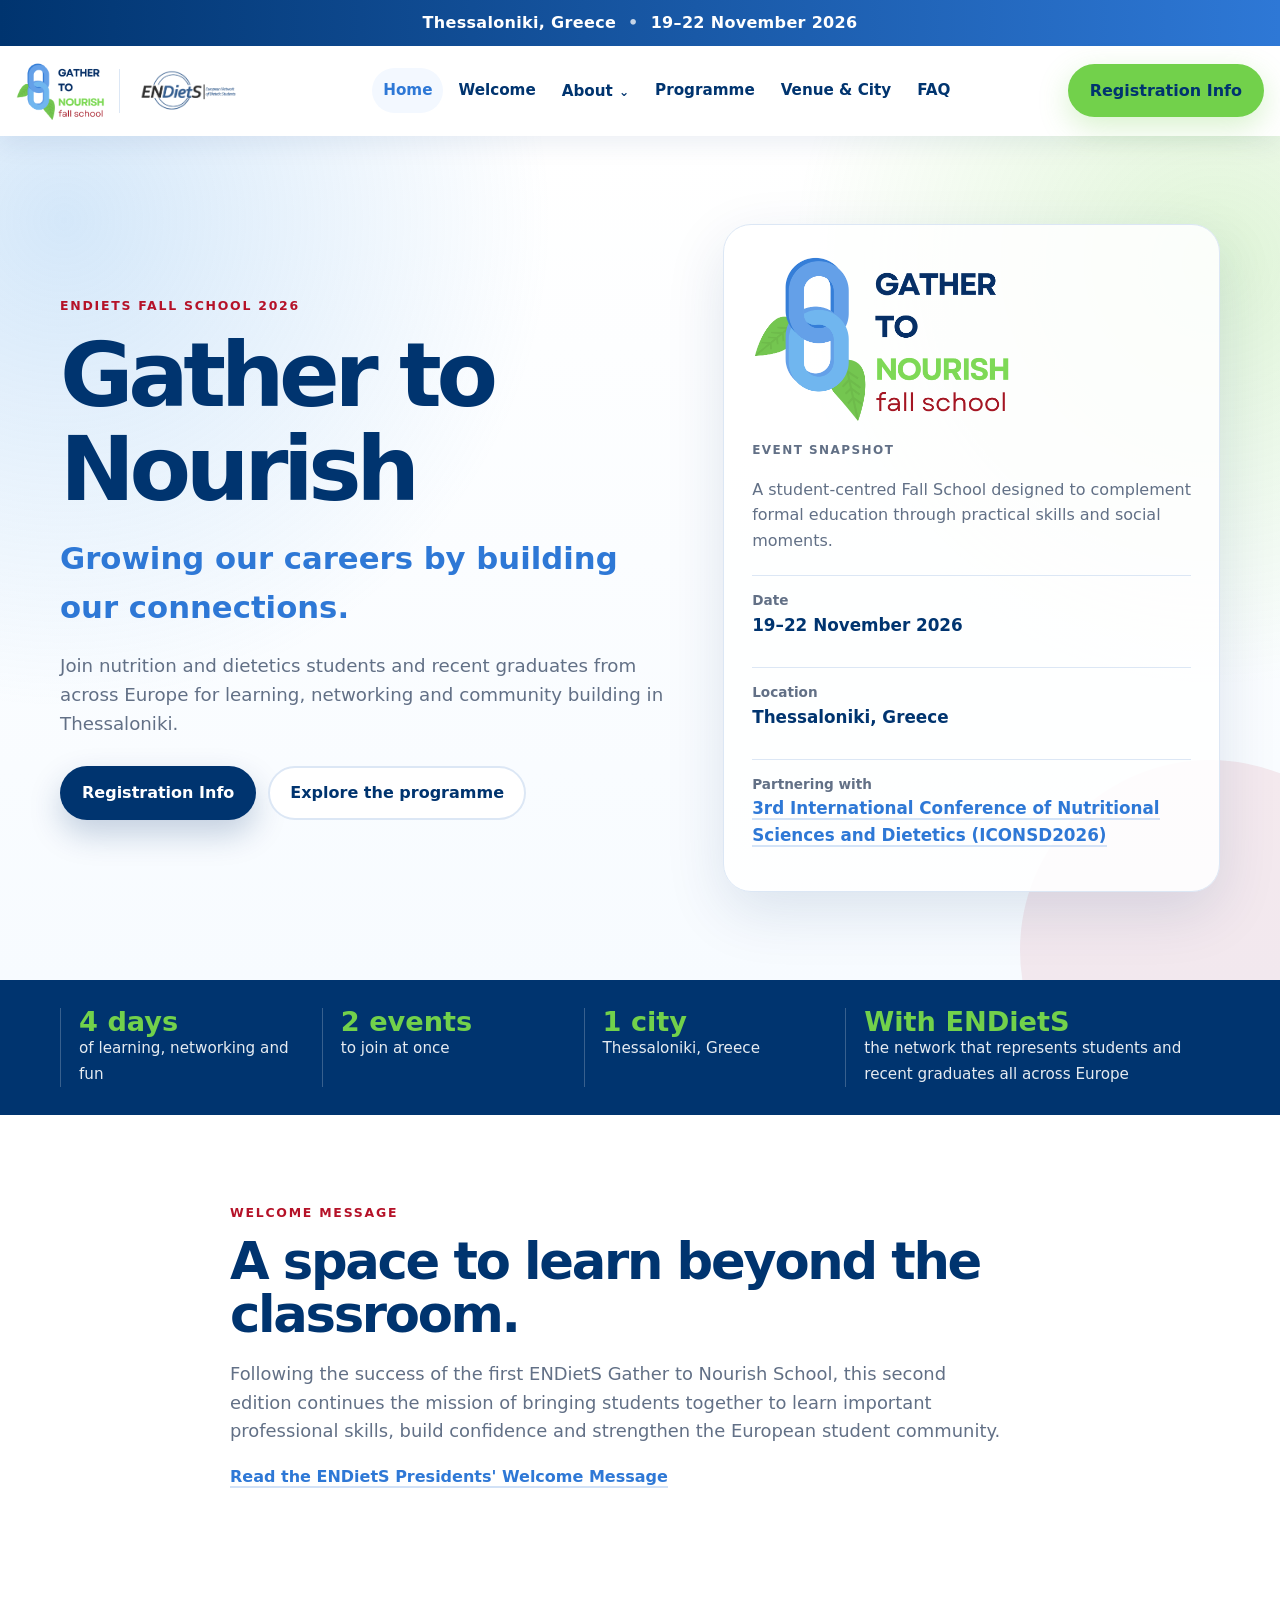
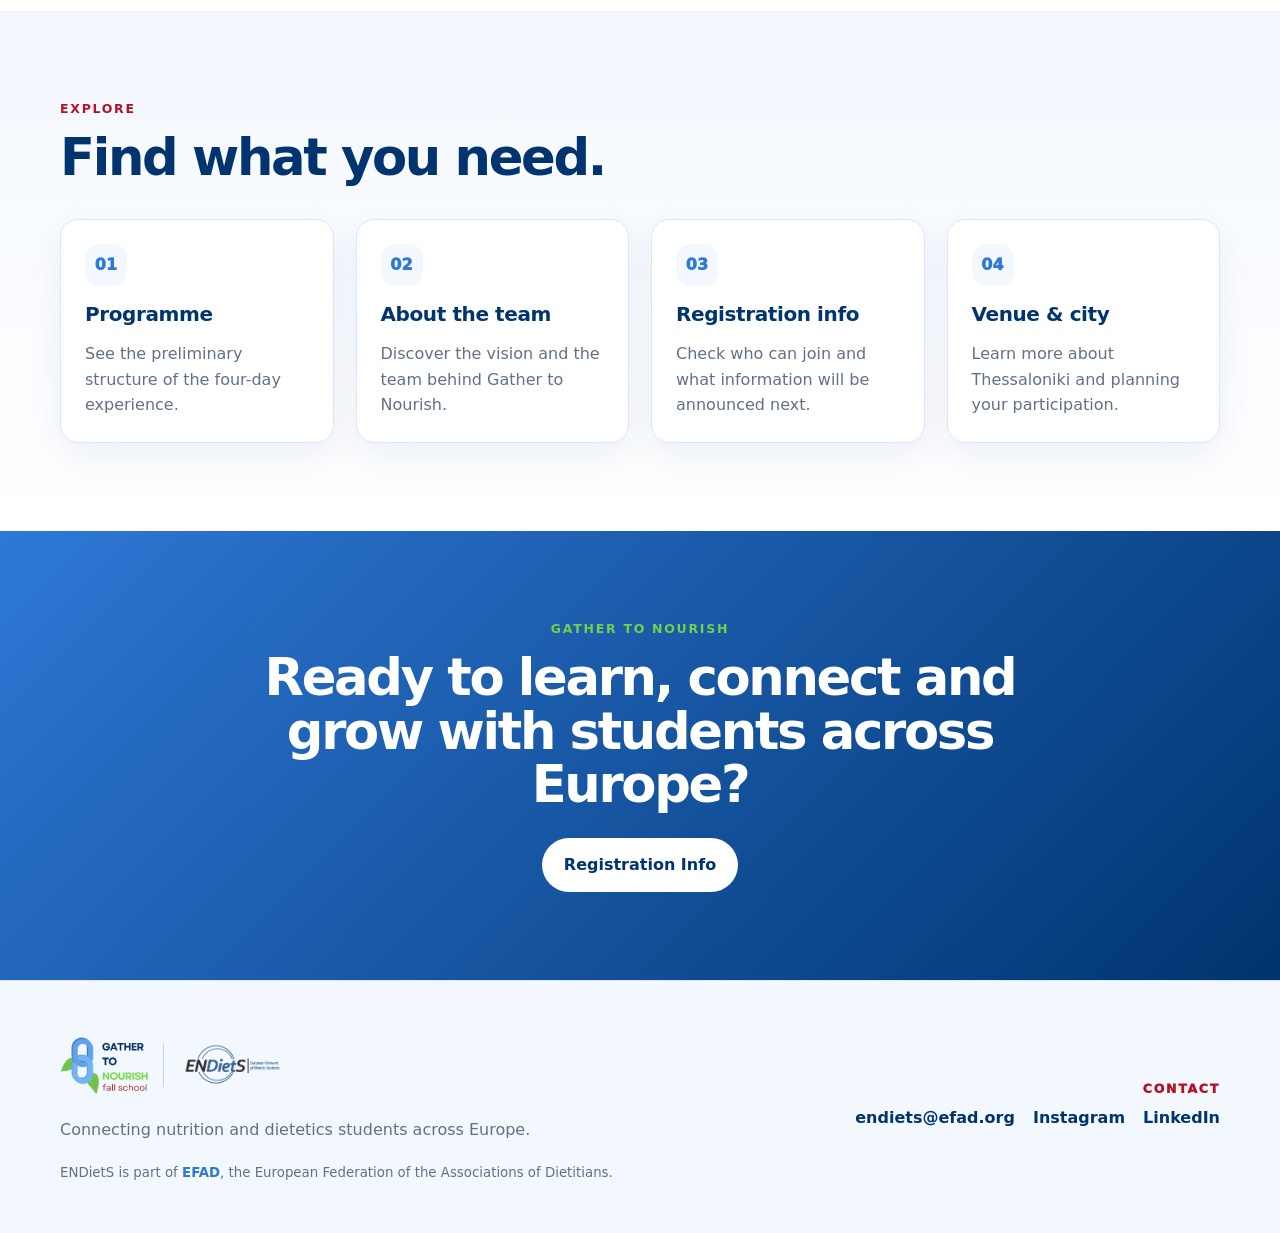
<file: index.html>
<!DOCTYPE html>
<html lang="en">
<head>
  <meta charset="UTF-8" />
  <meta name="viewport" content="width=device-width, initial-scale=1.0" />
  <title>Gather to Nourish - ENDietS Fall School 2026</title>
  <meta name="description" content="Join the ENDietS Gather to Nourish Fall School 2026 in Thessaloniki, Greece (19–22 November). Explore the programme, registration, venue and practical information." />
  <meta property="og:title" content="ENDietS Gather to Nourish School" />
  <meta property="og:description" content="Four days of learning, connection and professional growth for nutrition and dietetics students and recent graduates across Europe." />
  <meta property="og:type" content="website" />
  <link rel="canonical" href="https://endietsfallschool.com/" />
  <link rel="icon" href="assets/favicon.png" type="image/png" />
  <link rel="stylesheet" href="styles.css" />
</head>
<body>
  <a class="skip-link" href="#main">Skip to main content</a>

  <header class="site-header" id="top">
    <div class="announcement">
      <span>Thessaloniki, Greece</span>
      <span>19–22 November 2026</span>
    </div>

    <nav class="navbar" aria-label="Main navigation">
      <a class="brand-stack" href="index.html" aria-label="ENDietS Gather to Nourish home">
        <img class="fall-logo" src="assets/fall-school-logo.png" alt="Gather to Nourish Fall School" />
        <span class="logo-divider" aria-hidden="true"></span>
        <img class="endiets-logo" src="assets/endiets-logo.png" alt="ENDietS - European Network of Dietetic Students" />
      </a>

      <button class="menu-toggle" aria-expanded="false" aria-controls="nav-menu">
        <span class="sr-only">Open menu</span>
        <span></span><span></span><span></span>
      </button>

      <ul class="nav-menu" id="nav-menu">
        <li><a href="index.html" class="is-active">Home</a></li>
        <li><a href="welcome.html">Welcome</a></li>
        <li class="has-submenu">
          <button class="submenu-trigger" type="button" aria-expanded="false">About</button>
          <ul class="submenu" aria-label="About submenu">
            <li><a href="about.html">Gather to Nourish Schools</a></li>
            <li><a href="team.html">ENDietS Team</a></li>
          </ul>
        </li>
        <li><a href="programme.html">Programme</a></li>
        <li><a href="venue.html">Venue &amp; City</a></li>
        <li><a href="faq.html">FAQ</a></li>
      </ul>

      <a class="nav-cta" href="registration.html">Registration Info</a>
    </nav>
  </header>

  <main id="main">
    <section class="hero section-pad">
      <div class="container hero-grid">
        <div class="hero-content">
          <p class="eyebrow">ENDietS Fall School 2026</p>
          <h1>Gather to Nourish</h1>
          <p class="hero-subtitle">Growing our careers by building our connections.</p>
          <p class="hero-text">
            Join nutrition and dietetics students and recent graduates from across Europe for learning, networking and community building in Thessaloniki.
          </p>
          <div class="hero-actions">
            <a class="button button-primary" href="registration.html">Registration Info</a>
            <a class="button button-secondary" href="programme.html">Explore the programme</a>
          </div>
        </div>

        <aside class="hero-card" aria-label="Event snapshot">
          <img class="hero-logo" src="assets/fall-school-logo.png" alt="Gather to Nourish Fall School" />
          <p class="card-label">Event snapshot</p>
          <p>
            A student-centred Fall School designed to complement formal education through practical skills and social moments.
          </p>
          <div class="meta-list">
            <div>
              <span>Date</span>
              <strong>19–22 November 2026</strong>
            </div>
            <div>
              <span>Location</span>
              <strong>Thessaloniki, Greece</strong>
            </div>
            <div>
              <span>Partnering with</span>
              <strong><a class="inline-card-link" href="https://iconsd.eu/" target="_blank" rel="noopener">3rd International Conference of Nutritional Sciences and Dietetics (ICONSD2026)</a></strong>
            </div>
          </div>
        </aside>
      </div>
    </section>

    <section class="stats-strip" aria-label="Event at a glance">
      <div class="container stats-grid">
        <div>
          <strong>4 days</strong>
          <span>of learning, networking and fun</span>
        </div>
        <div>
          <strong>2 events</strong>
          <span>to join at once</span>
        </div>
        <div>
          <strong>1 city</strong>
          <span>Thessaloniki, Greece</span>
        </div>
        <div>
          <strong>With ENDietS</strong>
          <span>the network that represents students and recent graduates all across Europe</span>
        </div>
      </div>
    </section>

    <section class="section-pad">
      <div class="container section-heading narrow">
        <p class="eyebrow">Welcome message</p>
        <h2>A space to learn beyond the classroom.</h2>
        <p>
          Following the success of the first ENDietS Gather to Nourish School, this second edition continues the mission of bringing students together to learn important professional skills, build confidence and strengthen the European student community.
        </p>
        <a class="text-link" href="welcome.html">Read the ENDietS Presidents' Welcome Message</a>
      </div>
    </section>

    <section class="section-pad soft-bg">
      <div class="container">
        <div class="section-heading">
          <p class="eyebrow">Explore</p>
          <h2>Find what you need.</h2>
        </div>
        <div class="cards-grid four">
          <a class="feature-card link-card" href="programme.html">
            <span class="icon">01</span>
            <h3>Programme</h3>
            <p>See the preliminary structure of the four-day experience.</p>
          </a>
          <a class="feature-card link-card" href="team.html">
            <span class="icon">02</span>
            <h3>About the team</h3>
            <p>Discover the vision and the team behind Gather to Nourish.</p>
          </a>
          <a class="feature-card link-card" href="registration.html">
            <span class="icon">03</span>
            <h3>Registration info</h3>
            <p>Check who can join and what information will be announced next.</p>
          </a>
          <a class="feature-card link-card" href="venue.html">
            <span class="icon">04</span>
            <h3>Venue & city</h3>
            <p>Learn more about Thessaloniki and planning your participation.</p>
          </a>
        </div>
      </div>
    </section>

    <section class="final-cta section-pad">
      <div class="container">
        <p class="eyebrow">Gather to Nourish</p>
        <h2>Ready to learn, connect and grow with students across Europe?</h2>
        <a class="button button-light" href="registration.html">Registration Info</a>
      </div>
    </section>

  </main>

  <footer class="site-footer compact-footer">
    <div class="container footer-compact-grid">
      <div>
        <a class="footer-brand" href="index.html" aria-label="ENDietS Gather to Nourish home">
          <img src="assets/fall-school-logo.png" alt="Gather to Nourish Fall School" />
          <span class="logo-divider footer-logo-divider" aria-hidden="true"></span>
          <img src="assets/endiets-logo.png" alt="ENDietS" />
        </a>
        <p>Connecting nutrition and dietetics students across Europe.</p>
        <small>ENDietS is part of <a class="inline-footer-link" href="https://www.efad.org/" target="_blank" rel="noopener">EFAD</a>, the European Federation of the Associations of Dietitians.</small>
      </div>
      <div class="footer-contact-block" aria-label="ENDietS contact links">
        <h3>Contact</h3>
        <div class="footer-contact-inline">
          <a href="mailto:endiets@efad.org?subject=ENDietS%20Gather%20to%20Nourish%20School%20question">endiets@efad.org</a>
          <a href="https://www.instagram.com/_endiets/" target="_blank" rel="noopener">Instagram</a>
          <a href="https://www.linkedin.com/company/endiets/" target="_blank" rel="noopener">LinkedIn</a>
        </div>
      </div>
    </div>
  </footer>

  <script src="script.js"></script>
</body>
</html>
</file>
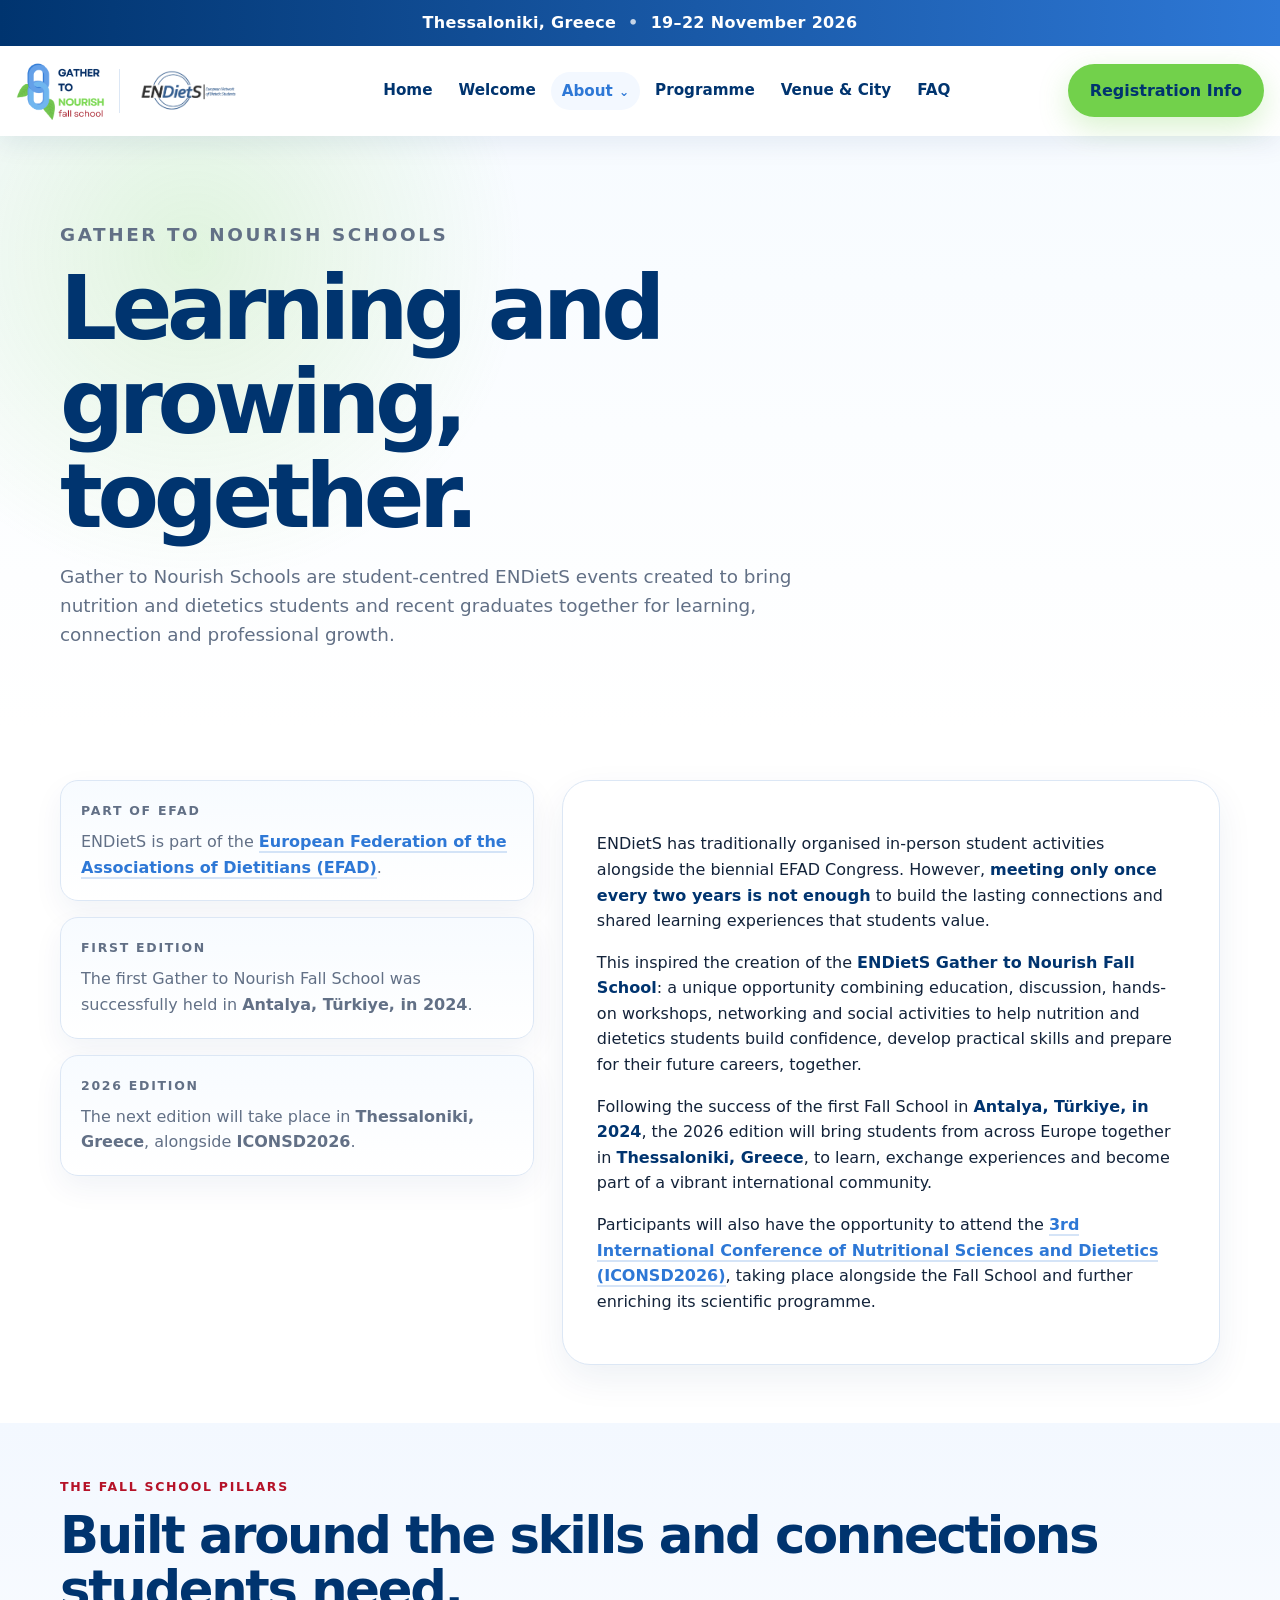
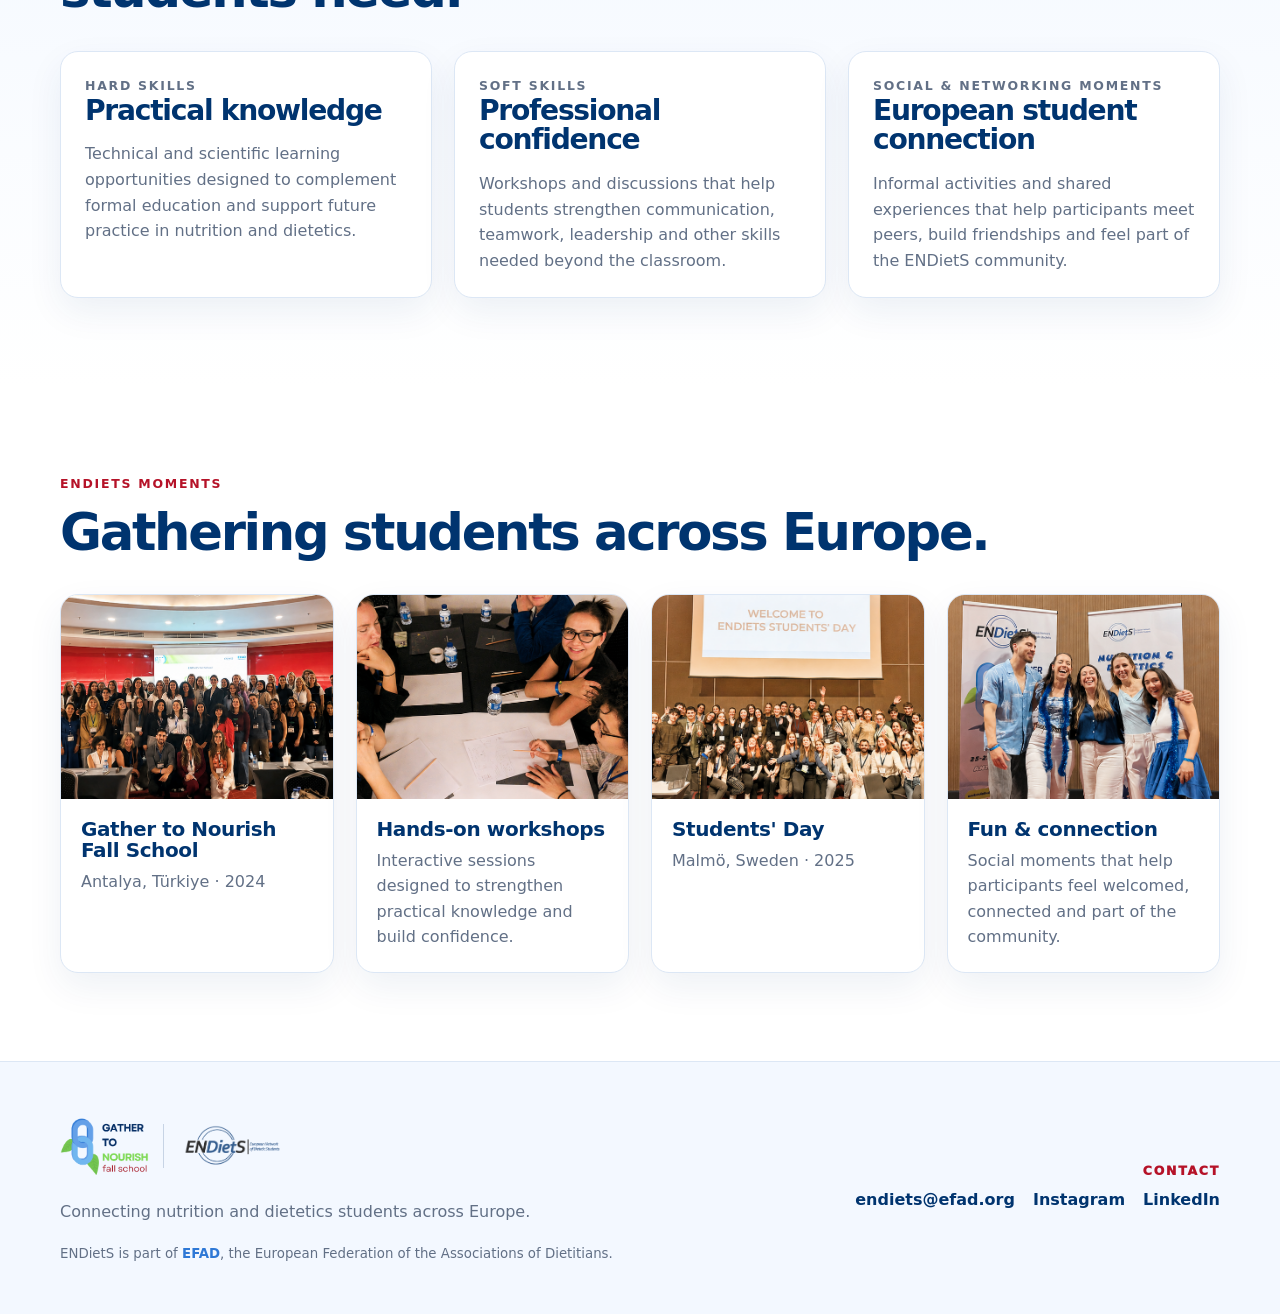
<file: about.html>
<!DOCTYPE html>
<html lang="en">
<head>
  <meta charset="UTF-8" />
  <meta name="viewport" content="width=device-width, initial-scale=1.0" />
  <title>Gather to Nourish Schools | ENDietS</title>
  <meta name="description" content="About the ENDietS Gather to Nourish Schools and the 2026 edition in Thessaloniki." />
  <meta property="og:title" content="ENDietS Gather to Nourish" />
  <meta property="og:description" content="The ENDietS Gather to Nourish Fall School brings nutrition and dietetics students and recent graduates together in Thessaloniki, Greece." />
  <meta property="og:type" content="website" />
  <link rel="icon" href="assets/favicon.png" type="image/png" />
  <link rel="stylesheet" href="styles.css" />
</head>
<body>
  <a class="skip-link" href="#main">Skip to main content</a>

  <header class="site-header" id="top">
    <div class="announcement">
      <span>Thessaloniki, Greece</span>
      <span>19–22 November 2026</span>
    </div>

    <nav class="navbar" aria-label="Main navigation">
      <a class="brand-stack" href="index.html" aria-label="ENDietS Gather to Nourish home">
        <img class="fall-logo" src="assets/fall-school-logo.png" alt="Gather to Nourish Fall School" />
        <span class="logo-divider" aria-hidden="true"></span>
        <img class="endiets-logo" src="assets/endiets-logo.png" alt="ENDietS - European Network of Dietetic Students" />
      </a>

      <button class="menu-toggle" aria-expanded="false" aria-controls="nav-menu">
        <span class="sr-only">Open menu</span>
        <span></span><span></span><span></span>
      </button>

      <ul class="nav-menu" id="nav-menu">
        <li><a href="index.html">Home</a></li>
        <li><a href="welcome.html">Welcome</a></li>
        <li class="has-submenu">
          <button class="submenu-trigger is-active" type="button" aria-expanded="false">About</button>
          <ul class="submenu" aria-label="About submenu">
            <li><a href="about.html" class="is-active">Gather to Nourish Schools</a></li>
            <li><a href="team.html">ENDietS Team</a></li>
          </ul>
        </li>
        <li><a href="programme.html">Programme</a></li>
        <li><a href="venue.html">Venue &amp; City</a></li>
        <li><a href="faq.html">FAQ</a></li>
      </ul>

      <a class="nav-cta" href="registration.html">Registration Info</a>
    </nav>
  </header>

  <main id="main">
    <section class="page-hero">
      <div class="container">
        <p class="eyebrow">Gather to Nourish Schools</p>
        <h1>Learning and growing, together.</h1>
        <p>
          Gather to Nourish Schools are student-centred ENDietS events created to bring nutrition and dietetics students and recent graduates together for learning, connection and professional growth.
        </p>
      </div>
    </section>

    <section class="section-pad story-section">
      <div class="container story-layout">
        <aside class="story-side-note">
          <div class="story-fact">
            <p class="eyebrow">Part of EFAD</p>
            <p>ENDietS is part of the <a class="inline-card-link" href="https://www.efad.org/" target="_blank" rel="noopener">European Federation of the Associations of Dietitians (EFAD)</a>.</p>
          </div>
          <div class="story-fact">
            <p class="eyebrow">First edition</p>
            <p>The first Gather to Nourish Fall School was successfully held in <strong>Antalya, Türkiye, in 2024</strong>.</p>
          </div>
          <div class="story-fact">
            <p class="eyebrow">2026 edition</p>
            <p>The next edition will take place in <strong>Thessaloniki, Greece</strong>, alongside <strong>ICONSD2026</strong>.</p>
          </div>
        </aside>
        <div class="rich-text story-text">
          <p>
            ENDietS has traditionally organised in-person student activities alongside the biennial EFAD Congress. However, <strong>meeting only once every two years is not enough</strong> to build the lasting connections and shared learning experiences that students value.
          </p>
          <p>
            This inspired the creation of the <strong>ENDietS Gather to Nourish Fall School</strong>: a unique opportunity combining education, discussion, hands-on workshops, networking and social activities to help nutrition and dietetics students build confidence, develop practical skills and prepare for their future careers, together.
          </p>
          <p>
            Following the success of the first Fall School in <strong>Antalya, Türkiye, in 2024</strong>, the 2026 edition will bring students from across Europe together in <strong>Thessaloniki, Greece</strong>, to learn, exchange experiences and become part of a vibrant international community.
          </p>
          <p>
            Participants will also have the opportunity to attend the <a class="inline-card-link" href="https://iconsd.eu/" target="_blank" rel="noopener">3rd International Conference of Nutritional Sciences and Dietetics (ICONSD2026)</a>, taking place alongside the Fall School and further enriching its scientific programme.
          </p>
        </div>
      </div>
    </section>

    <section class="section-pad soft-bg">
      <div class="container section-heading">
        <p class="eyebrow">The Fall School pillars</p>
        <h2>Built around the skills and connections students need.</h2>
      </div>
      <div class="container cards-grid three">
        <article class="content-card pillar-card">
          <p class="eyebrow">Hard Skills</p>
          <h2>Practical knowledge</h2>
          <p>Technical and scientific learning opportunities designed to complement formal education and support future practice in nutrition and dietetics.</p>
        </article>
        <article class="content-card pillar-card">
          <p class="eyebrow">Soft Skills</p>
          <h2>Professional confidence</h2>
          <p>Workshops and discussions that help students strengthen communication, teamwork, leadership and other skills needed beyond the classroom.</p>
        </article>
        <article class="content-card pillar-card">
          <p class="eyebrow">Social & Networking Moments</p>
          <h2>European student connection</h2>
          <p>Informal activities and shared experiences that help participants meet peers, build friendships and feel part of the ENDietS community.</p>
        </article>
      </div>
    </section>

    <section class="section-pad">
      <div class="container section-heading">
        <p class="eyebrow">ENDietS moments</p>
        <h2>Gathering students across Europe.</h2>
      </div>
      <div class="container photo-grid">
        <article class="photo-card">
          <img src="assets/about-fall-school.png" alt="Group photo from the ENDietS Gather to Nourish Fall School" />
          <h3>Gather to Nourish Fall School</h3>
          <p>Antalya, Türkiye · 2024</p>
        </article>
        <article class="photo-card">
          <img src="assets/about-workshop.png" alt="Students taking part in a workshop session" />
          <h3>Hands-on workshops</h3>
          <p>Interactive sessions designed to strengthen practical knowledge and build confidence.</p>
        </article>
        <article class="photo-card">
          <img src="assets/about-students-day.png" alt="ENDietS Students' Day group photo" />
          <h3>Students' Day</h3>
          <p>Malmö, Sweden · 2025</p>
        </article>
        <article class="photo-card">
          <img src="assets/about-fun.png" alt="ENDietS participants enjoying a fun social moment" />
          <h3>Fun & connection</h3>
          <p>Social moments that help participants feel welcomed, connected and part of the community.</p>
        </article>
      </div>
    </section>

  </main>

  <footer class="site-footer compact-footer">
    <div class="container footer-compact-grid">
      <div>
        <a class="footer-brand" href="index.html" aria-label="ENDietS Gather to Nourish home">
          <img src="assets/fall-school-logo.png" alt="Gather to Nourish Fall School" />
          <span class="logo-divider footer-logo-divider" aria-hidden="true"></span>
          <img src="assets/endiets-logo.png" alt="ENDietS" />
        </a>
        <p>Connecting nutrition and dietetics students across Europe.</p>
        <small>ENDietS is part of <a class="inline-footer-link" href="https://www.efad.org/" target="_blank" rel="noopener">EFAD</a>, the European Federation of the Associations of Dietitians.</small>
      </div>
      <div class="footer-contact-block" aria-label="ENDietS contact links">
        <h3>Contact</h3>
        <div class="footer-contact-inline">
          <a href="mailto:endiets@efad.org?subject=ENDietS%20Gather%20to%20Nourish%20School%20question">endiets@efad.org</a>
          <a href="https://www.instagram.com/_endiets/" target="_blank" rel="noopener">Instagram</a>
          <a href="https://www.linkedin.com/company/endiets/" target="_blank" rel="noopener">LinkedIn</a>
        </div>
      </div>
    </div>
  </footer>

  <script src="script.js"></script>
</body>
</html>
</file>
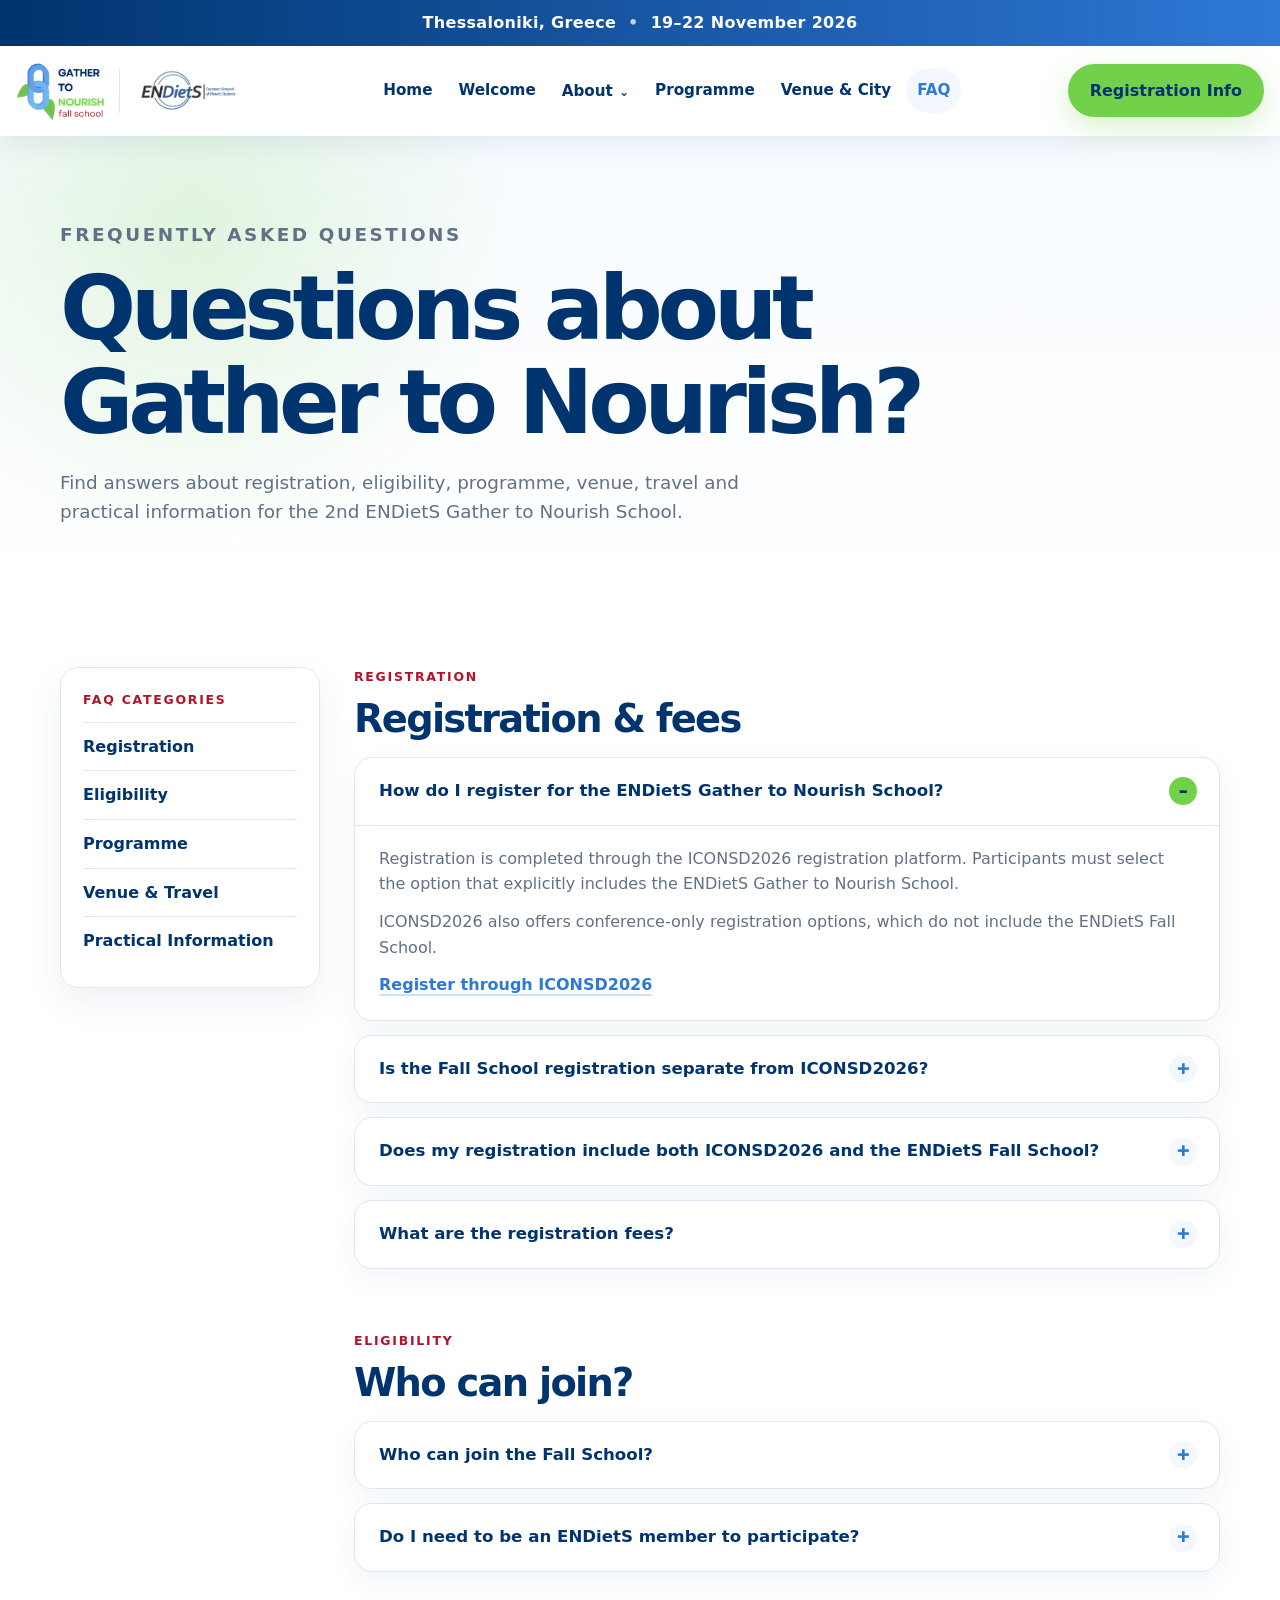
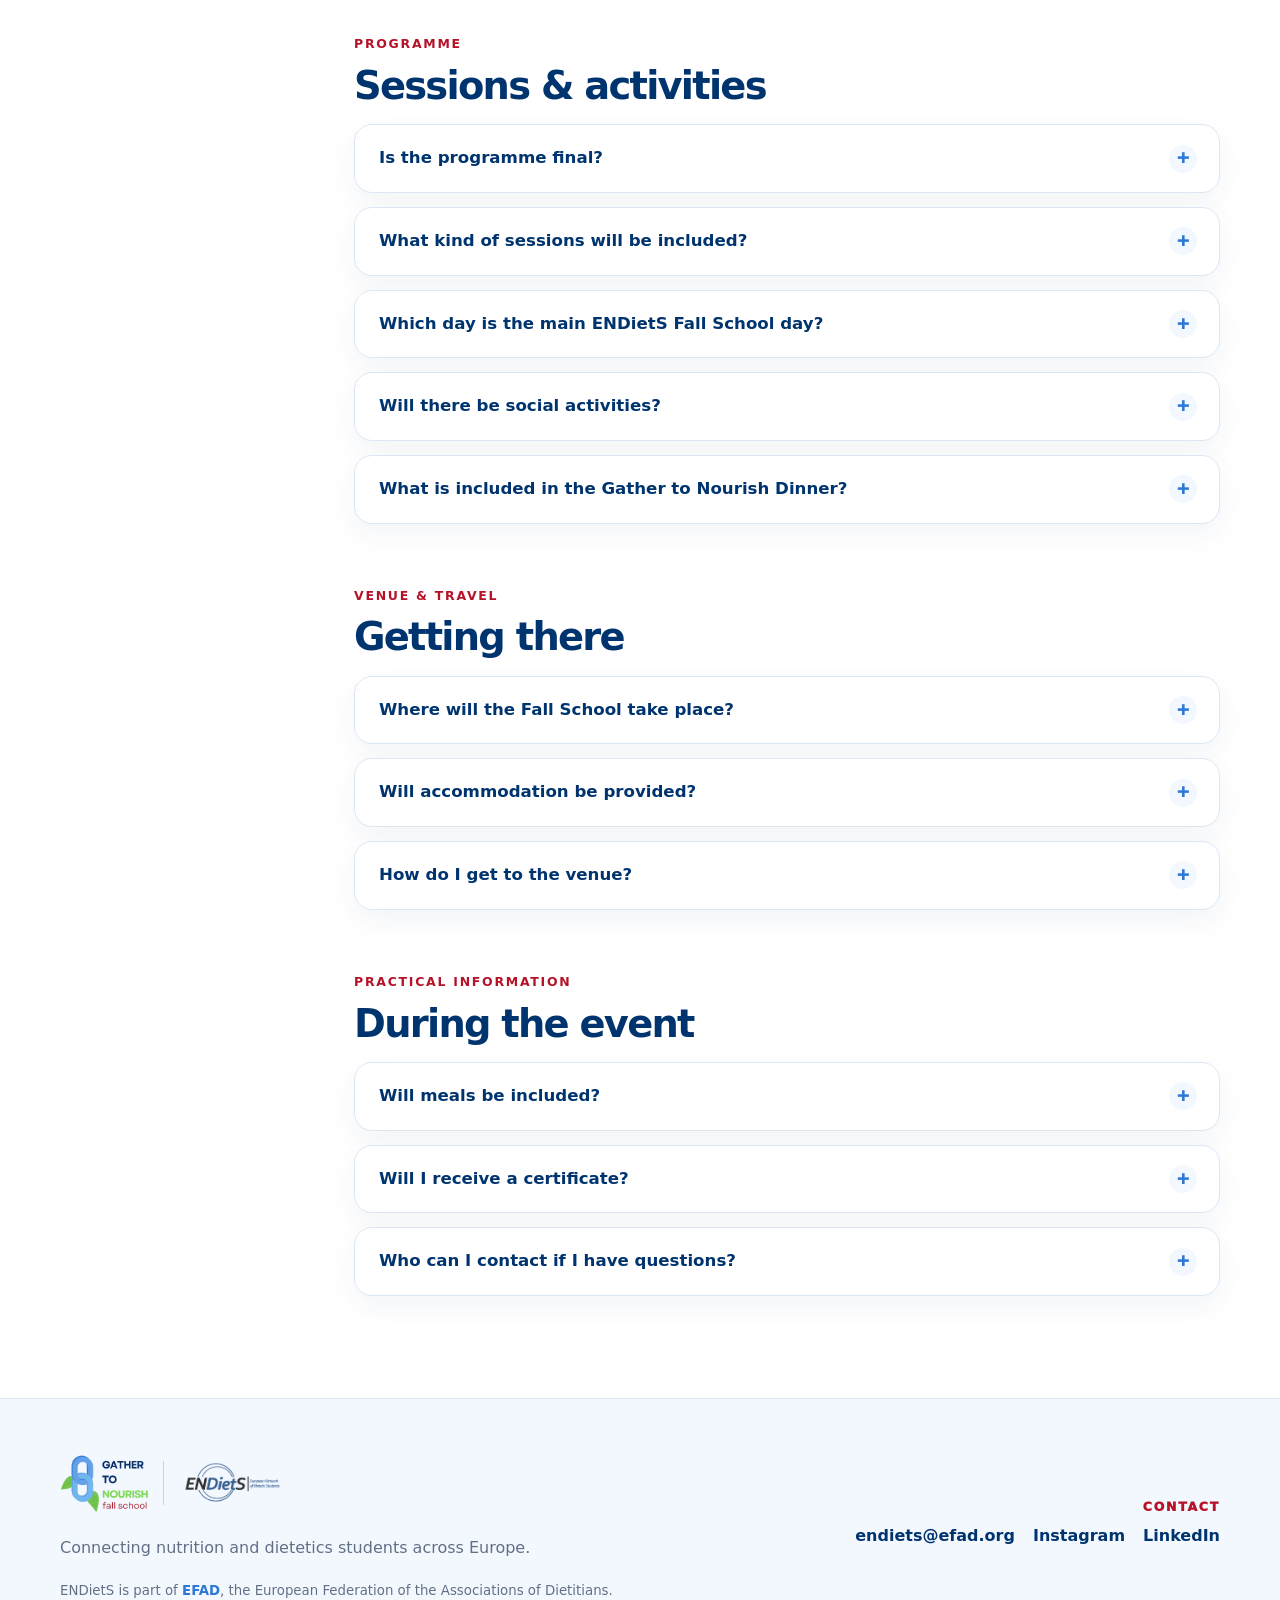
<file: faq.html>
<!DOCTYPE html>
<html lang="en">
<head>
  <meta charset="UTF-8" />
  <meta name="viewport" content="width=device-width, initial-scale=1.0" />
  <title>FAQ | ENDietS Gather to Nourish</title>
  <meta name="description" content="Frequently asked questions about the ENDietS Gather to Nourish Fall School in Thessaloniki, Greece." />
  <meta property="og:title" content="FAQ | ENDietS Gather to Nourish" />
  <meta property="og:description" content="Frequently asked questions about the ENDietS Gather to Nourish Fall School in Thessaloniki, Greece." />
  <meta property="og:type" content="website" />
  <link rel="icon" href="assets/favicon.png" type="image/png" />
  <link rel="stylesheet" href="styles.css" />
</head>
<body>
<a class="skip-link" href="#main">Skip to main content</a>
<header class="site-header" id="top"><div class="announcement"><span>Thessaloniki, Greece</span><span>19–22 November 2026</span></div>
<nav class="navbar" aria-label="Main navigation"><a class="brand-stack" href="index.html" aria-label="ENDietS Gather to Nourish home"><img class="fall-logo" src="assets/fall-school-logo.png" alt="Gather to Nourish Fall School" /><span class="logo-divider" aria-hidden="true"></span><img class="endiets-logo" src="assets/endiets-logo.png" alt="ENDietS - European Network of Dietetic Students" /></a>
<button class="menu-toggle" aria-expanded="false" aria-controls="nav-menu"><span class="sr-only">Open menu</span><span></span><span></span><span></span></button>
<ul class="nav-menu" id="nav-menu"><li><a href="index.html">Home</a></li><li><a href="welcome.html">Welcome</a></li><li class="has-submenu"><button class="submenu-trigger" type="button" aria-expanded="false">About</button><ul class="submenu" aria-label="About submenu"><li><a href="about.html">Gather to Nourish Schools</a></li><li><a href="team.html">ENDietS Team</a></li></ul></li><li><a href="programme.html">Programme</a></li><li><a href="venue.html">Venue &amp; City</a></li><li><a href="faq.html" class="is-active">FAQ</a></li></ul><a class="nav-cta" href="registration.html">Registration Info</a></nav></header>

<main id="main">
  <section class="page-hero faq-hero">
    <div class="container">
      <p class="eyebrow">Frequently Asked Questions</p>
      <h1>Questions about Gather to Nourish?</h1>
      <p>Find answers about registration, eligibility, programme, venue, travel and practical information for the 2nd ENDietS Gather to Nourish School.</p>
    </div>
  </section>

  <section class="section-pad faq-section">
    <div class="container faq-layout">
      <aside class="faq-sidebar" aria-label="FAQ categories">
        <p class="eyebrow">FAQ categories</p>
        <a href="#registration">Registration</a>
        <a href="#eligibility">Eligibility</a>
        <a href="#programme">Programme</a>
        <a href="#venue-travel">Venue &amp; Travel</a>
        <a href="#practical">Practical Information</a>
      </aside>

      <div class="faq-content">
        <section class="faq-category" id="registration">
          <div class="faq-category-heading">
            <p class="eyebrow">Registration</p>
            <h2>Registration &amp; fees</h2>
          </div>

          <details class="faq-accordion" open>
            <summary>How do I register for the ENDietS Gather to Nourish School?</summary>
            <div>
              <p>Registration is completed through the ICONSD2026 registration platform. Participants must select the option that explicitly includes the ENDietS Gather to Nourish School.</p>
              <p>ICONSD2026 also offers conference-only registration options, which do not include the ENDietS Fall School.</p>
              <p><a class="text-link" href="https://iconsd.eu/endiets" target="_blank" rel="noopener">Register through ICONSD2026</a></p>
            </div>
          </details>

          <details class="faq-accordion">
            <summary>Is the Fall School registration separate from ICONSD2026?</summary>
            <div>
              <p>No. The Fall School takes place alongside ICONSD2026, and participants register through the ICONSD2026 platform. Please select the combined registration option that includes the ENDietS Fall School.</p>
            </div>
          </details>

          <details class="faq-accordion">
            <summary>Does my registration include both ICONSD2026 and the ENDietS Fall School?</summary>
            <div>
              <p>Yes, if you choose the ICONSD2026 + ENDietS Fall School registration option. Conference-only registration does not include access to the ENDietS Fall School programme.</p>
            </div>
          </details>

          <details class="faq-accordion">
            <summary>What are the registration fees?</summary>
            <div>
              <p><strong>Undergraduate students:</strong><br>Early Bird: <strong>€100</strong><br>Regular: <strong>€130</strong></p>
              <p><strong>Regular participants (non-undergraduate):</strong><br>Early Bird: <strong>€150</strong><br>Regular: <strong>€190</strong></p>
              <p><strong>HDNA members:</strong><br>Early Bird: <strong>€130</strong><br>Regular: <strong>€160</strong></p>
              <p>Early Bird registration was extended until <strong>31 October 2026</strong>. Regular registration applies from <strong>1 November 2026</strong>.</p>
              <p>Conference-only registration is also available. To attend the Fall School, select the option explicitly including ENDietS Fall School.</p>
              <p><a class="text-link" href="https://iconsd.eu/endiets" target="_blank" rel="noopener">View registration options</a></p>
            </div>
          </details>
        </section>

        <section class="faq-category" id="eligibility">
          <div class="faq-category-heading">
            <p class="eyebrow">Eligibility</p>
            <h2>Who can join?</h2>
          </div>

          <details class="faq-accordion">
            <summary>Who can join the Fall School?</summary>
            <div>
              <p>The Fall School is open to nutrition and dietetics students at all levels, from Bachelor’s to PhD, as well as recent graduates.</p>
            </div>
          </details>

          <details class="faq-accordion">
            <summary>Do I need to be an ENDietS member to participate?</summary>
            <div>
              <p>You do not need to be a registered ENDietS member to attend the Fall School. However, to receive updates about the Fall School and other ENDietS activities directly in your inbox, we recommend registering as a member for free.</p>
              <p><a class="text-link" href="https://efad.us11.list-manage.com/subscribe?u=9a0dbd5516b888b8af404926f&amp;id=feedf20dc1" target="_blank" rel="noopener">Become an ENDietS member</a></p>
            </div>
          </details>
        </section>

        <section class="faq-category" id="programme">
          <div class="faq-category-heading">
            <p class="eyebrow">Programme</p>
            <h2>Sessions &amp; activities</h2>
          </div>

          <details class="faq-accordion">
            <summary>Is the programme final?</summary>
            <div>
              <p>No. The programme is preliminary and may be subject to changes. Some session titles and speakers have now been confirmed, while others will be announced later.</p>
              <p>Explore the <a class="text-link" href="programme.html">preliminary programme and schedule</a>.</p>
            </div>
          </details>

          <details class="faq-accordion">
            <summary>What kind of sessions will be included?</summary>
            <div>
              <p>The programme includes ENDietS-led sessions, practical workshops, career-focused discussions, networking moments and opportunities to attend ICONSD2026.</p>
            </div>
          </details>

          <details class="faq-accordion">
            <summary>Which day is the main ENDietS Fall School day?</summary>
            <div>
              <p>Thursday, 19 November, is the main ENDietS Fall School day, with a full student-centred programme.</p>
            </div>
          </details>

          <details class="faq-accordion">
            <summary>Will there be social activities?</summary>
            <div>
              <p>Yes. The only organised social activity is the optional <strong>Gather to Nourish Dinner</strong> on Thursday, 19 November, at <strong>19:30</strong> at Kivotos ton Gefseon, Patriarchou Ioakim 26, Thessaloniki.</p>
              <p>The dinner costs <strong>€25 per person</strong>, is not included in the Fall School registration, and requires a separate RSVP by <strong>18 November 2026</strong>. Payment is accepted in advance via Revolut or in cash (euros only) on the day.</p>
              <p><a class="text-link" href="https://forms.gle/qeAt8tgJfsnvQiZa9" target="_blank" rel="noopener">RSVP for the Dinner</a></p>
            </div>
          </details>

          <details class="faq-accordion">
            <summary>What is included in the Gather to Nourish Dinner?</summary>
            <div>
              <p>A single fixed shared menu, served per four people, includes bread, salad, three appetizers, a mixed meat platter, one soft drink and dessert. Please indicate food allergies or intolerances in the RSVP form. Dietary accommodations are subject to confirmation by the restaurant.</p>
              <p>The dinner is organised by ENDietS, independently of the congress organisation agency. Questions: <a class="text-link" href="mailto:endiets@efad.org">endiets@efad.org</a>.</p>
            </div>
          </details>
        </section>

        <section class="faq-category" id="venue-travel">
          <div class="faq-category-heading">
            <p class="eyebrow">Venue &amp; Travel</p>
            <h2>Getting there</h2>
          </div>

          <details class="faq-accordion">
            <summary>Where will the Fall School take place?</summary>
            <div>
              <p>The Fall School will take place at the A.U.Th. Research Dissemination Center, KEDEA, in Thessaloniki, Greece, alongside ICONSD2026.</p>
            </div>
          </details>

          <details class="faq-accordion">
            <summary>Will accommodation be provided?</summary>
            <div>
              <p>Accommodation is not included in the registration fee, and participants are responsible for arranging their own stay. Accommodation recommendations may be shared closer to the event.</p>
            </div>
          </details>

          <details class="faq-accordion">
            <summary>How do I get to the venue?</summary>
            <div>
              <p>The venue is located on the Aristotle University campus and is accessible by public transport. A detailed travel guide will be shared closer to the event.</p>
            </div>
          </details>
        </section>

        <section class="faq-category" id="practical">
          <div class="faq-category-heading">
            <p class="eyebrow">Practical Information</p>
            <h2>During the event</h2>
          </div>

          <details class="faq-accordion">
            <summary>Will meals be included?</summary>
            <div>
              <p>Full meals are not included. Coffee breaks will be provided during the programme. The optional Thursday dinner requires a separate RSVP and costs €25 per person.</p>
            </div>
          </details>

          <details class="faq-accordion">
            <summary>Will I receive a certificate?</summary>
            <div>
              <p>Participants of the ENDietS Gather to Nourish School will receive a certificate of participation for the Fall School and its activities.</p>
            </div>
          </details>

          <details class="faq-accordion">
            <summary>Who can I contact if I have questions?</summary>
            <div>
              <p>For questions about the ENDietS Gather to Nourish School, please contact <a class="text-link" href="mailto:endiets@efad.org?subject=ENDietS%20Gather%20to%20Nourish%20School%20question">endiets@efad.org</a>.</p>
            </div>
          </details>
        </section>
      </div>
    </div>
  </section>
</main>

<footer class="site-footer compact-footer">
  <div class="container footer-compact-grid">
    <div>
      <a class="footer-brand" href="index.html" aria-label="ENDietS Gather to Nourish home">
        <img src="assets/fall-school-logo.png" alt="Gather to Nourish Fall School" />
        <span class="logo-divider footer-logo-divider" aria-hidden="true"></span>
        <img src="assets/endiets-logo.png" alt="ENDietS" />
      </a>
      <p>Connecting nutrition and dietetics students across Europe.</p>
      <small>ENDietS is part of <a class="inline-footer-link" href="https://www.efad.org/" target="_blank" rel="noopener">EFAD</a>, the European Federation of the Associations of Dietitians.</small>
    </div>
    <div class="footer-contact-block" aria-label="ENDietS contact links">
      <h3>Contact</h3>
      <div class="footer-contact-inline">
        <a href="mailto:endiets@efad.org?subject=ENDietS%20Gather%20to%20Nourish%20School%20question">endiets@efad.org</a>
        <a href="https://www.instagram.com/_endiets/" target="_blank" rel="noopener">Instagram</a>
        <a href="https://www.linkedin.com/company/endiets/" target="_blank" rel="noopener">LinkedIn</a>
      </div>
    </div>
  </div>
</footer>
<script src="script.js"></script>
</body>
</html>
</file>
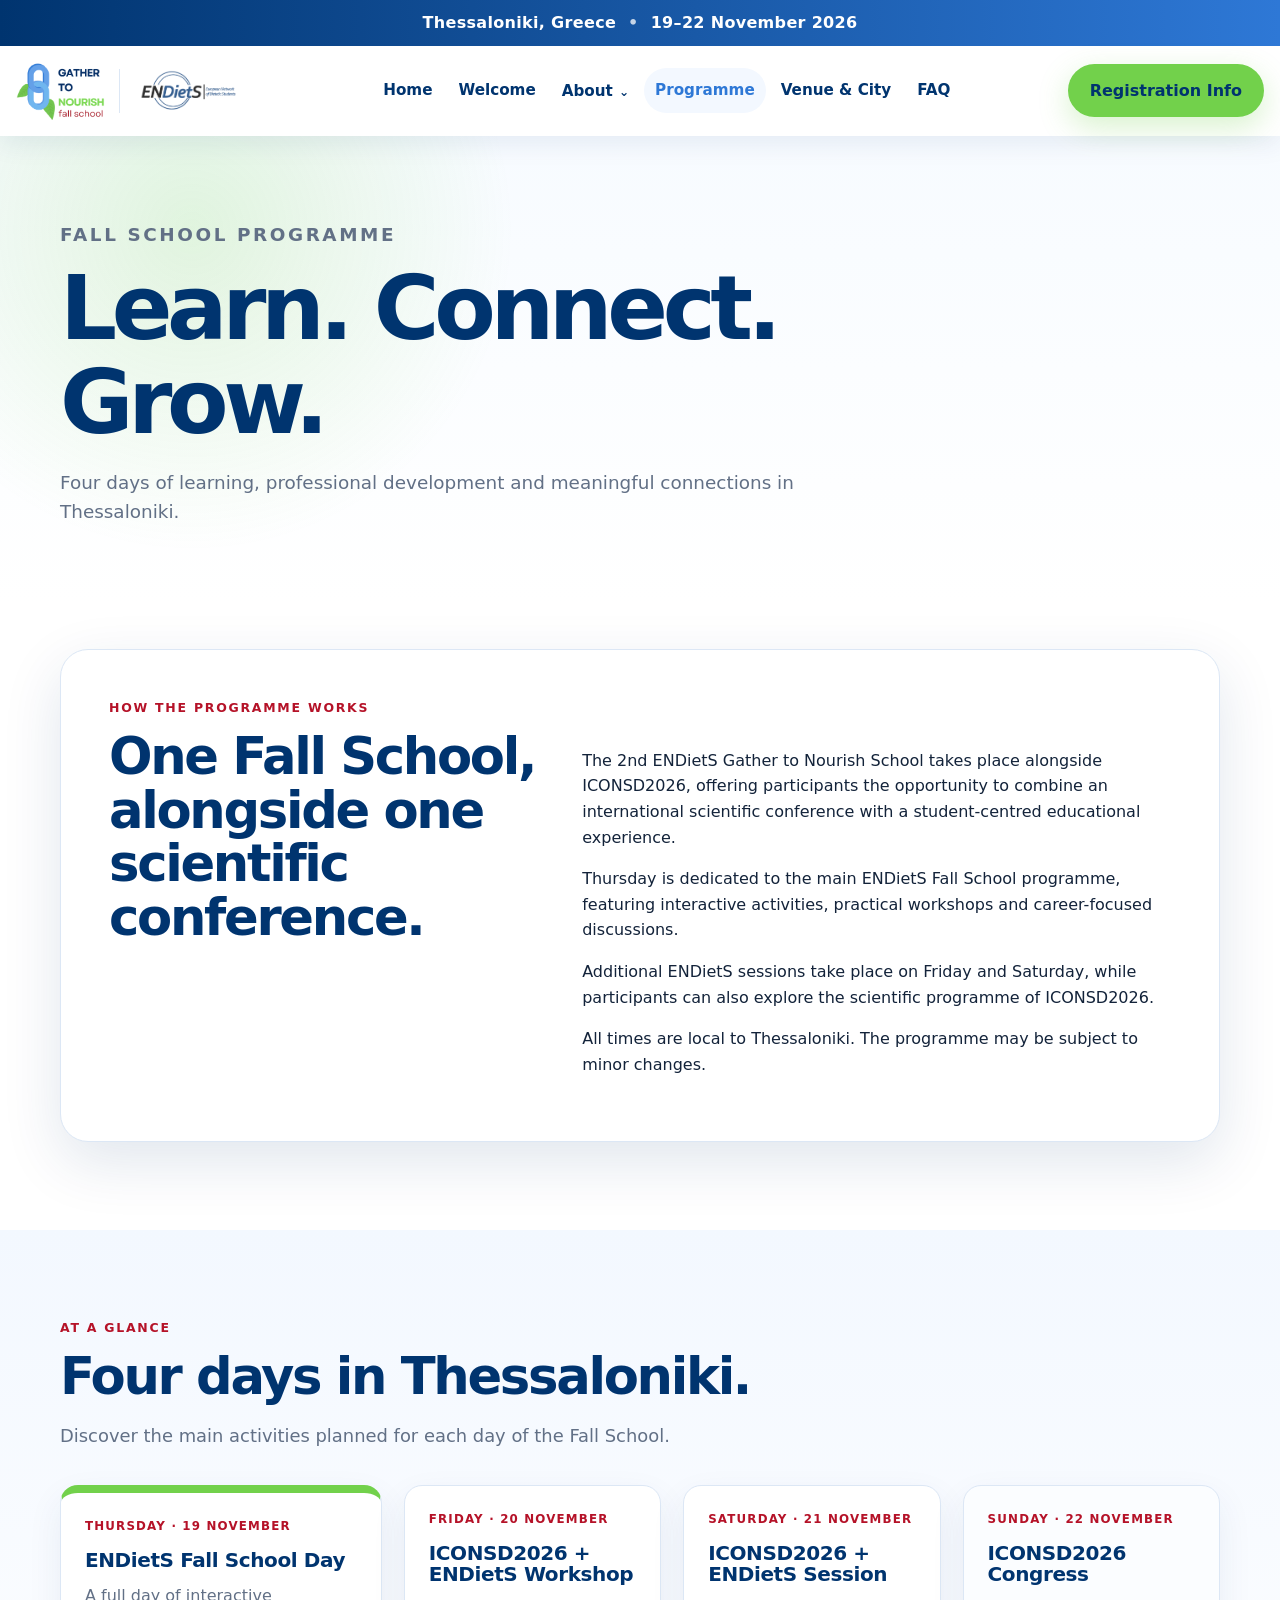
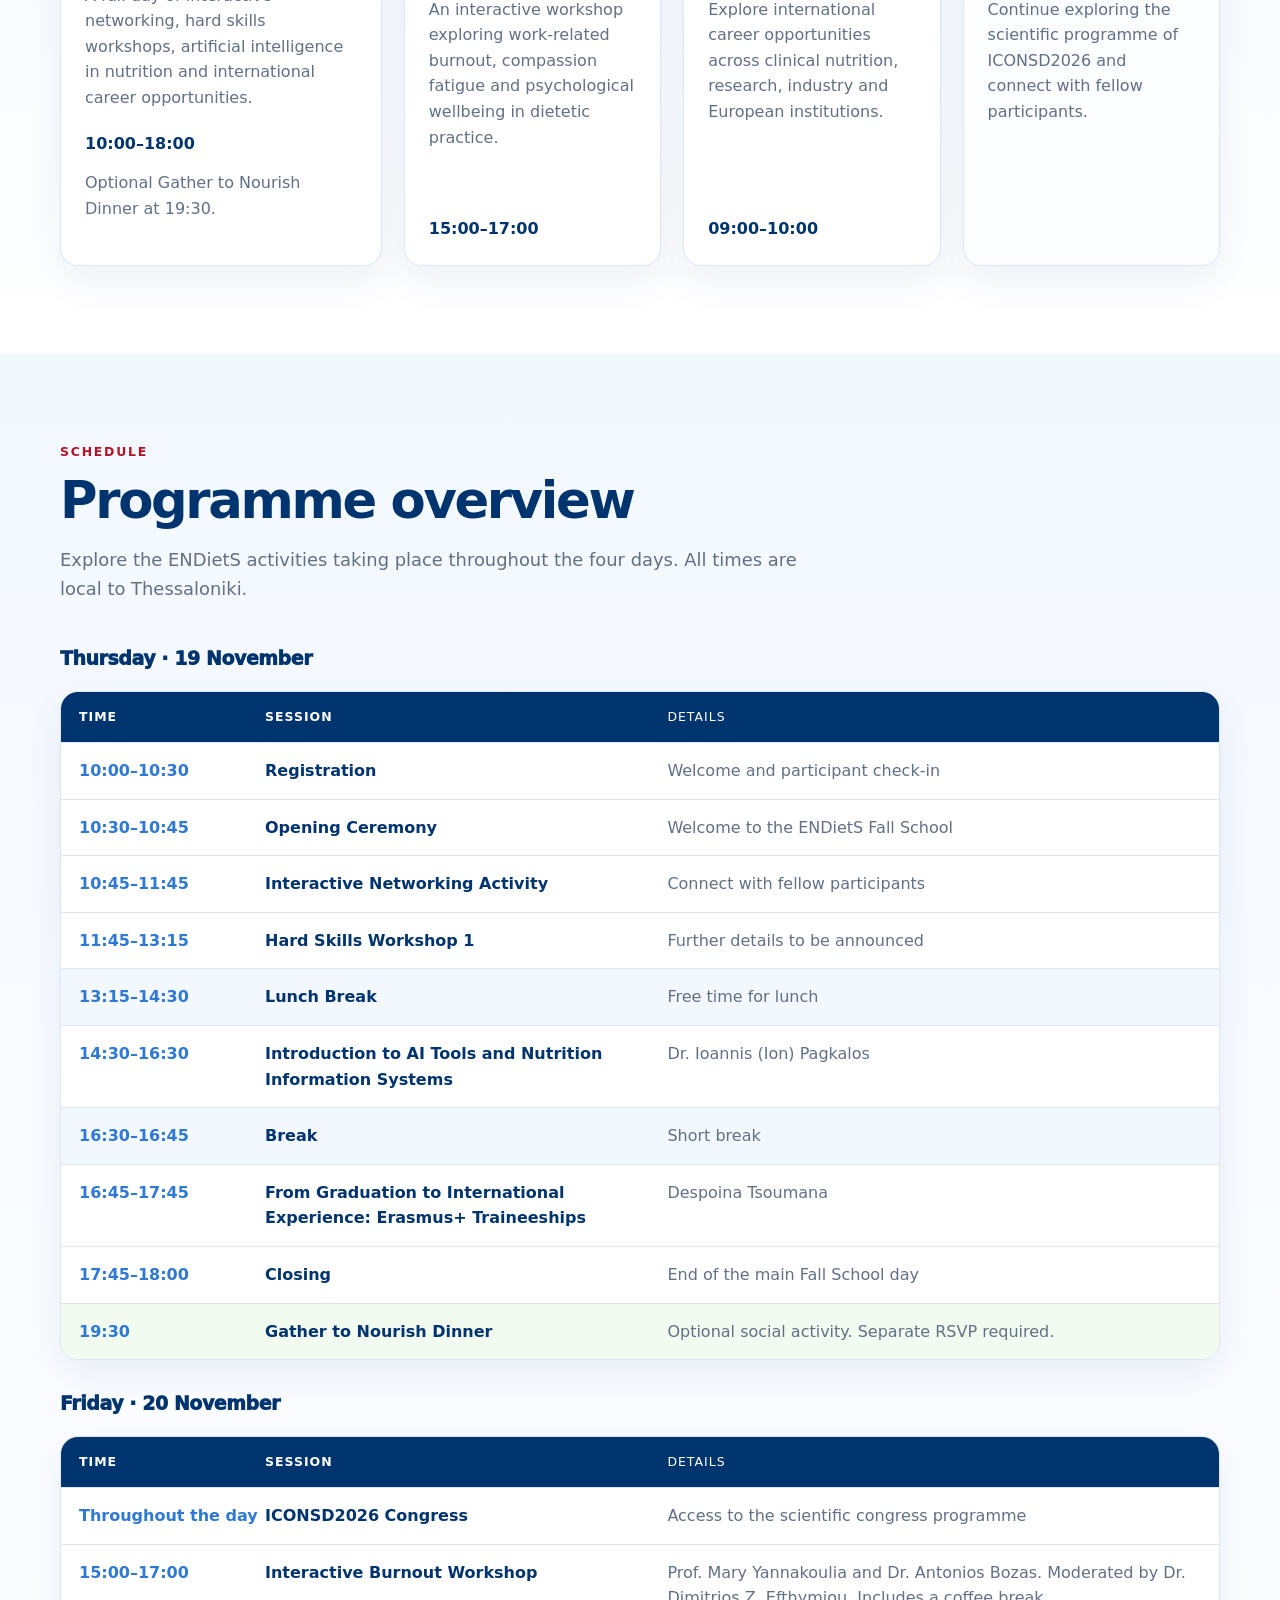
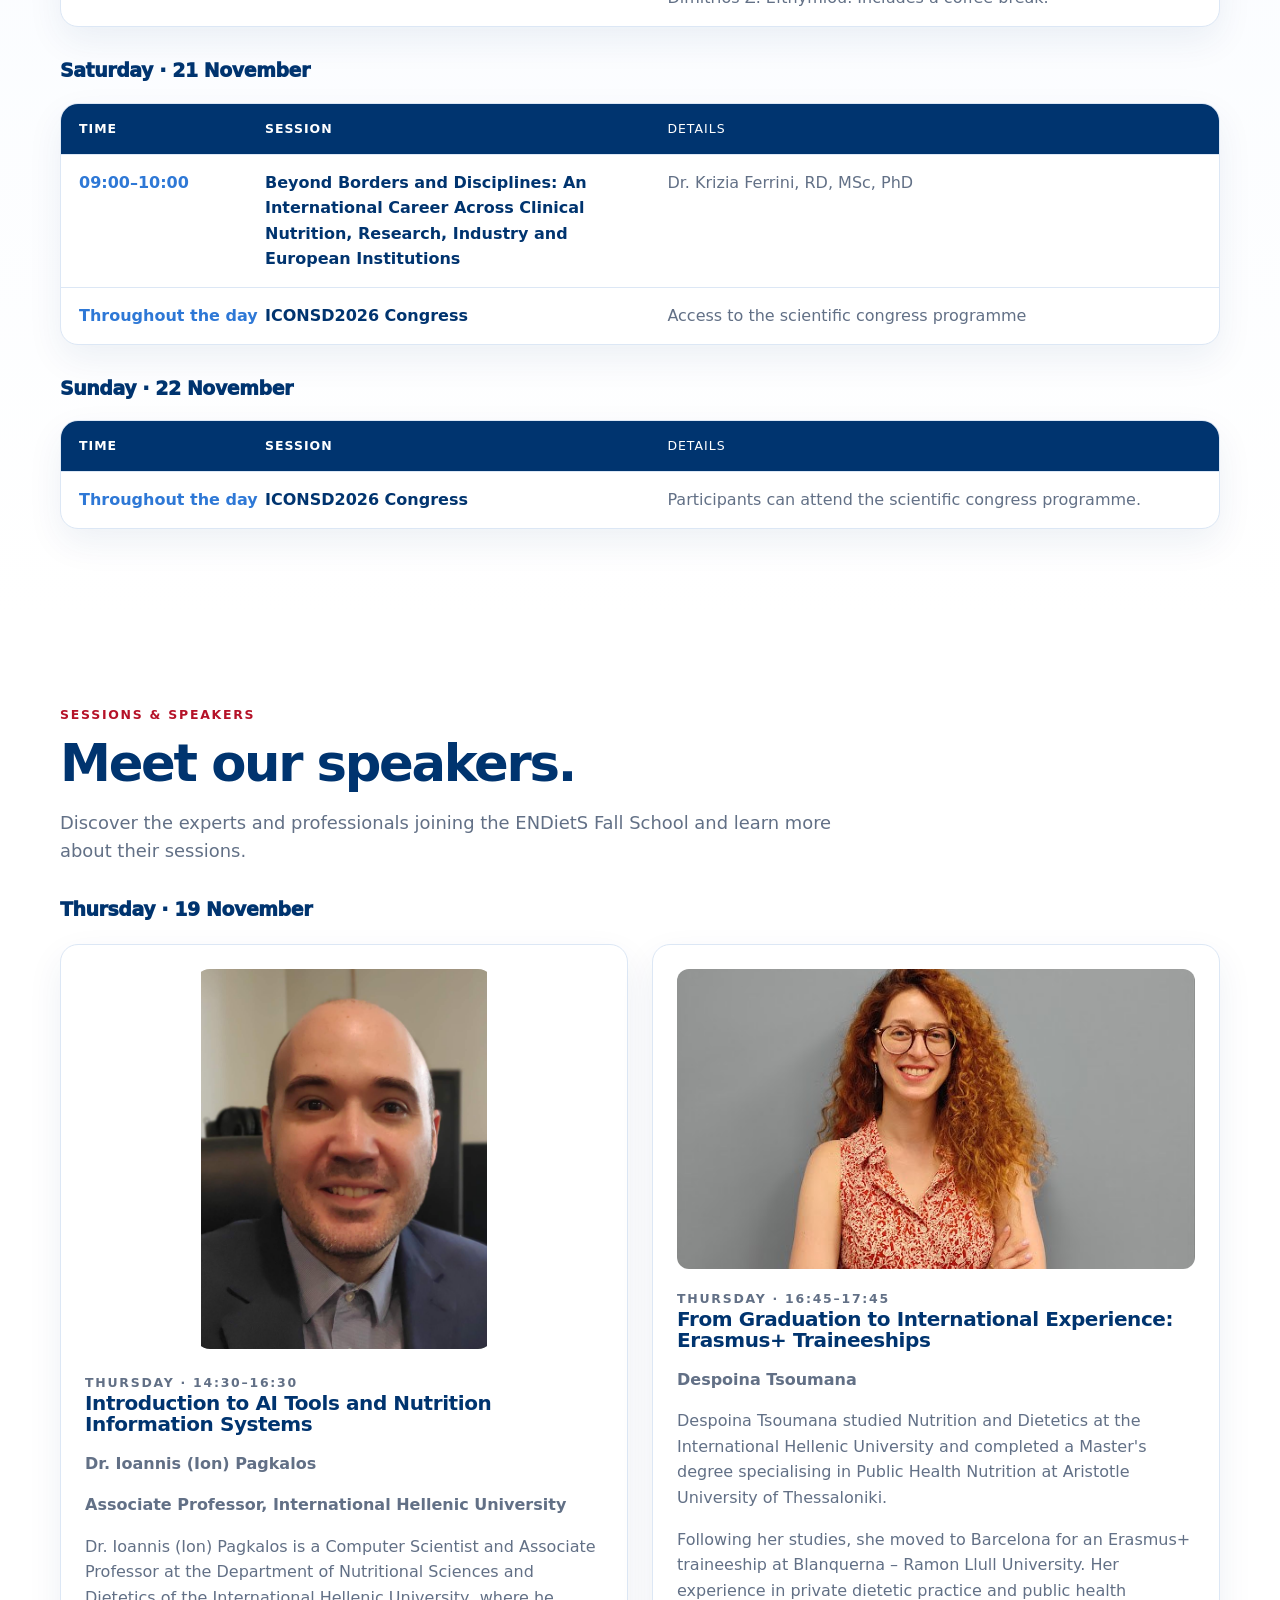
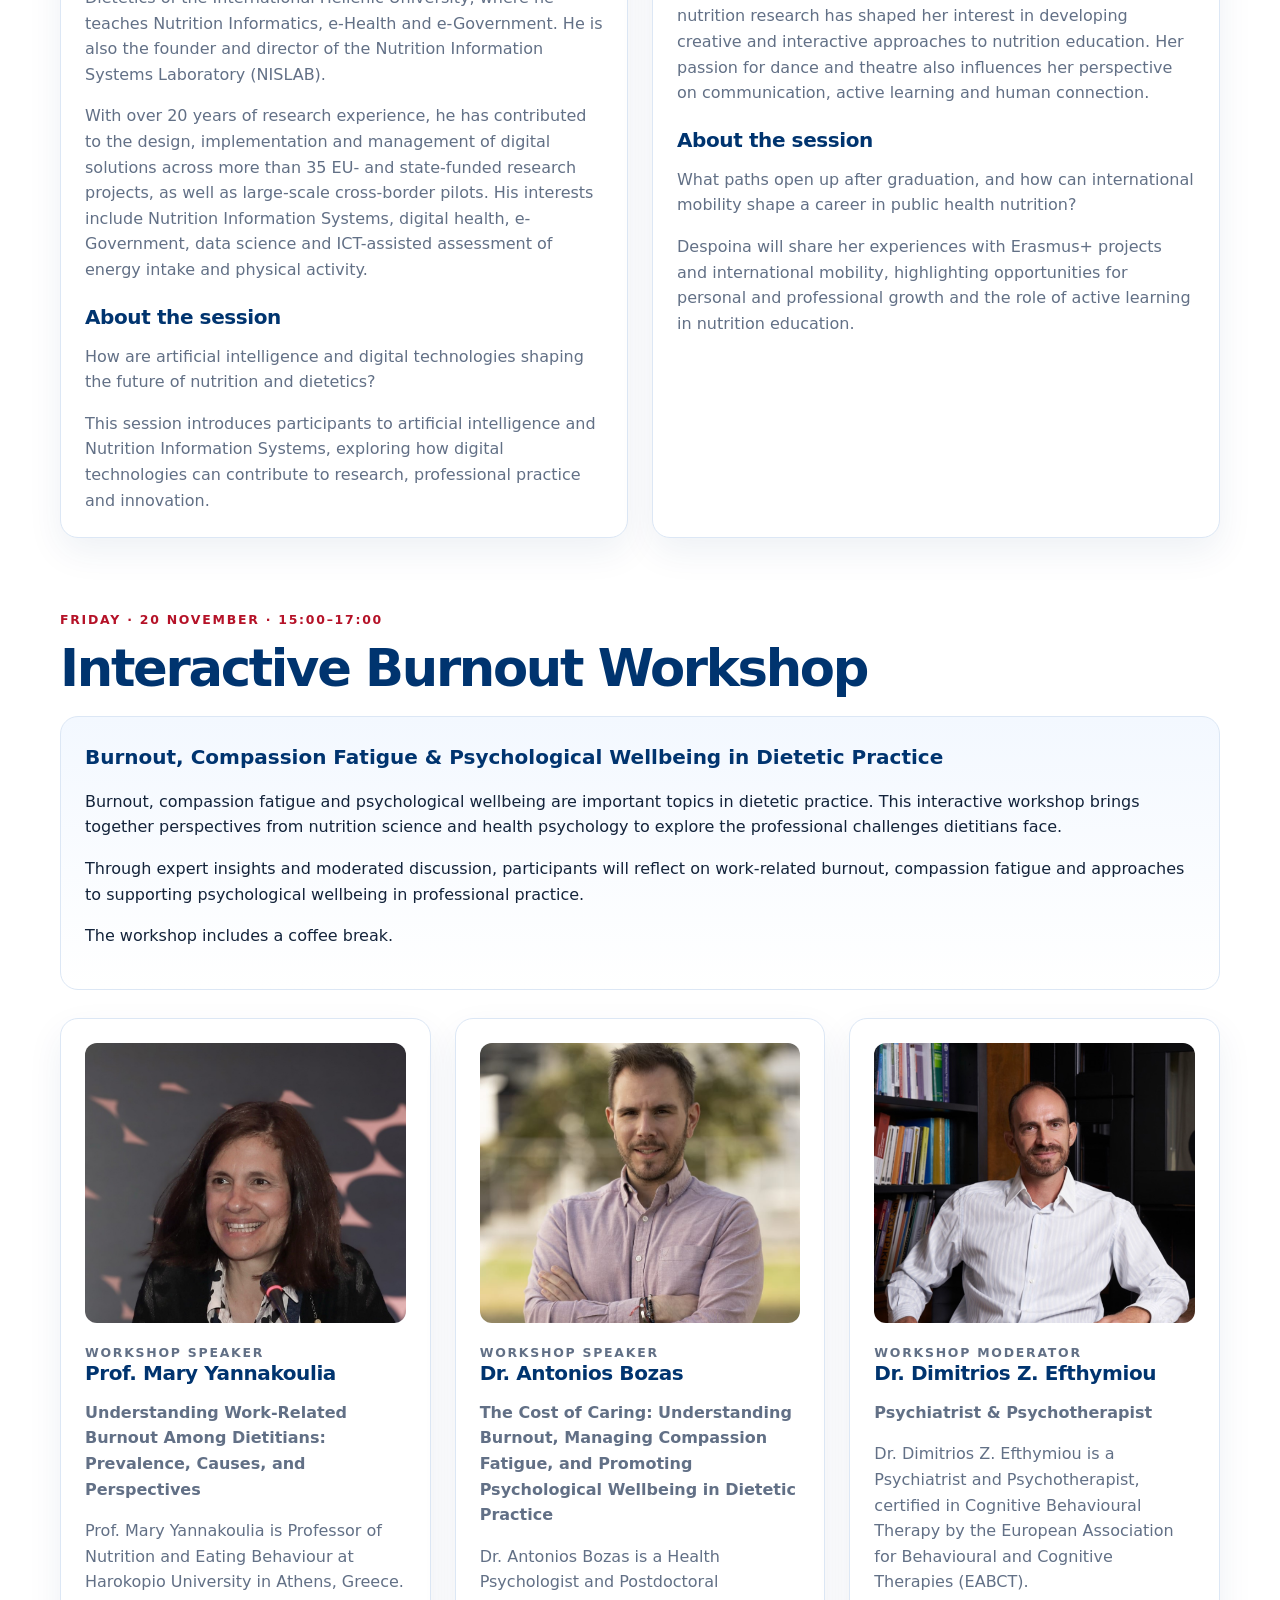
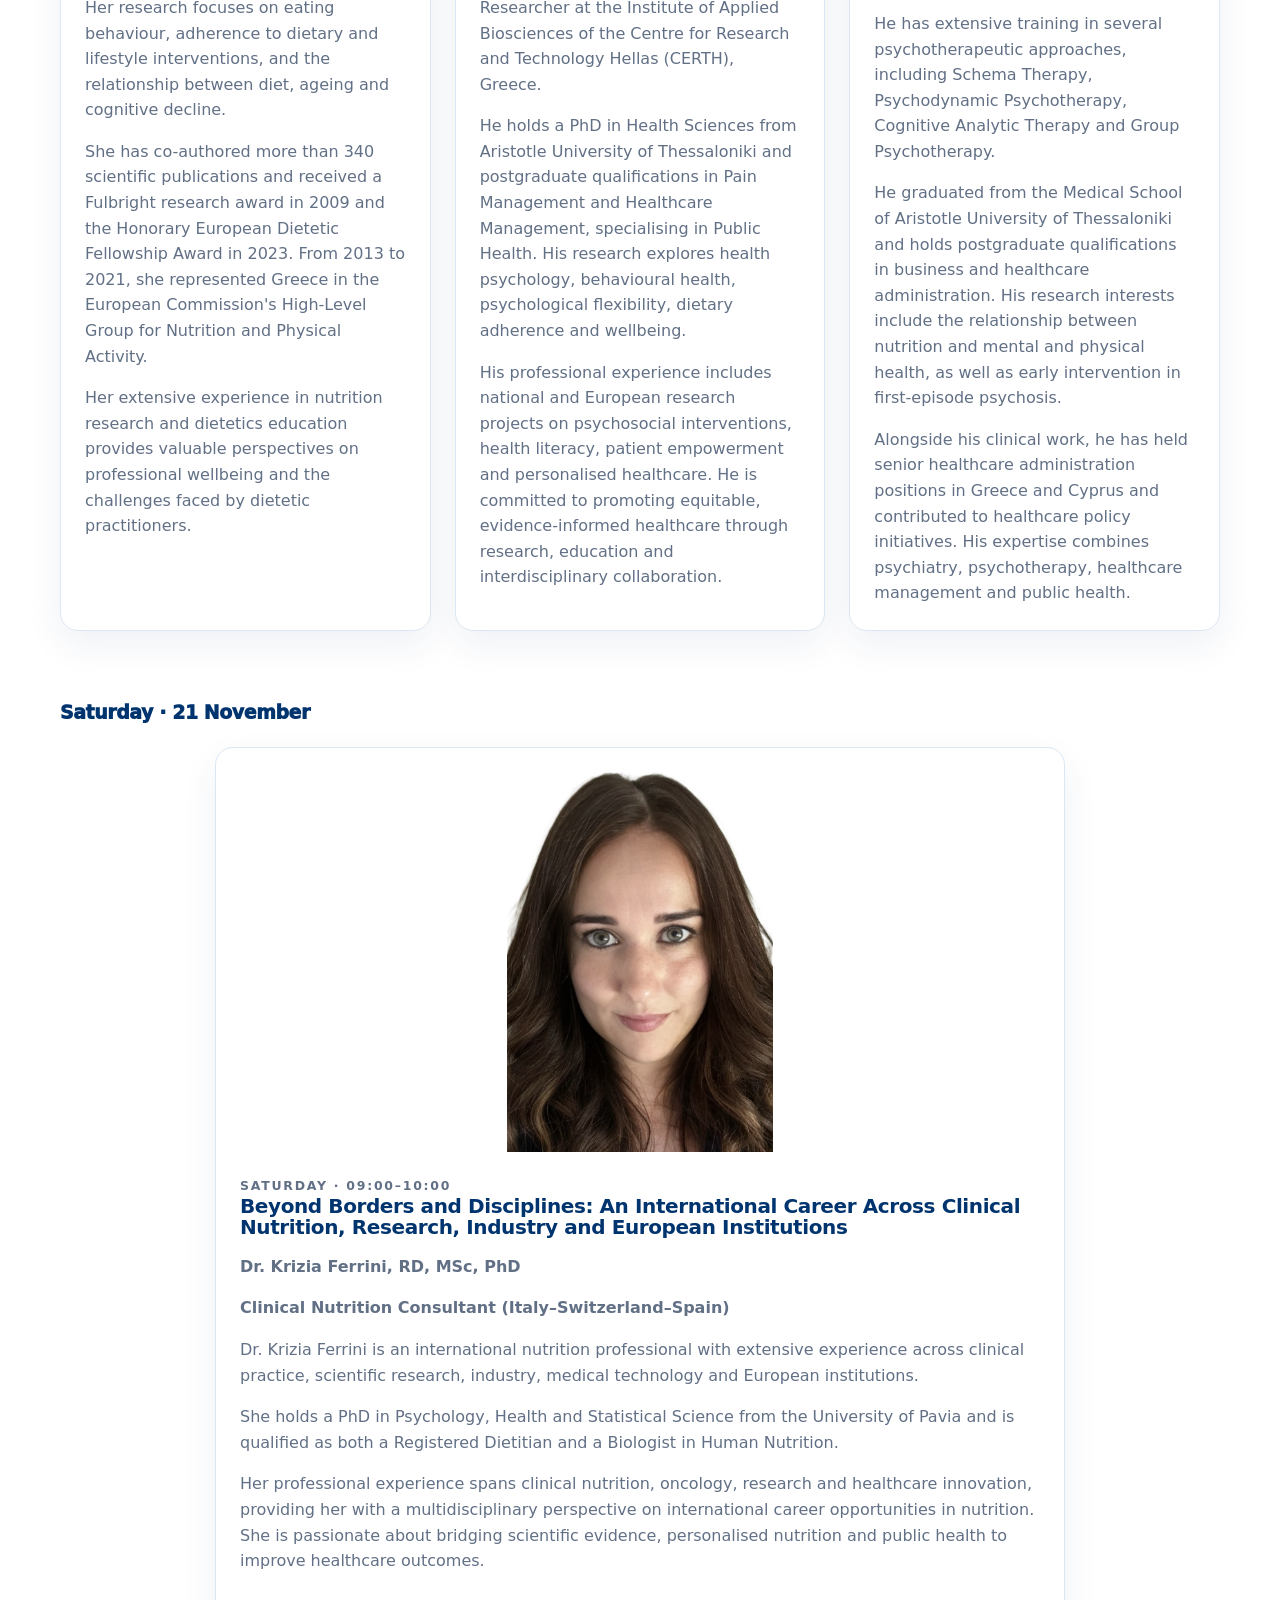
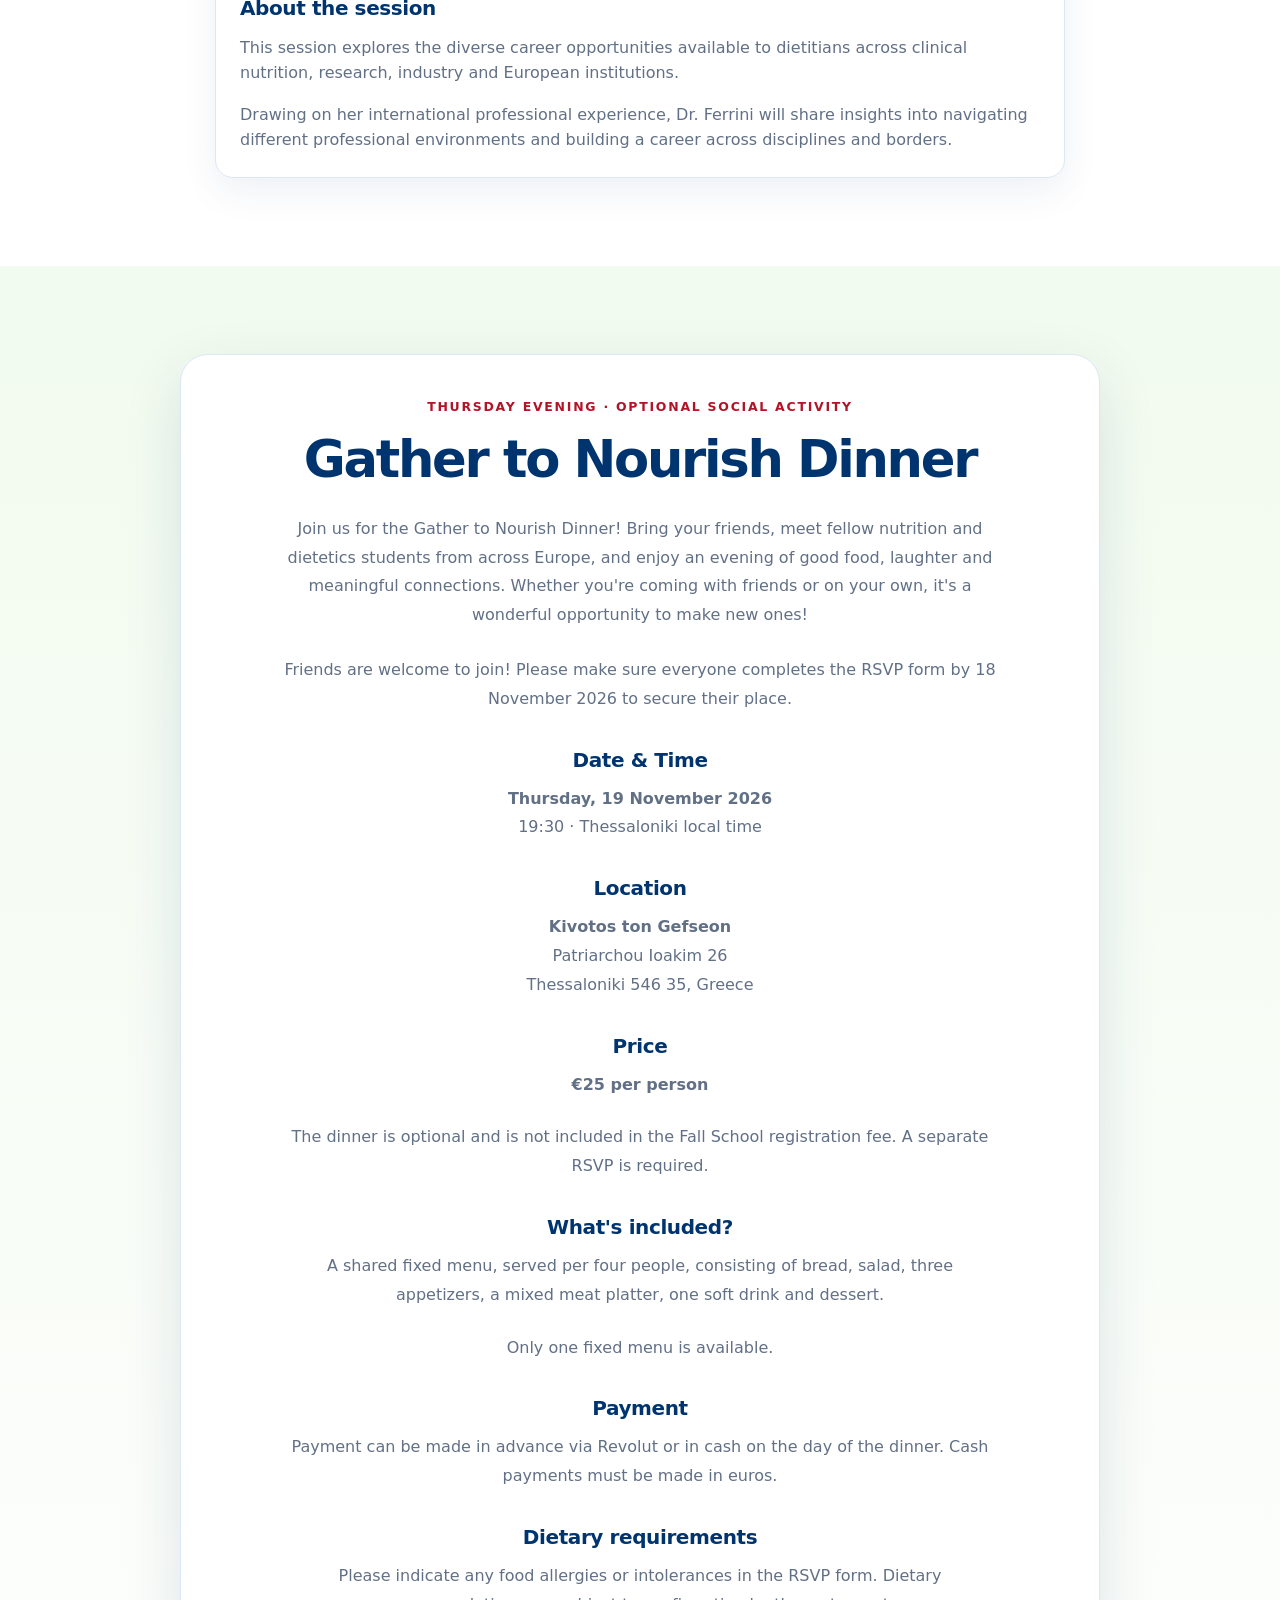
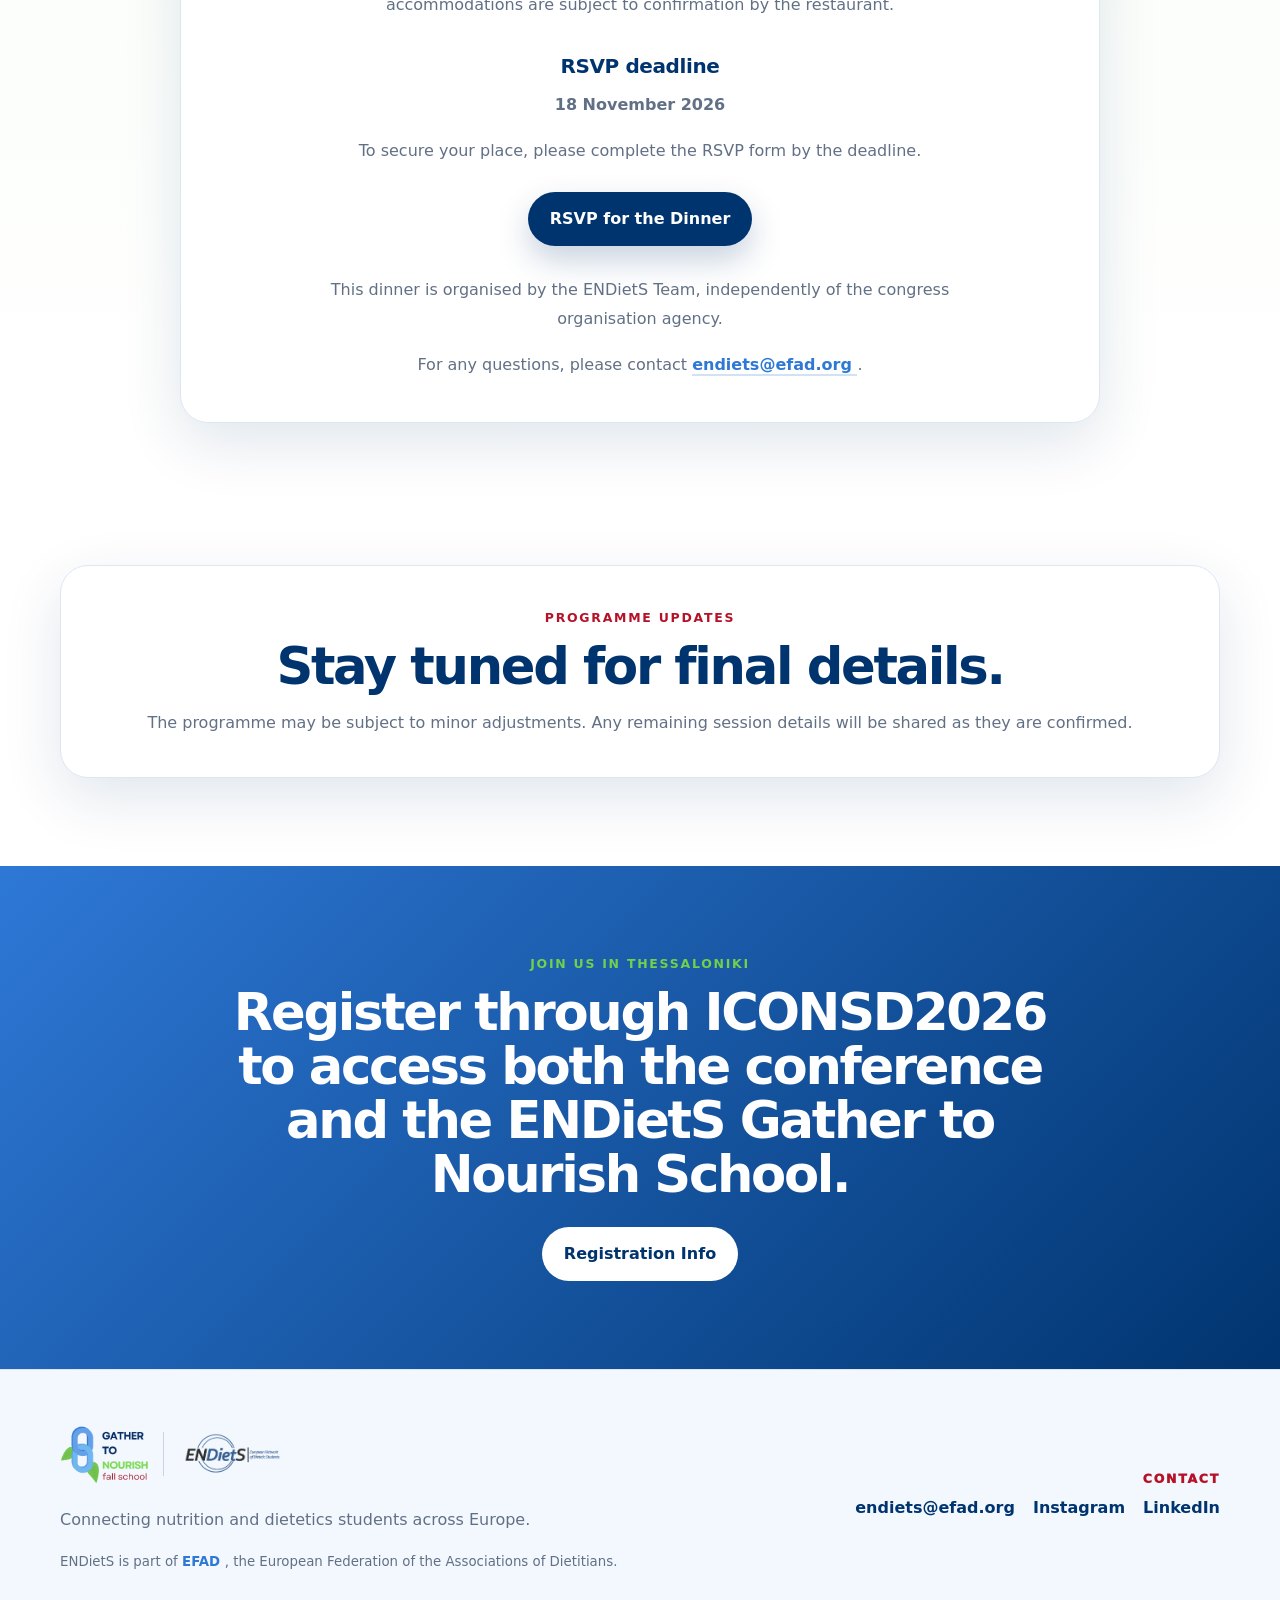
<file: programme.html>
<!DOCTYPE html>
<html lang="en">
<head>
  <meta charset="UTF-8">
  <meta name="viewport" content="width=device-width, initial-scale=1.0">
  <title>Programme | ENDietS Gather to Nourish</title>
  <meta name="description" content="Explore the programme, workshops and speakers of the 2nd ENDietS Gather to Nourish Fall School in Thessaloniki.">
  <meta property="og:title" content="Programme | ENDietS Gather to Nourish">
  <meta property="og:description" content="Discover the ENDietS Fall School programme alongside ICONSD2026.">
  <meta property="og:type" content="website">
  <link rel="icon" href="assets/favicon.png" type="image/png">
  <link rel="stylesheet" href="styles.css">
</head>

<body>
  <a class="skip-link" href="#main">Skip to main content</a>

  <!-- HEADER -->

  <header class="site-header" id="top">
    <div class="announcement">
      <span>Thessaloniki, Greece</span>
      <span>19–22 November 2026</span>
    </div>

    <nav class="navbar" aria-label="Main navigation">
      <a class="brand-stack" href="index.html" aria-label="ENDietS Gather to Nourish home">
        <img class="fall-logo" src="assets/fall-school-logo.png" alt="Gather to Nourish Fall School">
        <span class="logo-divider" aria-hidden="true"></span>
        <img class="endiets-logo" src="assets/endiets-logo.png" alt="ENDietS - European Network of Dietetic Students">
      </a>

      <button class="menu-toggle" aria-expanded="false" aria-controls="nav-menu">
        <span class="sr-only">Open menu</span>
        <span></span><span></span><span></span>
      </button>

      <ul class="nav-menu" id="nav-menu">
        <li><a href="index.html">Home</a></li>
        <li><a href="welcome.html">Welcome</a></li>
        <li class="has-submenu">
          <button class="submenu-trigger" type="button" aria-expanded="false">About</button>
          <ul class="submenu" aria-label="About submenu">
            <li><a href="about.html">Gather to Nourish Schools</a></li>
            <li><a href="team.html">ENDietS Team</a></li>
          </ul>
        </li>
        <li><a href="programme.html" class="is-active">Programme</a></li>
        <li><a href="venue.html">Venue &amp; City</a></li>
        <li><a href="faq.html">FAQ</a></li>
      </ul>

      <a class="nav-cta" href="registration.html">Registration Info</a>
    </nav>
  </header>

  <main id="main">

    <!-- HERO -->

    <section class="page-hero programme-hero">
      <div class="container">
        <p class="eyebrow">Fall School Programme</p>
        <h1>Learn. Connect. Grow.</h1>
        <p>
          Four days of learning, professional development
          and meaningful connections in Thessaloniki.
        </p>
      </div>
    </section>

    <!-- INTRODUCTION -->

    <section class="section-pad programme-intro-section">
      <div class="container programme-intro-card">
        <div>
          <p class="eyebrow">How the programme works</p>
          <h2>One Fall School, alongside one scientific conference.</h2>
        </div>

        <div class="rich-text">
          <p>
            The 2nd ENDietS Gather to Nourish School
            takes place alongside ICONSD2026,
            offering participants the opportunity
            to combine an international scientific
            conference with a student-centred
            educational experience.
          </p>

          <p>
            Thursday is dedicated to the main ENDietS
            Fall School programme, featuring interactive
            activities, practical workshops and
            career-focused discussions.
          </p>

          <p>
            Additional ENDietS sessions take place
            on Friday and Saturday, while participants
            can also explore the scientific programme
            of ICONSD2026.
          </p>

          <p>
            All times are local to Thessaloniki.
            The programme may be subject to minor changes.
          </p>
        </div>
      </div>
    </section>

    <!-- FOUR DAYS AT A GLANCE -->

    <section class="section-pad soft-bg">
      <div class="container section-heading">
        <p class="eyebrow">At a glance</p>
        <h2>Four days in Thessaloniki.</h2>
        <p>
          Discover the main activities planned
          for each day of the Fall School.
        </p>
      </div>

      <div class="container programme-days-grid">

        <article class="programme-day-card primary-day">
          <span class="programme-day-label">Thursday · 19 November</span>
          <h3>ENDietS Fall School Day</h3>
          <p>
            A full day of interactive networking,
            hard skills workshops, artificial intelligence
            in nutrition and international career opportunities.
          </p>
          <strong>10:00–18:00</strong>
          <p style="margin-top:14px;">
            Optional Gather to Nourish Dinner at 19:30.
          </p>
        </article>

        <article class="programme-day-card">
          <span class="programme-day-label">Friday · 20 November</span>
          <h3>ICONSD2026 + ENDietS Workshop</h3>
          <p>
            An interactive workshop exploring
            work-related burnout, compassion fatigue
            and psychological wellbeing in dietetic practice.
          </p>
          <strong>15:00–17:00</strong>
        </article>

        <article class="programme-day-card">
          <span class="programme-day-label">Saturday · 21 November</span>
          <h3>ICONSD2026 + ENDietS Session</h3>
          <p>
            Explore international career opportunities
            across clinical nutrition, research,
            industry and European institutions.
          </p>
          <strong>09:00–10:00</strong>
        </article>

        <article class="programme-day-card muted-day">
          <span class="programme-day-label">Sunday · 22 November</span>
          <h3>ICONSD2026 Congress</h3>
          <p>
            Continue exploring the scientific programme
            of ICONSD2026 and connect with fellow participants.
          </p>
        </article>

      </div>
    </section>

    <!-- DETAILED PROGRAMME -->

    <section class="section-pad soft-bg" aria-labelledby="detailed-programme-title">
      <div class="container section-heading">
        <p class="eyebrow">Schedule</p>
        <h2 id="detailed-programme-title">Programme overview</h2>
        <p>
          Explore the ENDietS activities taking place
          throughout the four days.
          All times are local to Thessaloniki.
        </p>
      </div>

      <div class="container schedule-wrap">

        <!-- THURSDAY -->

        <h3 class="schedule-day-title">Thursday · 19 November</h3>

        <div class="schedule-table">
          <div class="schedule-row schedule-head">
            <span>Time</span>
            <span>Session</span>
            <span>Details</span>
          </div>

          <div class="schedule-row">
            <span>10:00–10:30</span>
            <span>Registration</span>
            <span>Welcome and participant check-in</span>
          </div>

          <div class="schedule-row">
            <span>10:30–10:45</span>
            <span>Opening Ceremony</span>
            <span>Welcome to the ENDietS Fall School</span>
          </div>

          <div class="schedule-row">
            <span>10:45–11:45</span>
            <span>Interactive Networking Activity</span>
            <span>Connect with fellow participants</span>
          </div>

          <div class="schedule-row">
            <span>11:45–13:15</span>
            <span>Hard Skills Workshop 1</span>
            <span>Further details to be announced</span>
          </div>

          <div class="schedule-row break-row">
            <span>13:15–14:30</span>
            <span>Lunch Break</span>
            <span>Free time for lunch</span>
          </div>

          <div class="schedule-row">
            <span>14:30–16:30</span>
            <span>Introduction to AI Tools and Nutrition Information Systems</span>
            <span>Dr. Ioannis (Ion) Pagkalos</span>
          </div>

          <div class="schedule-row break-row">
            <span>16:30–16:45</span>
            <span>Break</span>
            <span>Short break</span>
          </div>

          <div class="schedule-row">
            <span>16:45–17:45</span>
            <span>From Graduation to International Experience: Erasmus+ Traineeships</span>
            <span>Despoina Tsoumana</span>
          </div>

          <div class="schedule-row">
            <span>17:45–18:00</span>
            <span>Closing</span>
            <span>End of the main Fall School day</span>
          </div>

          <div class="schedule-row social-row">
            <span>19:30</span>
            <span>Gather to Nourish Dinner</span>
            <span>Optional social activity. Separate RSVP required.</span>
          </div>
        </div>

        <!-- FRIDAY -->

        <h3 class="schedule-day-title">Friday · 20 November</h3>

        <div class="schedule-table">
          <div class="schedule-row schedule-head">
            <span>Time</span>
            <span>Session</span>
            <span>Details</span>
          </div>

          <div class="schedule-row">
            <span>Throughout the day</span>
            <span>ICONSD2026 Congress</span>
            <span>Access to the scientific congress programme</span>
          </div>

          <div class="schedule-row">
            <span>15:00–17:00</span>
            <span>Interactive Burnout Workshop</span>
            <span>
              Prof. Mary Yannakoulia and Dr. Antonios Bozas.
              Moderated by Dr. Dimitrios Z. Efthymiou.
              Includes a coffee break.
            </span>
          </div>
        </div>

        <!-- SATURDAY -->

        <h3 class="schedule-day-title">Saturday · 21 November</h3>

        <div class="schedule-table">
          <div class="schedule-row schedule-head">
            <span>Time</span>
            <span>Session</span>
            <span>Details</span>
          </div>

          <div class="schedule-row">
            <span>09:00–10:00</span>
            <span>
              Beyond Borders and Disciplines:
              An International Career Across Clinical Nutrition,
              Research, Industry and European Institutions
            </span>
            <span>Dr. Krizia Ferrini, RD, MSc, PhD</span>
          </div>

          <div class="schedule-row">
            <span>Throughout the day</span>
            <span>ICONSD2026 Congress</span>
            <span>Access to the scientific congress programme</span>
          </div>
        </div>

        <!-- SUNDAY -->

        <h3 class="schedule-day-title">Sunday · 22 November</h3>

        <div class="schedule-table">
          <div class="schedule-row schedule-head">
            <span>Time</span>
            <span>Session</span>
            <span>Details</span>
          </div>

          <div class="schedule-row">
            <span>Throughout the day</span>
            <span>ICONSD2026 Congress</span>
            <span>
              Participants can attend the scientific
              congress programme.
            </span>
          </div>
        </div>

      </div>
    </section>

    <!-- END OF BLOCK 1 -->
    
    <!-- FEATURED SESSIONS -->

    <section
      class="section-pad"
      aria-labelledby="featured-sessions-title"
    >

      <div class="container section-heading">
        <p class="eyebrow">Sessions &amp; speakers</p>
        <h2 id="featured-sessions-title">Meet our speakers.</h2>
        <p>
          Discover the experts and professionals joining
          the ENDietS Fall School and learn more about
          their sessions.
        </p>
      </div>

      <!-- THURSDAY SESSIONS -->

      <div class="container">
        <h3
          class="schedule-day-title"
          style="margin-bottom:24px;"
        >
          Thursday · 19 November
        </h3>
      </div>

      <div
        class="container cards-grid"
        style="grid-template-columns:repeat(auto-fit,minmax(min(100%,320px),1fr));gap:24px;"
      >

        <!-- IOANNIS PAGKALOS -->

        <article class="content-card">
<img
  src="assets/speaker-ioannis-pagkalos.png"
  alt="Dr. Ioannis (Ion) Pagkalos"
  loading="lazy"
  style="
    display:block;
    width:100%;
    max-width:300px;
    height:auto;
    max-height:380px;
    object-fit:contain;
    border-radius:16px;
    margin:0 auto 24px;
  "
/>

          <p class="eyebrow">
            Thursday · 14:30–16:30
          </p>

          <h3>
            Introduction to AI Tools and
            Nutrition Information Systems
          </h3>

          <p>
            <strong>Dr. Ioannis (Ion) Pagkalos</strong>
          </p>

          <p>
            <strong>
              Associate Professor,
              International Hellenic University
            </strong>
          </p>

          <p>
            Dr. Ioannis (Ion) Pagkalos is a Computer
            Scientist and Associate Professor at the
            Department of Nutritional Sciences and
            Dietetics of the International Hellenic
            University, where he teaches Nutrition
            Informatics, e-Health and e-Government.
            He is also the founder and director of
            the Nutrition Information Systems
            Laboratory (NISLAB).
          </p>

          <p>
            With over 20 years of research experience,
            he has contributed to the design,
            implementation and management of digital
            solutions across more than 35 EU- and
            state-funded research projects, as well
            as large-scale cross-border pilots.
            His interests include Nutrition Information
            Systems, digital health, e-Government,
            data science and ICT-assisted assessment
            of energy intake and physical activity.
          </p>

          <h3 style="margin-top:24px;">
            About the session
          </h3>

          <p>
            How are artificial intelligence and digital
            technologies shaping the future of nutrition
            and dietetics?
          </p>

          <p>
            This session introduces participants to
            artificial intelligence and Nutrition
            Information Systems, exploring how digital
            technologies can contribute to research,
            professional practice and innovation.
          </p>

        </article>

        <!-- DESPOINA TSOUMANA -->

        <article class="content-card">

          <img
            src="assets/speaker-despoina-tsoumana.jpg"
            alt="Despoina Tsoumana"
            loading="lazy"
            style="width:100%;height:300px;object-fit:cover;object-position:center 25%;border-radius:12px;margin-bottom:20px;"
          />

          <p class="eyebrow">
            Thursday · 16:45–17:45
          </p>

          <h3>
            From Graduation to International Experience:
            Erasmus+ Traineeships
          </h3>

          <p>
            <strong>Despoina Tsoumana</strong>
          </p>

          <p>
            Despoina Tsoumana studied Nutrition and
            Dietetics at the International Hellenic
            University and completed a Master's
            degree specialising in Public Health
            Nutrition at Aristotle University
            of Thessaloniki.
          </p>

          <p>
            Following her studies, she moved to
            Barcelona for an Erasmus+ traineeship
            at Blanquerna – Ramon Llull University.
            Her experience in private dietetic
            practice and public health nutrition
            research has shaped her interest in
            developing creative and interactive
            approaches to nutrition education.
            Her passion for dance and theatre
            also influences her perspective on
            communication, active learning
            and human connection.
          </p>

          <h3 style="margin-top:24px;">
            About the session
          </h3>

          <p>
            What paths open up after graduation,
            and how can international mobility
            shape a career in public health nutrition?
          </p>

          <p>
            Despoina will share her experiences
            with Erasmus+ projects and international
            mobility, highlighting opportunities
            for personal and professional growth
            and the role of active learning
            in nutrition education.
          </p>

        </article>

      </div>

      <!-- FRIDAY WORKSHOP -->

      <div
        class="container"
        style="margin-top:72px;"
      >

        <p class="eyebrow">
          Friday · 20 November · 15:00–17:00
        </p>

        <h2 style="margin-bottom:20px;">
          Interactive Burnout Workshop
        </h2>

        <div class="programme-note">

          <strong>
            Burnout, Compassion Fatigue &amp;
            Psychological Wellbeing in Dietetic Practice
          </strong>

          <p>
            Burnout, compassion fatigue and psychological
            wellbeing are important topics in dietetic
            practice. This interactive workshop brings
            together perspectives from nutrition science
            and health psychology to explore the
            professional challenges dietitians face.
          </p>

          <p>
            Through expert insights and moderated
            discussion, participants will reflect
            on work-related burnout, compassion
            fatigue and approaches to supporting
            psychological wellbeing in professional
            practice.
          </p>

          <p>
            The workshop includes a coffee break.
          </p>

        </div>

      </div>

      <div
        class="container cards-grid"
        style="grid-template-columns:repeat(auto-fit,minmax(min(100%,280px),1fr));gap:24px;margin-top:28px;"
      >

        <!-- MARY YANNAKOULIA -->

        <article class="content-card">

          <img
            src="assets/speaker-mary-yannakoulia.png"
            alt="Prof. Mary Yannakoulia"
            loading="lazy"
            style="width:100%;height:280px;object-fit:cover;object-position:center 25%;border-radius:12px;margin-bottom:20px;"
          />

          <p class="eyebrow">
            Workshop Speaker
          </p>

          <h3>
            Prof. Mary Yannakoulia
          </h3>

          <p>
            <strong>
              Understanding Work-Related Burnout
              Among Dietitians: Prevalence,
              Causes, and Perspectives
            </strong>
          </p>

          <p>
            Prof. Mary Yannakoulia is Professor
            of Nutrition and Eating Behaviour
            at Harokopio University in Athens,
            Greece. Her research focuses on
            eating behaviour, adherence to
            dietary and lifestyle interventions,
            and the relationship between diet,
            ageing and cognitive decline.
          </p>

          <p>
            She has co-authored more than 340
            scientific publications and received
            a Fulbright research award in 2009
            and the Honorary European Dietetic
            Fellowship Award in 2023.
            From 2013 to 2021, she represented
            Greece in the European Commission's
            High-Level Group for Nutrition
            and Physical Activity.
          </p>

          <p>
            Her extensive experience in nutrition
            research and dietetics education
            provides valuable perspectives on
            professional wellbeing and the
            challenges faced by dietetic practitioners.
          </p>

        </article>

        <!-- ANTONIOS BOZAS -->

        <article class="content-card">

<img
  src="assets/speaker-antonios-bozas.jpeg"
  alt="Dr. Antonios Bozas"
  loading="lazy"
  style="
    display:block;
    width:100%;
    height:280px;
    object-fit:cover;
    object-position:center 15%;
    border-radius:12px;
    margin-bottom:20px;
  "
/>

          <p class="eyebrow">
            Workshop Speaker
          </p>

          <h3>
            Dr. Antonios Bozas
          </h3>

          <p>
            <strong>
              The Cost of Caring: Understanding Burnout,
              Managing Compassion Fatigue, and Promoting
              Psychological Wellbeing in Dietetic Practice
            </strong>
          </p>

          <p>
            Dr. Antonios Bozas is a Health
            Psychologist and Postdoctoral
            Researcher at the Institute of
            Applied Biosciences of the Centre
            for Research and Technology Hellas
            (CERTH), Greece.
          </p>

          <p>
            He holds a PhD in Health Sciences
            from Aristotle University of
            Thessaloniki and postgraduate
            qualifications in Pain Management
            and Healthcare Management,
            specialising in Public Health.
            His research explores health
            psychology, behavioural health,
            psychological flexibility,
            dietary adherence and wellbeing.
          </p>

          <p>
            His professional experience includes
            national and European research
            projects on psychosocial interventions,
            health literacy, patient empowerment
            and personalised healthcare.
            He is committed to promoting
            equitable, evidence-informed
            healthcare through research,
            education and interdisciplinary
            collaboration.
          </p>

        </article>

        <!-- DIMITRIOS EFTHYMIOU -->

        <article class="content-card">

          <img
            src="assets/moderator-dimitrios-efthymiou.jpg"
            alt="Dr. Dimitrios Z. Efthymiou"
            loading="lazy"
            style="width:100%;height:280px;object-fit:cover;object-position:center 25%;border-radius:12px;margin-bottom:20px;"
          />

          <p class="eyebrow">
            Workshop Moderator
          </p>

          <h3>
            Dr. Dimitrios Z. Efthymiou
          </h3>

          <p>
            <strong>
              Psychiatrist &amp; Psychotherapist
            </strong>
          </p>

          <p>
            Dr. Dimitrios Z. Efthymiou is a
            Psychiatrist and Psychotherapist,
            certified in Cognitive Behavioural
            Therapy by the European Association
            for Behavioural and Cognitive
            Therapies (EABCT).
          </p>

          <p>
            He has extensive training in
            several psychotherapeutic approaches,
            including Schema Therapy,
            Psychodynamic Psychotherapy,
            Cognitive Analytic Therapy
            and Group Psychotherapy.
          </p>

          <p>
            He graduated from the Medical School
            of Aristotle University of Thessaloniki
            and holds postgraduate qualifications
            in business and healthcare administration.
            His research interests include
            the relationship between nutrition
            and mental and physical health,
            as well as early intervention
            in first-episode psychosis.
          </p>

          <p>
            Alongside his clinical work,
            he has held senior healthcare
            administration positions in Greece
            and Cyprus and contributed to
            healthcare policy initiatives.
            His expertise combines psychiatry,
            psychotherapy, healthcare management
            and public health.
          </p>

        </article>

      </div>

      <!-- SATURDAY SESSION -->

      <div
        class="container"
        style="margin-top:72px;"
      >

        <h3
          class="schedule-day-title"
          style="margin-bottom:24px;"
        >
          Saturday · 21 November
        </h3>

      </div>

      <div
        class="container cards-grid"
        style="grid-template-columns:minmax(0,1fr);max-width:850px;"
      >

        <!-- KRIZIA FERRINI -->

        <article class="content-card">

        
<img
  src="assets/speaker-krizia-ferrini.jpg"
  alt="Dr. Krizia Ferrini"
  loading="lazy"
  style="
    display:block;
    width:100%;
    max-width:300px;
    height:auto;
    max-height:380px;
    object-fit:contain;
    border-radius:16px;
    margin:0 auto 24px;
  "
/>

          <p class="eyebrow">
            Saturday · 09:00–10:00
          </p>

          <h3>
            Beyond Borders and Disciplines:
            An International Career Across
            Clinical Nutrition, Research,
            Industry and European Institutions
          </h3>

          <p>
            <strong>
              Dr. Krizia Ferrini, RD, MSc, PhD
            </strong>
          </p>

          <p>
            <strong>
              Clinical Nutrition Consultant
              (Italy–Switzerland–Spain)
            </strong>
          </p>

          <p>
            Dr. Krizia Ferrini is an international
            nutrition professional with extensive
            experience across clinical practice,
            scientific research, industry,
            medical technology and European
            institutions.
          </p>

          <p>
            She holds a PhD in Psychology,
            Health and Statistical Science
            from the University of Pavia
            and is qualified as both a
            Registered Dietitian and a
            Biologist in Human Nutrition.
          </p>

          <p>
            Her professional experience spans
            clinical nutrition, oncology,
            research and healthcare innovation,
            providing her with a multidisciplinary
            perspective on international
            career opportunities in nutrition.
            She is passionate about bridging
            scientific evidence, personalised
            nutrition and public health
            to improve healthcare outcomes.
          </p>

          <h3 style="margin-top:24px;">
            About the session
          </h3>

          <p>
            This session explores the diverse
            career opportunities available
            to dietitians across clinical
            nutrition, research, industry
            and European institutions.
          </p>

          <p>
            Drawing on her international
            professional experience,
            Dr. Ferrini will share insights
            into navigating different
            professional environments
            and building a career across
            disciplines and borders.
          </p>

        </article>

      </div>

    </section>

    <!-- END OF BLOCK 2 -->

    <!-- GATHER TO NOURISH DINNER -->

    <section
      class="section-pad green-bg"
      id="dinner"
      aria-labelledby="dinner-title"
    >

      <div
        class="container programme-note-wide"
        style="max-width:920px;margin:0 auto;text-align:center;"
      >

        <p
          class="eyebrow"
          style="text-align:center;margin-bottom:16px;"
        >
          Thursday evening · Optional social activity
        </p>

        <h2
          id="dinner-title"
          style="text-align:center;margin-bottom:28px;"
        >
          Gather to Nourish Dinner
        </h2>

        <p
          style="text-align:center;max-width:720px;margin:0 auto 26px;line-height:1.8;"
        >
          Join us for the Gather to Nourish Dinner!
          Bring your friends, meet fellow nutrition
          and dietetics students from across Europe,
          and enjoy an evening of good food,
          laughter and meaningful connections.
          Whether you're coming with friends or
          on your own, it's a wonderful opportunity
          to make new ones!
        </p>

        <p
          style="text-align:center;max-width:720px;margin:0 auto 30px;line-height:1.8;"
        >
          Friends are welcome to join!
          Please make sure everyone completes
          the RSVP form by 18 November 2026
          to secure their place.
        </p>

        <!-- DATE AND TIME -->

        <h3
          style="text-align:center;margin:36px 0 14px;"
        >
          Date &amp; Time
        </h3>

        <p
          style="text-align:center;margin:0 auto 24px;line-height:1.8;"
        >
          <strong>Thursday, 19 November 2026</strong>
          <br>
          19:30 · Thessaloniki local time
        </p>

        <!-- LOCATION -->

        <h3
          style="text-align:center;margin:36px 0 14px;"
        >
          Location
        </h3>

        <p
          style="text-align:center;margin:0 auto 24px;line-height:1.8;"
        >
          <strong>Kivotos ton Gefseon</strong>
          <br>
          Patriarchou Ioakim 26
          <br>
          Thessaloniki 546 35, Greece
        </p>

        <!-- PRICE -->

        <h3
          style="text-align:center;margin:36px 0 14px;"
        >
          Price
        </h3>

        <p
          style="text-align:center;margin:0 auto 24px;line-height:1.8;"
        >
          <strong>€25 per person</strong>
        </p>

        <p
          style="text-align:center;max-width:720px;margin:0 auto 28px;line-height:1.8;"
        >
          The dinner is optional and is not
          included in the Fall School registration fee.
          A separate RSVP is required.
        </p>

        <!-- MENU -->

        <h3
          style="text-align:center;margin:36px 0 14px;"
        >
          What's included?
        </h3>

        <p
          style="text-align:center;max-width:720px;margin:0 auto 24px;line-height:1.8;"
        >
          A shared fixed menu, served per four people,
          consisting of bread, salad, three appetizers,
          a mixed meat platter, one soft drink
          and dessert.
        </p>

        <p
          style="text-align:center;margin:0 auto 28px;line-height:1.8;"
        >
          Only one fixed menu is available.
        </p>

        <!-- PAYMENT -->

        <h3
          style="text-align:center;margin:36px 0 14px;"
        >
          Payment
        </h3>

        <p
          style="text-align:center;max-width:720px;margin:0 auto 28px;line-height:1.8;"
        >
          Payment can be made in advance via Revolut
          or in cash on the day of the dinner.
          Cash payments must be made in euros.
        </p>

        <!-- DIETARY REQUIREMENTS -->

        <h3
          style="text-align:center;margin:36px 0 14px;"
        >
          Dietary requirements
        </h3>

        <p
          style="text-align:center;max-width:720px;margin:0 auto 28px;line-height:1.8;"
        >
          Please indicate any food allergies or
          intolerances in the RSVP form.
          Dietary accommodations are subject
          to confirmation by the restaurant.
        </p>

        <!-- RSVP -->

        <h3
          style="text-align:center;margin:36px 0 14px;"
        >
          RSVP deadline
        </h3>

        <p
          style="text-align:center;margin:0 auto 18px;line-height:1.8;"
        >
          <strong>18 November 2026</strong>
        </p>

        <p
          style="text-align:center;max-width:720px;margin:0 auto 26px;line-height:1.8;"
        >
          To secure your place, please complete
          the RSVP form by the deadline.
        </p>

        <p
          style="text-align:center;margin:0 auto 30px;"
        >
          <a
            class="button button-primary"
            href="https://forms.gle/qeAt8tgJfsnvQiZa9"
            target="_blank"
            rel="noopener"
          >
            RSVP for the Dinner
          </a>
        </p>

        <!-- ORGANISER INFORMATION -->

        <p
          style="text-align:center;max-width:720px;margin:0 auto 18px;line-height:1.8;"
        >
          This dinner is organised by the ENDietS Team,
          independently of the congress
          organisation agency.
        </p>

        <p
          style="text-align:center;margin:0 auto;line-height:1.8;"
        >
          For any questions, please contact
          <a
            class="text-link"
            href="mailto:endiets@efad.org"
          >
            endiets@efad.org
          </a>.
        </p>

      </div>

    </section>

    <!-- PROGRAMME NOTE -->

    <section class="section-pad programme-coming-soon">

      <div class="container programme-note-wide">

        <p class="eyebrow">
          Programme updates
        </p>

        <h2>
          Stay tuned for final details.
        </h2>

        <p>
          The programme may be subject to minor
          adjustments. Any remaining session
          details will be shared as they
          are confirmed.
        </p>

      </div>

    </section>

    <!-- FINAL REGISTRATION CTA -->

    <section class="final-cta">

      <div class="container section-pad">

        <p class="eyebrow">
          Join us in Thessaloniki
        </p>

        <h2>
          Register through ICONSD2026 to access
          both the conference and the ENDietS
          Gather to Nourish School.
        </h2>

        <a
          class="button button-light"
          href="registration.html"
        >
          Registration Info
        </a>

      </div>

    </section>

  </main>

  <!-- FOOTER -->

  <footer class="site-footer compact-footer">

    <div class="container footer-compact-grid">

      <div>

        <a
          class="footer-brand"
          href="index.html"
          aria-label="ENDietS Gather to Nourish home"
        >

          <img
            src="assets/fall-school-logo.png"
            alt="Gather to Nourish Fall School"
          />

          <span
            class="logo-divider footer-logo-divider"
            aria-hidden="true"
          ></span>

          <img
            src="assets/endiets-logo.png"
            alt="ENDietS"
          />

        </a>

        <p>
          Connecting nutrition and dietetics
          students across Europe.
        </p>

        <small>
          ENDietS is part of
          <a
            class="inline-footer-link"
            href="https://www.efad.org/"
            target="_blank"
            rel="noopener"
          >
            EFAD
          </a>,
          the European Federation of the
          Associations of Dietitians.
        </small>

      </div>

      <div
        class="footer-contact-block"
        aria-label="ENDietS contact links"
      >

        <h3>
          Contact
        </h3>

        <div class="footer-contact-inline">

          <a
            href="mailto:endiets@efad.org?subject=ENDietS%20Gather%20to%20Nourish%20School%20question"
          >
            endiets@efad.org
          </a>

          <a
            href="https://www.instagram.com/_endiets/"
            target="_blank"
            rel="noopener"
          >
            Instagram
          </a>

          <a
            href="https://www.linkedin.com/company/endiets/"
            target="_blank"
            rel="noopener"
          >
            LinkedIn
          </a>

        </div>

      </div>

    </div>

  </footer>

  <script src="script.js"></script>

</body>
</html>
</file>
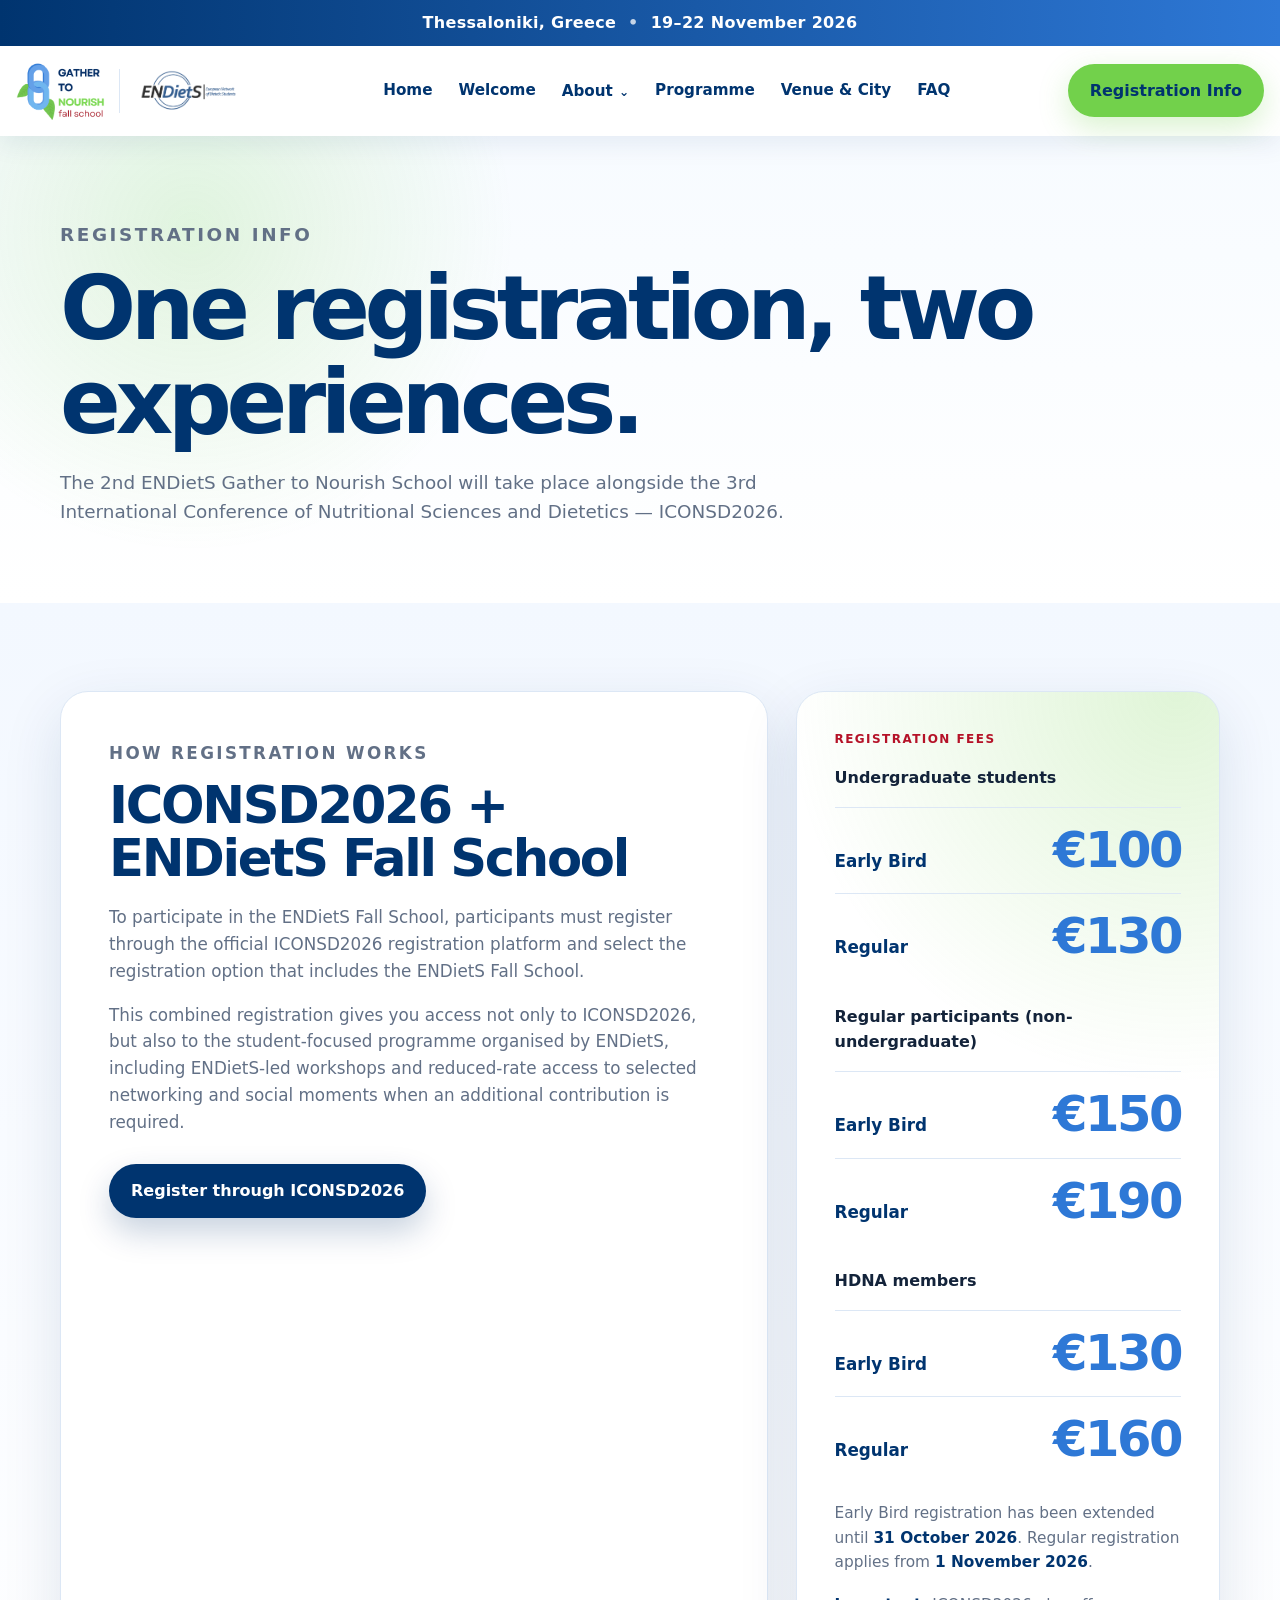
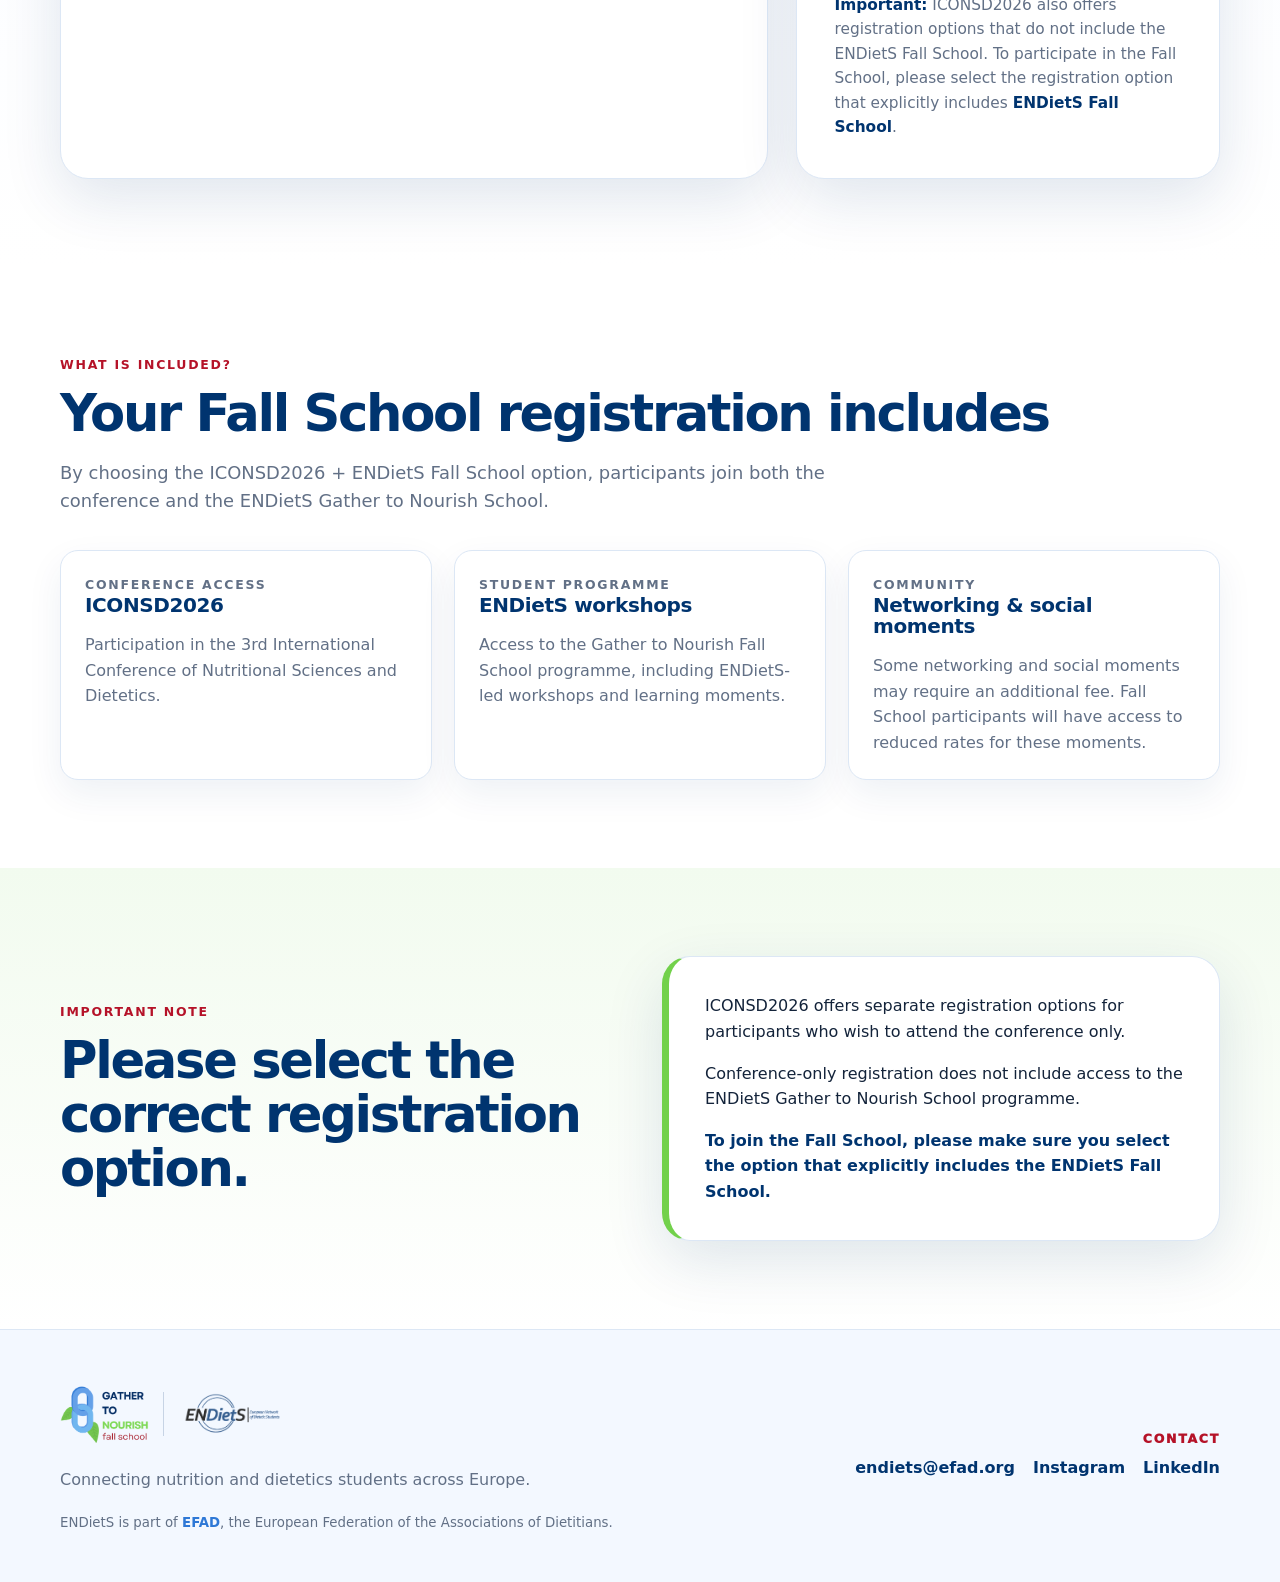
<file: registration.html>
<!DOCTYPE html>
<html lang="en">
<head>
  <meta charset="UTF-8" />
  <meta name="viewport" content="width=device-width, initial-scale=1.0" />
  <title>Registration Info | ENDietS Gather to Nourish</title>
  <meta name="description" content="The ENDietS Gather to Nourish Fall School brings nutrition and dietetics students and recent graduates together for learning, connection and professional growth in Thessaloniki, Greece." />
  <meta property="og:title" content="ENDietS Gather to Nourish School" />
  <meta property="og:description" content="Four days of learning, connection and professional growth for nutrition and dietetics students and recent graduates across Europe." />
  <meta property="og:type" content="website" />
  <link rel="icon" href="assets/favicon.png" type="image/png" />
  <link rel="stylesheet" href="styles.css" />
</head>
<body>
  <a class="skip-link" href="#main">Skip to main content</a>

  <header class="site-header" id="top">
    <div class="announcement">
      <span>Thessaloniki, Greece</span>
      <span>19–22 November 2026</span>
    </div>

    <nav class="navbar" aria-label="Main navigation">
      <a class="brand-stack" href="index.html" aria-label="ENDietS Gather to Nourish home">
        <img class="fall-logo" src="assets/fall-school-logo.png" alt="Gather to Nourish Fall School" />
        <span class="logo-divider" aria-hidden="true"></span>
        <img class="endiets-logo" src="assets/endiets-logo.png" alt="ENDietS - European Network of Dietetic Students" />
      </a>

      <button class="menu-toggle" aria-expanded="false" aria-controls="nav-menu">
        <span class="sr-only">Open menu</span>
        <span></span><span></span><span></span>
      </button>

      <ul class="nav-menu" id="nav-menu">
        <li><a href="index.html">Home</a></li>
        <li><a href="welcome.html">Welcome</a></li>
        <li class="has-submenu">
          <button class="submenu-trigger" type="button" aria-expanded="false">About</button>
          <ul class="submenu" aria-label="About submenu">
            <li><a href="about.html">Gather to Nourish Schools</a></li>
            <li><a href="team.html">ENDietS Team</a></li>
          </ul>
        </li>
        <li><a href="programme.html">Programme</a></li>
        <li><a href="venue.html">Venue &amp; City</a></li>
        <li><a href="faq.html">FAQ</a></li>
      </ul>

      <a class="nav-cta" href="registration.html">Registration Info</a>
    </nav>
  </header>

  <main id="main">
    <section class="page-hero registration-hero">
      <div class="container">
        <p class="eyebrow">Registration Info</p>
        <h1>One registration, two experiences.</h1>
        <p>
          The 2nd ENDietS Gather to Nourish School will take place alongside the 3rd International Conference of Nutritional Sciences and Dietetics — ICONSD2026.
        </p>
      </div>
    </section>

    <section class="section-pad soft-bg">
      <div class="container registration-highlight">
        <div class="package-card">
          <p class="eyebrow">How registration works</p>
          <h2>ICONSD2026 + ENDietS Fall School</h2>
          <p>
            To participate in the ENDietS Fall School, participants must register through the official ICONSD2026 registration platform and select the registration option that includes the ENDietS Fall School.
          </p>
          <p>
            This combined registration gives you access not only to ICONSD2026, but also to the student-focused programme organised by ENDietS, including ENDietS-led workshops and reduced-rate access to selected networking and social moments when an additional contribution is required.
          </p>
          <div class="registration-actions">
            <a class="button button-primary" href="https://iconsd.eu/endiets" target="_blank" rel="noopener">Register through ICONSD2026</a>
          </div>
        </div>

        <aside class="fee-card" aria-label="Registration fees">
          <p class="card-label">Registration fees</p>

          <p><strong>Undergraduate students</strong></p>

          <div class="fee-row">
            <span>Early Bird</span>
            <strong>€100</strong>
          </div>

          <div class="fee-row">
            <span>Regular</span>
            <strong>€130</strong>
          </div>

          <p style="margin-top:1.5rem;">
            <strong>Regular participants (non-undergraduate)</strong>
          </p>

          <div class="fee-row">
            <span>Early Bird</span>
            <strong>€150</strong>
          </div>

          <div class="fee-row">
            <span>Regular</span>
            <strong>€190</strong>
          </div>

          <p style="margin-top:1.5rem;">
            <strong>HDNA members</strong>
          </p>

          <div class="fee-row">
            <span>Early Bird</span>
            <strong>€130</strong>
          </div>

          <div class="fee-row">
            <span>Regular</span>
            <strong>€160</strong>
          </div>

          <p class="fee-note">
            Early Bird registration has been extended until <strong>31 October 2026</strong>. Regular registration applies from <strong>1 November 2026</strong>.
          </p>

          <p class="fee-note">
            <strong>Important:</strong> ICONSD2026 also offers registration options that do not include the ENDietS Fall School. To participate in the Fall School, please select the registration option that explicitly includes <strong>ENDietS Fall School</strong>.
          </p>
        </aside>
      </div>
    </section>

    <section class="section-pad">
      <div class="container">
        <div class="section-heading">
          <p class="eyebrow">What is included?</p>
          <h2>Your Fall School registration includes</h2>
          <p>
            By choosing the ICONSD2026 + ENDietS Fall School option, participants join both the conference and the ENDietS Gather to Nourish School.
          </p>
        </div>

        <div class="cards-grid three included-grid">
          <article class="content-card">
            <p class="eyebrow">Conference access</p>
            <h3>ICONSD2026</h3>
            <p>Participation in the 3rd International Conference of Nutritional Sciences and Dietetics.</p>
          </article>

          <article class="content-card">
            <p class="eyebrow">Student programme</p>
            <h3>ENDietS workshops</h3>
            <p>Access to the Gather to Nourish Fall School programme, including ENDietS-led workshops and learning moments.</p>
          </article>

          <article class="content-card">
            <p class="eyebrow">Community</p>
            <h3>Networking &amp; social moments</h3>
            <p>Some networking and social moments may require an additional fee. Fall School participants will have access to reduced rates for these moments.</p>
          </article>
        </div>
      </div>
    </section>

    <section class="section-pad green-bg">
      <div class="container two-col registration-note-grid">
        <div>
          <p class="eyebrow">Important note</p>
          <h2>Please select the correct registration option.</h2>
        </div>

        <div class="important-registration-note">
          <p>
            ICONSD2026 offers separate registration options for participants who wish to attend the conference only.
          </p>
          <p>
            Conference-only registration does not include access to the ENDietS Gather to Nourish School programme.
          </p>
          <p>
            To join the Fall School, please make sure you select the option that explicitly includes the ENDietS Fall School.
          </p>
        </div>
      </div>
    </section>
  </main>

  <footer class="site-footer compact-footer">
    <div class="container footer-compact-grid">
      <div>
        <a class="footer-brand" href="index.html" aria-label="ENDietS Gather to Nourish home">
          <img src="assets/fall-school-logo.png" alt="Gather to Nourish Fall School" />
          <span class="logo-divider footer-logo-divider" aria-hidden="true"></span>
          <img src="assets/endiets-logo.png" alt="ENDietS" />
        </a>
        <p>Connecting nutrition and dietetics students across Europe.</p>
        <small>ENDietS is part of <a class="inline-footer-link" href="https://www.efad.org/" target="_blank" rel="noopener">EFAD</a>, the European Federation of the Associations of Dietitians.</small>
      </div>

      <div class="footer-contact-block" aria-label="ENDietS contact links">
        <h3>Contact</h3>
        <div class="footer-contact-inline">
          <a href="mailto:endiets@efad.org?subject=ENDietS%20Gather%20to%20Nourish%20School%20question">endiets@efad.org</a>
          <a href="https://www.instagram.com/_endiets/" target="_blank" rel="noopener">Instagram</a>
          <a href="https://www.linkedin.com/company/endiets/" target="_blank" rel="noopener">LinkedIn</a>
        </div>
      </div>
    </div>
  </footer>

  <script src="script.js"></script>
</body>
</html>
</file>
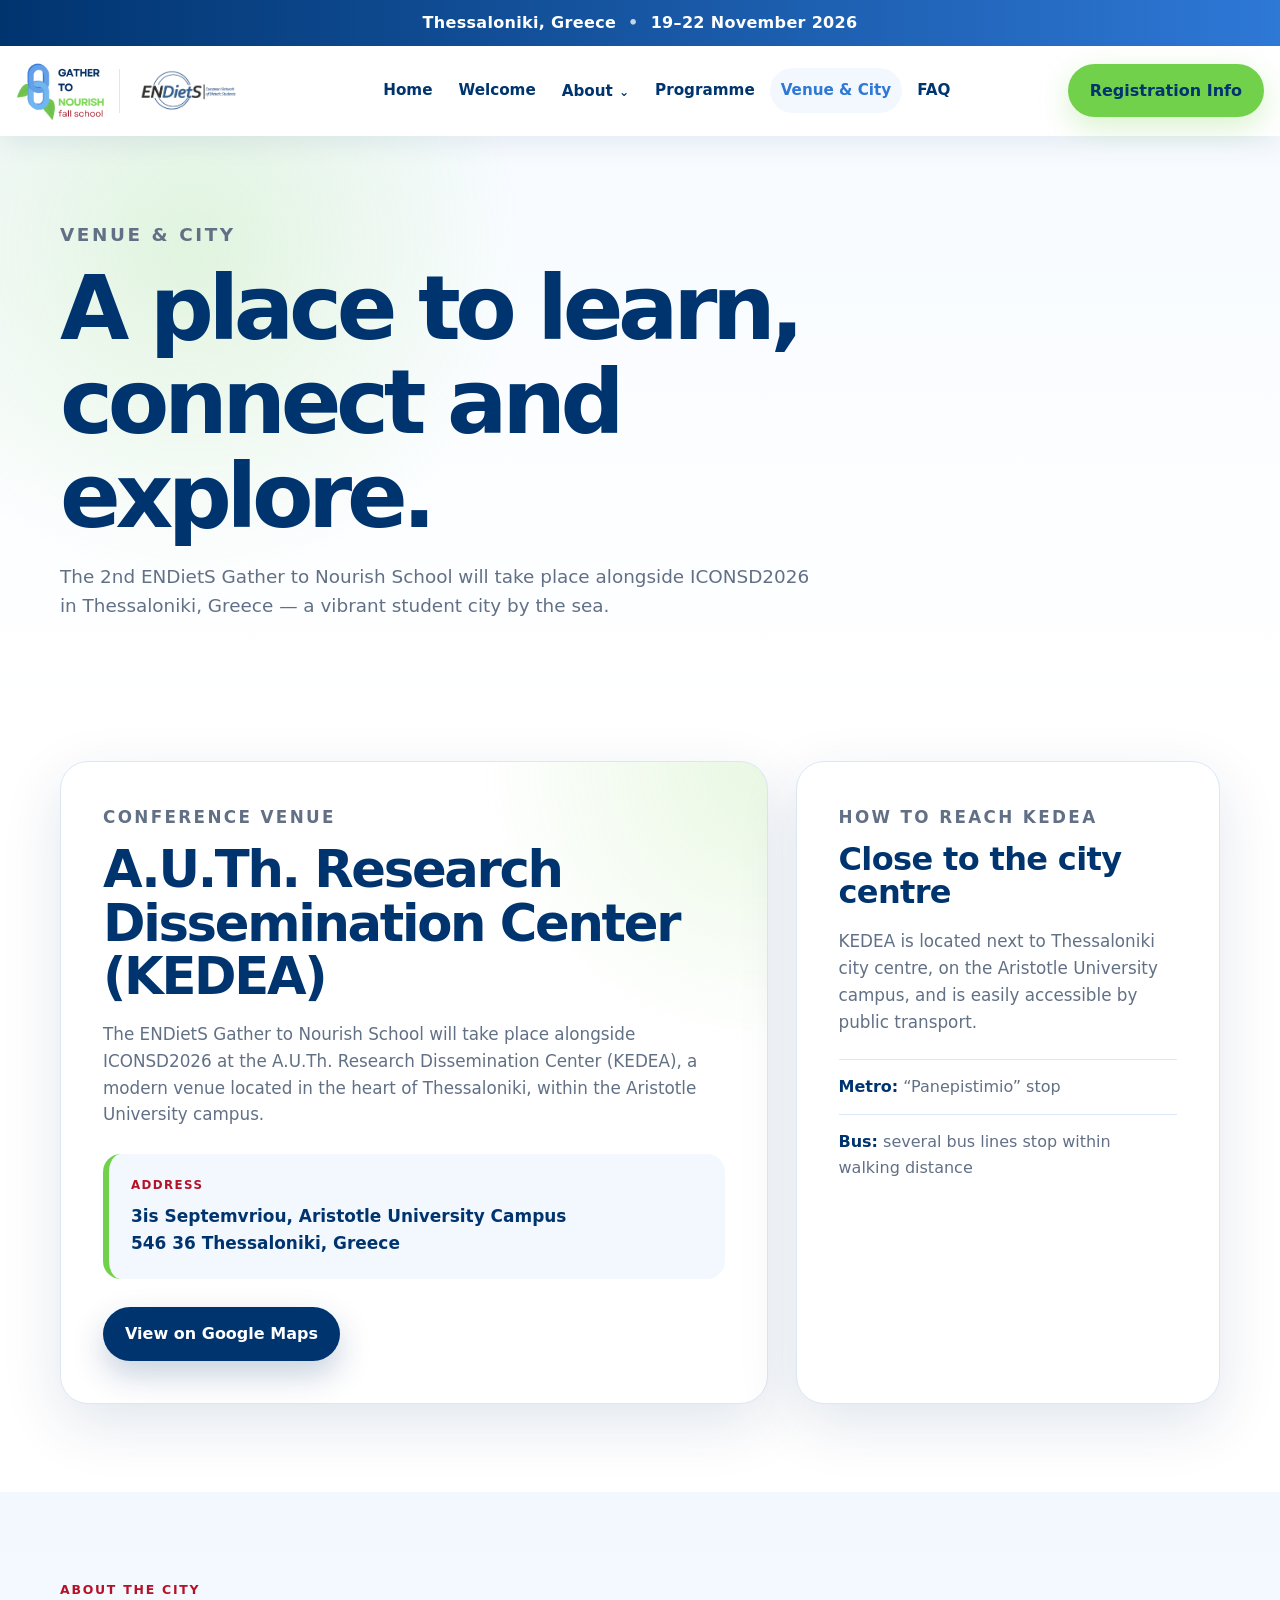
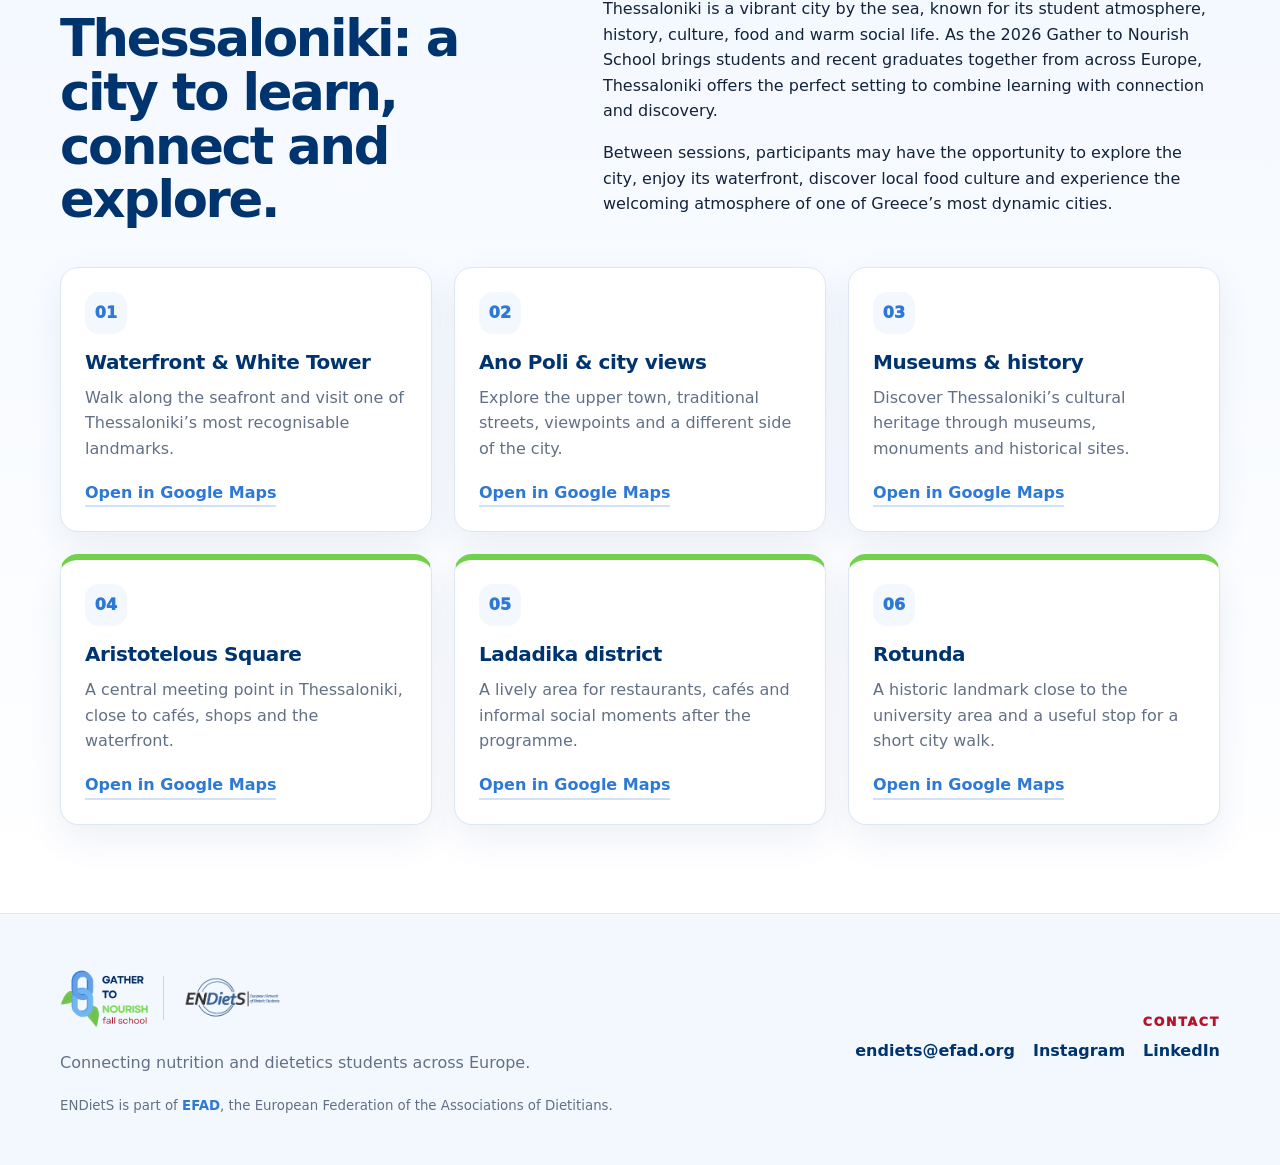
<file: venue.html>
<!DOCTYPE html>
<html lang="en">
<head>
  <meta charset="UTF-8" />
  <meta name="viewport" content="width=device-width, initial-scale=1.0" />
  <title>Venue & City | ENDietS Gather to Nourish</title>
  <meta name="description" content="Venue and city information for the 2nd ENDietS Gather to Nourish School." />
  <meta property="og:title" content="Venue & Thessaloniki | ENDietS Gather to Nourish" />
  <meta property="og:description" content="The ENDietS Gather to Nourish School will take place alongside ICONSD2026 at KEDEA in Thessaloniki, Greece." />
  <meta property="og:type" content="website" />
  <link rel="icon" href="assets/favicon.png" type="image/png" />
  <link rel="stylesheet" href="styles.css" />
</head>
<body>
  <a class="skip-link" href="#main">Skip to main content</a>

  <header class="site-header" id="top">
    <div class="announcement">
      <span>Thessaloniki, Greece</span>
      <span>19–22 November 2026</span>
    </div>

    <nav class="navbar" aria-label="Main navigation">
      <a class="brand-stack" href="index.html" aria-label="ENDietS Gather to Nourish home">
        <img class="fall-logo" src="assets/fall-school-logo.png" alt="Gather to Nourish Fall School" />
        <span class="logo-divider" aria-hidden="true"></span>
        <img class="endiets-logo" src="assets/endiets-logo.png" alt="ENDietS - European Network of Dietetic Students" />
      </a>

      <button class="menu-toggle" aria-expanded="false" aria-controls="nav-menu">
        <span class="sr-only">Open menu</span>
        <span></span><span></span><span></span>
      </button>

      <ul class="nav-menu" id="nav-menu">
        <li><a href="index.html">Home</a></li>
        <li><a href="welcome.html">Welcome</a></li>
        <li class="has-submenu">
          <button class="submenu-trigger" type="button" aria-expanded="false">About</button>
          <ul class="submenu" aria-label="About submenu">
            <li><a href="about.html">Gather to Nourish Schools</a></li>
            <li><a href="team.html">ENDietS Team</a></li>
          </ul>
        </li>
        <li><a href="programme.html">Programme</a></li>
        <li><a href="venue.html" class="is-active">Venue &amp; City</a></li>
        <li><a href="faq.html">FAQ</a></li>
      </ul>

      <a class="nav-cta" href="registration.html">Registration Info</a>
    </nav>
  </header>

  <main id="main">
    <section class="page-hero venue-hero">
      <div class="container">
        <p class="eyebrow">Venue & City</p>
        <h1>A place to learn, connect and explore.</h1>
        <p>
          The 2nd ENDietS Gather to Nourish School will take place alongside ICONSD2026 in Thessaloniki, Greece — a vibrant student city by the sea.
        </p>
      </div>
    </section>

    <section class="section-pad venue-main-section">
      <div class="container venue-feature-grid">
        <article class="venue-card main-venue-card">
          <p class="eyebrow">Conference venue</p>
          <h2>A.U.Th. Research Dissemination Center (KEDEA)</h2>
          <p>
            The ENDietS Gather to Nourish School will take place alongside ICONSD2026 at the A.U.Th. Research Dissemination Center (KEDEA), a modern venue located in the heart of Thessaloniki, within the Aristotle University campus.
          </p>
          <div class="venue-address">
            <span>Address</span>
            <strong>3is Septemvriou, Aristotle University Campus<br>546 36 Thessaloniki, Greece</strong>
          </div>
          <div class="venue-actions">
            <a class="button button-primary" href="https://www.google.com/maps/search/?api=1&query=A.U.Th.+Research+Dissemination+Center+KEDEA+Thessaloniki" target="_blank" rel="noopener">View on Google Maps</a>
          </div>
        </article>

        <aside class="venue-card reach-card">
          <p class="eyebrow">How to reach KEDEA</p>
          <h3>Close to the city centre</h3>
          <p>
            KEDEA is located next to Thessaloniki city centre, on the Aristotle University campus, and is easily accessible by public transport.
          </p>
          <ul class="venue-list">
            <li><strong>Metro:</strong> “Panepistimio” stop</li>
            <li><strong>Bus:</strong> several bus lines stop within walking distance</li>
          </ul>
        </aside>
      </div>
    </section>

    <section class="section-pad soft-bg">
      <div class="container thessaloniki-intro">
        <div>
          <p class="eyebrow">About the city</p>
          <h2>Thessaloniki: a city to learn, connect and explore.</h2>
        </div>
        <div class="rich-text">
          <p>
            Thessaloniki is a vibrant city by the sea, known for its student atmosphere, history, culture, food and warm social life. As the 2026 Gather to Nourish School brings students and recent graduates together from across Europe, Thessaloniki offers the perfect setting to combine learning with connection and discovery.
          </p>
          <p>
            Between sessions, participants may have the opportunity to explore the city, enjoy its waterfront, discover local food culture and experience the welcoming atmosphere of one of Greece’s most dynamic cities.
          </p>
        </div>
      </div>

      <div class="container city-card-grid">
        <article class="city-card">
          <span class="city-card-icon">01</span>
          <h3>Waterfront & White Tower</h3>
          <p>Walk along the seafront and visit one of Thessaloniki’s most recognisable landmarks.</p>
          <a class="city-map-link" href="https://www.google.com/maps/search/?api=1&query=White+Tower+of+Thessaloniki" target="_blank" rel="noopener">Open in Google Maps</a>
        </article>

        <article class="city-card">
          <span class="city-card-icon">02</span>
          <h3>Ano Poli & city views</h3>
          <p>Explore the upper town, traditional streets, viewpoints and a different side of the city.</p>
          <a class="city-map-link" href="https://www.google.com/maps/search/?api=1&query=Ano+Poli+Thessaloniki" target="_blank" rel="noopener">Open in Google Maps</a>
        </article>

        <article class="city-card">
          <span class="city-card-icon">03</span>
          <h3>Museums & history</h3>
          <p>Discover Thessaloniki’s cultural heritage through museums, monuments and historical sites.</p>
          <a class="city-map-link" href="https://www.google.com/maps/search/?api=1&query=Archaeological+Museum+of+Thessaloniki" target="_blank" rel="noopener">Open in Google Maps</a>
        </article>

        <article class="city-card specific-card">
          <span class="city-card-icon">04</span>
          <h3>Aristotelous Square</h3>
          <p>A central meeting point in Thessaloniki, close to cafés, shops and the waterfront.</p>
          <a class="city-map-link" href="https://www.google.com/maps/search/?api=1&query=Aristotelous+Square+Thessaloniki" target="_blank" rel="noopener">Open in Google Maps</a>
        </article>

        <article class="city-card specific-card">
          <span class="city-card-icon">05</span>
          <h3>Ladadika district</h3>
          <p>A lively area for restaurants, cafés and informal social moments after the programme.</p>
          <a class="city-map-link" href="https://www.google.com/maps/search/?api=1&query=Ladadika+Thessaloniki" target="_blank" rel="noopener">Open in Google Maps</a>
        </article>

        <article class="city-card specific-card">
          <span class="city-card-icon">06</span>
          <h3>Rotunda</h3>
          <p>A historic landmark close to the university area and a useful stop for a short city walk.</p>
          <a class="city-map-link" href="https://www.google.com/maps/search/?api=1&query=Rotunda+Thessaloniki" target="_blank" rel="noopener">Open in Google Maps</a>
        </article>
      </div>
    </section>
  </main>

  <footer class="site-footer compact-footer">
    <div class="container footer-compact-grid">
      <div>
        <a class="footer-brand" href="index.html" aria-label="ENDietS Gather to Nourish home">
          <img src="assets/fall-school-logo.png" alt="Gather to Nourish Fall School" />
          <span class="logo-divider footer-logo-divider" aria-hidden="true"></span>
          <img src="assets/endiets-logo.png" alt="ENDietS" />
        </a>
        <p>Connecting nutrition and dietetics students across Europe.</p>
        <small>ENDietS is part of <a class="inline-footer-link" href="https://www.efad.org/" target="_blank" rel="noopener">EFAD</a>, the European Federation of the Associations of Dietitians.</small>
      </div>
      <div class="footer-contact-block" aria-label="ENDietS contact links">
        <h3>Contact</h3>
        <div class="footer-contact-inline">
          <a href="mailto:endiets@efad.org?subject=ENDietS%20Gather%20to%20Nourish%20School%20question">endiets@efad.org</a>
          <a href="https://www.instagram.com/_endiets/" target="_blank" rel="noopener">Instagram</a>
          <a href="https://www.linkedin.com/company/endiets/" target="_blank" rel="noopener">LinkedIn</a>
        </div>
      </div>
    </div>
  </footer>

  <script src="script.js"></script>
</body>
</html>
</file>
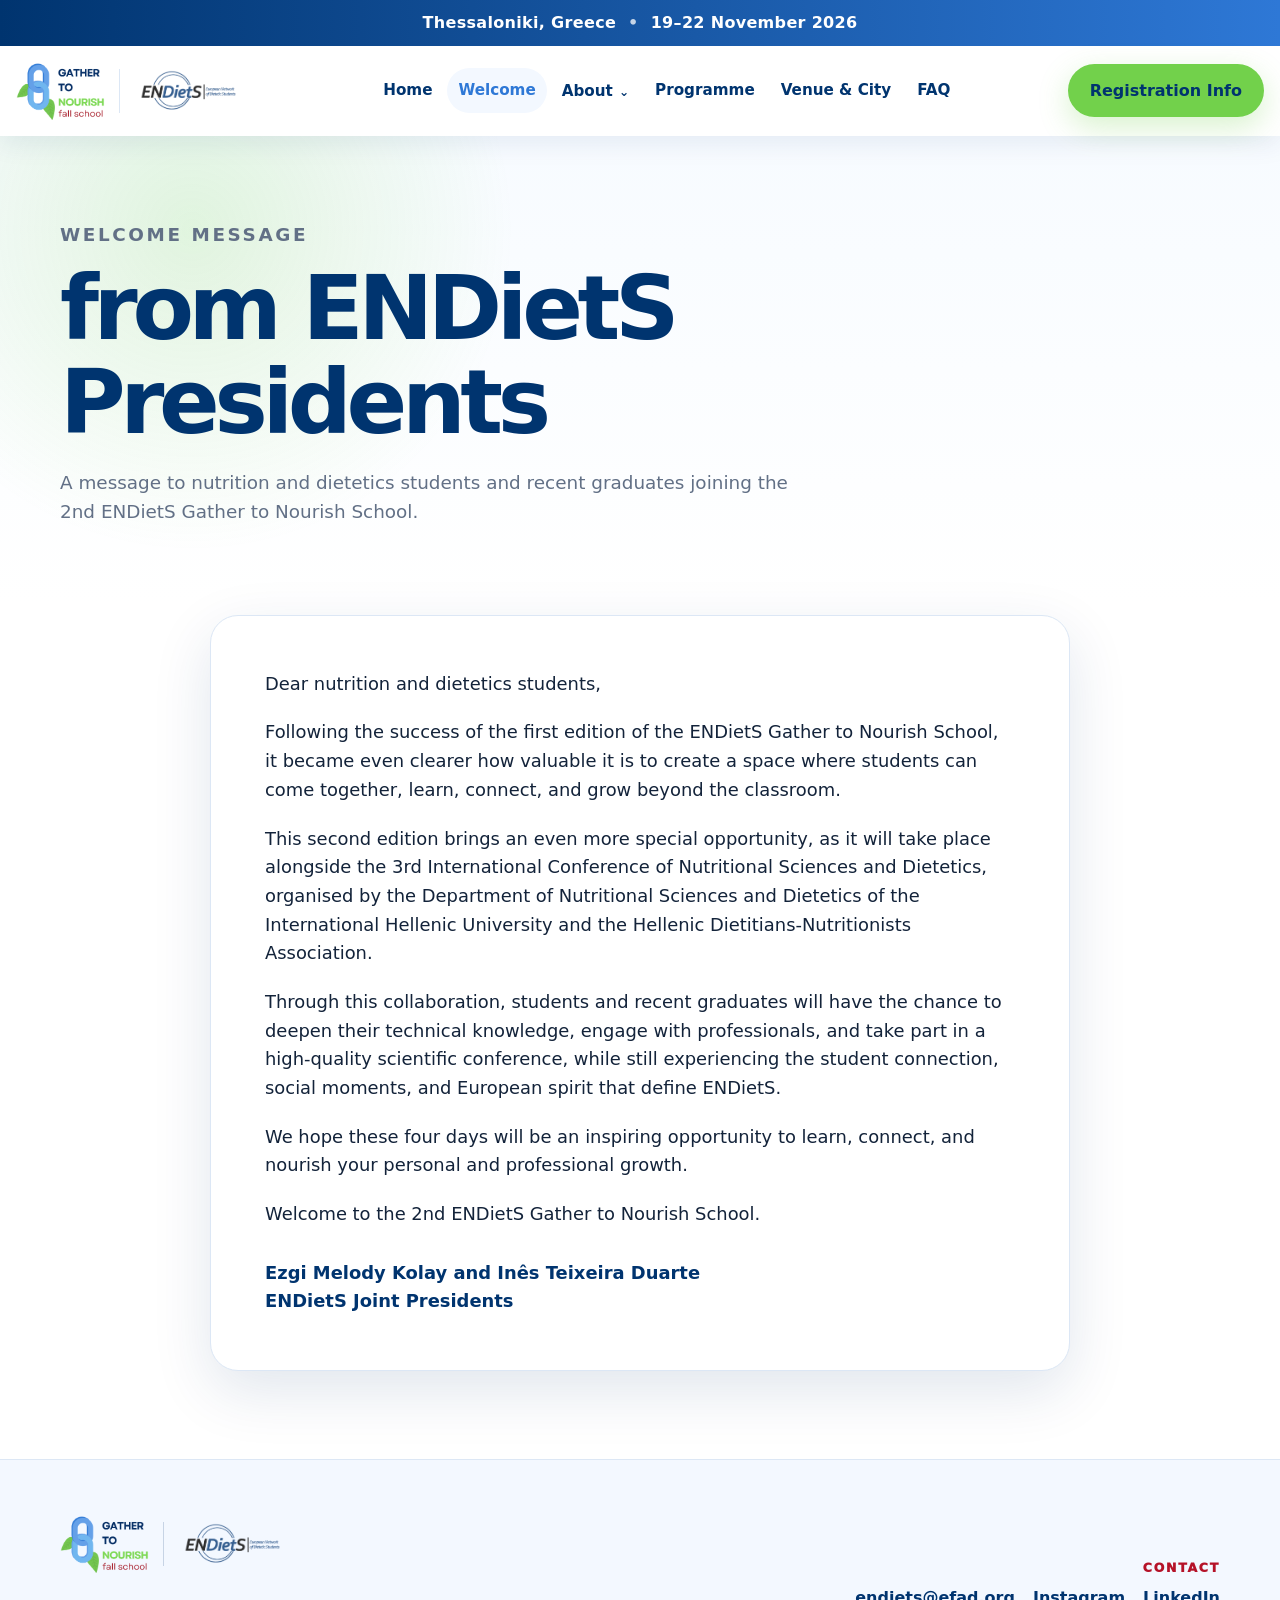
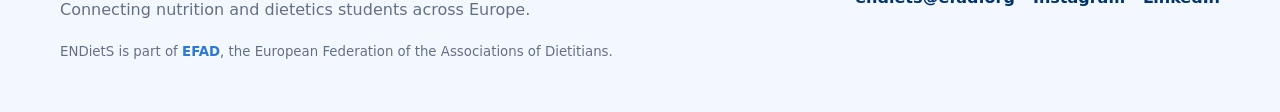
<file: welcome.html>
<!DOCTYPE html>
<html lang="en">
<head>
  <meta charset="UTF-8" />
  <meta name="viewport" content="width=device-width, initial-scale=1.0" />
  <title>Welcome Message | ENDietS Gather to Nourish</title>
  <meta name="description" content="ENDietS Presidents welcome message for the Gather to Nourish Fall School 2026." />
  <meta property="og:title" content="ENDietS Gather to Nourish" />
  <meta property="og:description" content="The ENDietS Gather to Nourish Fall School brings nutrition and dietetics students and recent graduates together in Thessaloniki, Greece." />
  <meta property="og:type" content="website" />
  <link rel="icon" href="assets/favicon.png" type="image/png" />
  <link rel="stylesheet" href="styles.css" />
</head>
<body>
  <a class="skip-link" href="#main">Skip to main content</a>

  <header class="site-header" id="top">
    <div class="announcement">
      <span>Thessaloniki, Greece</span>
      <span>19–22 November 2026</span>
    </div>

    <nav class="navbar" aria-label="Main navigation">
      <a class="brand-stack" href="index.html" aria-label="ENDietS Gather to Nourish home">
        <img class="fall-logo" src="assets/fall-school-logo.png" alt="Gather to Nourish Fall School" />
        <span class="logo-divider" aria-hidden="true"></span>
        <img class="endiets-logo" src="assets/endiets-logo.png" alt="ENDietS - European Network of Dietetic Students" />
      </a>

      <button class="menu-toggle" aria-expanded="false" aria-controls="nav-menu">
        <span class="sr-only">Open menu</span>
        <span></span><span></span><span></span>
      </button>

      <ul class="nav-menu" id="nav-menu">
        <li><a href="index.html">Home</a></li>
        <li><a href="welcome.html" class="is-active">Welcome</a></li>
        <li class="has-submenu">
          <button class="submenu-trigger" type="button" aria-expanded="false">About</button>
          <ul class="submenu" aria-label="About submenu">
            <li><a href="about.html">Gather to Nourish Schools</a></li>
            <li><a href="team.html">ENDietS Team</a></li>
          </ul>
        </li>
        <li><a href="programme.html">Programme</a></li>
        <li><a href="venue.html">Venue &amp; City</a></li>
        <li><a href="faq.html">FAQ</a></li>
      </ul>

      <a class="nav-cta" href="registration.html">Registration Info</a>
    </nav>
  </header>

  <main id="main">
    <section class="page-hero">
      <div class="container">
        <p class="eyebrow">Welcome message</p>
        <h1>from ENDietS Presidents</h1>
        <p>
          A message to nutrition and dietetics students and recent graduates joining the 2nd ENDietS Gather to Nourish School.
        </p>
      </div>
    </section>

    <section class="section-pad welcome-message-section">
      <div class="container welcome-letter">
        <p>Dear nutrition and dietetics students,</p>
        <p>
          Following the success of the first edition of the ENDietS Gather to Nourish School, it became even clearer how valuable it is to create a space where students can come together, learn, connect, and grow beyond the classroom.
        </p>
        <p>
          This second edition brings an even more special opportunity, as it will take place alongside the 3rd International Conference of Nutritional Sciences and Dietetics, organised by the Department of Nutritional Sciences and Dietetics of the International Hellenic University and the Hellenic Dietitians-Nutritionists Association.
        </p>
        <p>
          Through this collaboration, students and recent graduates will have the chance to deepen their technical knowledge, engage with professionals, and take part in a high-quality scientific conference, while still experiencing the student connection, social moments, and European spirit that define ENDietS.
        </p>
        <p>
          We hope these four days will be an inspiring opportunity to learn, connect, and nourish your personal and professional growth.
        </p>
        <p>
          Welcome to the 2nd ENDietS Gather to Nourish School.
        </p>
        <p class="signature">
          Ezgi Melody Kolay and Inês Teixeira Duarte<br />
          ENDietS Joint Presidents
        </p>
      </div>
    </section>

  </main>

  <footer class="site-footer compact-footer">
    <div class="container footer-compact-grid">
      <div>
        <a class="footer-brand" href="index.html" aria-label="ENDietS Gather to Nourish home">
          <img src="assets/fall-school-logo.png" alt="Gather to Nourish Fall School" />
          <span class="logo-divider footer-logo-divider" aria-hidden="true"></span>
          <img src="assets/endiets-logo.png" alt="ENDietS" />
        </a>
        <p>Connecting nutrition and dietetics students across Europe.</p>
        <small>ENDietS is part of <a class="inline-footer-link" href="https://www.efad.org/" target="_blank" rel="noopener">EFAD</a>, the European Federation of the Associations of Dietitians.</small>
      </div>
      <div class="footer-contact-block" aria-label="ENDietS contact links">
        <h3>Contact</h3>
        <div class="footer-contact-inline">
          <a href="mailto:endiets@efad.org?subject=ENDietS%20Gather%20to%20Nourish%20School%20question">endiets@efad.org</a>
          <a href="https://www.instagram.com/_endiets/" target="_blank" rel="noopener">Instagram</a>
          <a href="https://www.linkedin.com/company/endiets/" target="_blank" rel="noopener">LinkedIn</a>
        </div>
      </div>
    </div>
  </footer>

  <script src="script.js"></script>
</body>
</html>
</file>
<file: styles.css>
:root {
  --navy: #00346f;
  --blue: #2e78d6;
  --sky: #68aceb;
  --green: #72d14b;
  --leaf: #5bb83e;
  --red: #b51228;
  --ink: #13233a;
  --muted: #627086;
  --paper: #ffffff;
  --soft: #f3f8ff;
  --soft-green: #f2fbef;
  --line: #dce7f5;
  --shadow: 0 20px 60px rgba(0, 52, 111, 0.12);
  --radius-lg: 28px;
  --radius-md: 18px;
  --radius-sm: 12px;
  --max: 1160px;
}

* { box-sizing: border-box; }
html { scroll-behavior: smooth; }
body {
  margin: 0;
  font-family: Inter, ui-sans-serif, system-ui, -apple-system, BlinkMacSystemFont, "Segoe UI", sans-serif;
  color: var(--ink);
  background: var(--paper);
  line-height: 1.6;
}
img { max-width: 100%; display: block; }
a { color: inherit; text-decoration: none; }
.container { width: min(var(--max), calc(100% - 40px)); margin: 0 auto; }
.section-pad { padding: 88px 0; }
.narrow { max-width: 820px; }
.skip-link { position: absolute; left: -999px; top: 0; background: var(--navy); color: white; padding: 10px; z-index: 1000; }
.skip-link:focus { left: 10px; }

.announcement {
  display: flex;
  align-items: center;
  justify-content: center;
  gap: 12px;
  padding: 10px 16px;
  background: linear-gradient(90deg, var(--navy), var(--blue));
  color: white;
  font-weight: 700;
  letter-spacing: .02em;
  text-align: center;
}
.announcement span + span::before { content: "•"; margin-right: 12px; opacity: .75; }
.site-header {
  position: sticky;
  top: 0;
  z-index: 100;
  background: rgba(255,255,255,.94);
  backdrop-filter: blur(14px);
  box-shadow: 0 8px 24px rgba(0,52,111,.08);
}
.navbar {
  width: min(1280px, calc(100% - 32px));
  margin: 0 auto;
  display: flex;
  align-items: center;
  justify-content: space-between;
  gap: 18px;
  min-height: 90px;
}
.brand-stack { display: flex; align-items: center; gap: 14px; min-width: 250px; }
.fall-logo { height: 58px; width: auto; object-fit: contain; }
.endiets-logo { height: 44px; width: auto; object-fit: contain; }
.logo-divider { width: 1px; height: 44px; background: var(--line); }
.nav-menu { display: flex; list-style: none; gap: 4px; padding: 0; margin: 0; align-items: center; }
.nav-menu a, .submenu-trigger {
  display: block;
  padding: 10px 11px;
  border-radius: 999px;
  color: var(--navy);
  font-weight: 750;
  font-size: 0.95rem;
}
.submenu-trigger {
  border: 0;
  background: transparent;
  font-family: inherit;
  cursor: pointer;
}
.submenu-trigger::after { content: "⌄"; margin-left: 6px; font-size: .8em; }
.nav-menu a:hover, .nav-menu a.is-active, .submenu-trigger:hover, .submenu-trigger.is-active, .has-submenu:hover .submenu-trigger { background: var(--soft); color: var(--blue); }
.has-submenu { position: relative; }
.submenu {
  position: absolute;
  top: 100%;
  left: 0;
  min-width: 220px;
  padding: 10px;
  margin: 0;
  list-style: none;
  background: white;
  border: 1px solid var(--line);
  border-radius: var(--radius-sm);
  box-shadow: var(--shadow);
  display: none;
  z-index: 120;
}
.has-submenu:hover .submenu,
.has-submenu:focus-within .submenu,
.has-submenu.submenu-open .submenu { display: block; }
.submenu a { border-radius: 10px; padding: 10px 12px; white-space: nowrap; }
.nav-cta, .button {
  display: inline-flex;
  align-items: center;
  justify-content: center;
  gap: 8px;
  border-radius: 999px;
  padding: 12px 20px;
  font-weight: 800;
  border: 2px solid transparent;
  transition: transform .2s ease, box-shadow .2s ease, background .2s ease;
}
.nav-cta { background: var(--green); color: var(--navy); box-shadow: 0 10px 30px rgba(114,209,75,.28); white-space: nowrap; }
.nav-cta:hover, .button:hover { transform: translateY(-1px); }
.button-primary { background: var(--navy); color: white; box-shadow: 0 14px 32px rgba(0,52,111,.22); }
.button-secondary { color: var(--navy); background: white; border-color: var(--line); }
.button-light { color: var(--navy); background: white; }
.text-link { color: var(--blue); font-weight: 850; border-bottom: 2px solid rgba(46,120,214,.22); }
.menu-toggle { display: none; border: 0; background: transparent; padding: 8px; cursor: pointer; }
.menu-toggle span:not(.sr-only) { display: block; width: 26px; height: 3px; background: var(--navy); margin: 5px 0; border-radius: 3px; }
.sr-only { position: absolute; width: 1px; height: 1px; padding: 0; overflow: hidden; clip: rect(0,0,0,0); white-space: nowrap; border: 0; }

.hero {
  position: relative;
  overflow: hidden;
  background:
    radial-gradient(circle at 5% 10%, rgba(104,172,235,.28), transparent 34%),
    radial-gradient(circle at 95% 15%, rgba(114,209,75,.22), transparent 30%),
    linear-gradient(180deg, #ffffff 0%, #f7fbff 100%);
}
.hero::after {
  content: "";
  position: absolute;
  right: -120px;
  bottom: -160px;
  width: 380px;
  height: 380px;
  border-radius: 50%;
  background: rgba(181,18,40,.08);
}
.hero-grid { display: grid; grid-template-columns: 1.1fr .9fr; gap: 56px; align-items: center; position: relative; z-index: 1; }
.eyebrow { color: var(--red); text-transform: uppercase; font-weight: 900; letter-spacing: .14em; font-size: .78rem; margin: 0 0 12px; }
h1, h2, h3 { color: var(--navy); line-height: 1.05; margin: 0; }
h1 { font-size: clamp(3.2rem, 7vw, 6.8rem); letter-spacing: -0.06em; max-width: 820px; }
h2 { font-size: clamp(2rem, 4vw, 3.8rem); letter-spacing: -0.045em; }
h3 { font-size: 1.25rem; letter-spacing: -.02em; }
.hero-subtitle { font-size: clamp(1.35rem, 2.4vw, 2.05rem); color: var(--blue); font-weight: 850; margin: 18px 0 0; }
.hero-text { font-size: 1.14rem; color: var(--muted); max-width: 650px; margin: 18px 0 28px; }
.hero-actions { display: flex; flex-wrap: wrap; gap: 12px; }
.hero-card {
  background: rgba(255,255,255,.88);
  border: 1px solid var(--line);
  border-radius: var(--radius-lg);
  box-shadow: var(--shadow);
  padding: 28px;
  position: relative;
}
.hero-logo { width: 260px; margin-bottom: 20px; }
.card-label { font-weight: 900; color: var(--red); text-transform: uppercase; letter-spacing: .12em; font-size: .75rem; margin: 0 0 10px; }
.hero-card h2 { font-size: 2rem; }
.hero-card p { color: var(--muted); }
.meta-list { display: grid; gap: 14px; margin-top: 22px; }
.meta-list div { padding: 14px 0; border-top: 1px solid var(--line); }
.meta-list span { display: block; color: var(--muted); font-size: .85rem; font-weight: 750; }
.meta-list strong { color: var(--navy); font-size: 1.05rem; }

.stats-strip { background: var(--navy); color: white; padding: 28px 0; }
.stats-grid { display: grid; grid-template-columns: repeat(3, minmax(0, 1fr)) minmax(280px, 1.55fr); gap: 20px; }
.stats-grid div { border-left: 1px solid rgba(255,255,255,.22); padding-left: 18px; }
.stats-grid strong { display: block; font-size: 1.7rem; line-height: 1; color: var(--green); }
.stats-grid span { font-size: .95rem; opacity: .9; }
.section-heading { margin-bottom: 34px; }
.section-heading p:not(.eyebrow) { color: var(--muted); font-size: 1.12rem; max-width: 780px; }
.soft-bg { background: linear-gradient(180deg, var(--soft), white); }
.green-bg { background: linear-gradient(180deg, var(--soft-green), white); }
.cards-grid { display: grid; gap: 22px; }
.cards-grid.four { grid-template-columns: repeat(4, 1fr); }
.cards-grid.three { grid-template-columns: repeat(3, 1fr); }
.feature-card, .content-card, .day-card, .faq-item {
  background: white;
  border: 1px solid var(--line);
  border-radius: var(--radius-md);
  padding: 24px;
  box-shadow: 0 14px 36px rgba(0,52,111,.07);
}
.feature-card .icon {
  display: inline-flex;
  width: 42px;
  height: 42px;
  align-items: center;
  justify-content: center;
  border-radius: 14px;
  background: var(--soft);
  color: var(--blue);
  font-weight: 950;
  margin-bottom: 18px;
}
.feature-card p, .content-card p, .day-card p, .faq-item p { color: var(--muted); margin-bottom: 0; }
.link-card:hover { border-color: rgba(46,120,214,.45); transform: translateY(-2px); transition: .2s ease; }
.final-cta {
  background: linear-gradient(135deg, var(--blue), var(--navy));
  color: white;
  text-align: center;
}
.final-cta h2 { color: white; max-width: 860px; margin: 0 auto 26px; }
.final-cta .eyebrow { color: var(--green); }

.page-hero {
  background:
    radial-gradient(circle at 15% 20%, rgba(114,209,75,.18), transparent 28%),
    linear-gradient(180deg, #f7fbff, white);
  padding: 84px 0 58px;
}
.page-hero p { color: var(--muted); font-size: 1.15rem; max-width: 760px; }
.two-col { display: grid; grid-template-columns: 1fr 1fr; gap: 44px; align-items: start; }
.timeline { display: grid; gap: 18px; }
.day-card { display: grid; grid-template-columns: 110px 1fr; gap: 20px; align-items: start; }
.day-card .day { color: var(--red); font-weight: 950; text-transform: uppercase; letter-spacing: .08em; }
.notice { background: var(--soft); border-left: 6px solid var(--green); padding: 20px 22px; border-radius: var(--radius-sm); color: var(--muted); }
.partner-note { background: white; border: 1px dashed rgba(0,52,111,.26); border-radius: var(--radius-md); padding: 24px; }
.partner-note strong { color: var(--navy); }

.photo-grid {
  display: grid;
  grid-template-columns: repeat(4, minmax(0, 1fr));
  gap: 22px;
}
.photo-card {
  background: white;
  border: 1px solid var(--line);
  border-radius: var(--radius-md);
  overflow: hidden;
  box-shadow: 0 14px 36px rgba(0,52,111,.07);
}
.photo-card img, .photo-placeholder {
  width: 100%;
  aspect-ratio: 4 / 3;
  object-fit: cover;
}
.photo-placeholder {
  display: grid;
  place-items: center;
  background:
    radial-gradient(circle at 15% 10%, rgba(104,172,235,.32), transparent 36%),
    radial-gradient(circle at 88% 28%, rgba(114,209,75,.28), transparent 32%),
    linear-gradient(135deg, #f7fbff, #ffffff);
  color: var(--blue);
  font-weight: 950;
  letter-spacing: .12em;
  text-transform: uppercase;
}
.photo-card h3 {
  margin: 20px 20px 8px;
}
.photo-card p {
  color: var(--muted);
  margin: 0 20px 22px;
}
.pillar-card h2 { font-size: clamp(1.7rem, 2.2vw, 2.35rem); }

.site-footer { background: #f3f8ff; color: var(--navy); padding: 48px 0; border-top: 1px solid var(--line); }
.footer-grid { display: grid; grid-template-columns: 2fr 1fr 1fr; gap: 36px; }
.footer-compact-grid { display: flex; justify-content: space-between; align-items: center; gap: 36px; }
.footer-contact-inline { display: flex; flex-wrap: wrap; justify-content: flex-end; gap: 10px 18px; }
.footer-contact-inline a { margin: 0; }
.footer-brand { display: flex; gap: 14px; align-items: center; margin-bottom: 16px; }
.site-footer a.footer-brand { display: inline-flex; }
.footer-brand img:first-child { height: 58px; width: auto; }
.footer-brand img:last-child { height: 44px; width: auto; }
.footer-logo-divider { height: 44px; background: rgba(0,52,111,.18); }
.site-footer p, .site-footer small { color: var(--muted); }
.site-footer h3 {
  color: var(--red);
  font-size: .78rem;
  margin: 0 0 14px;
  text-transform: uppercase;
  letter-spacing: .14em;
  font-weight: 950;
}
.site-footer a { display: block; color: var(--navy); margin: 7px 0; font-weight: 650; }
.site-footer a:hover { color: var(--blue); }
.site-footer .inline-footer-link { display: inline; color: var(--blue); margin: 0; font-weight: 800; }
.footer-contact-inline a { display: inline-flex; margin: 0; white-space: nowrap; }

.inline-card-link { color: var(--blue); font-weight: 850; border-bottom: 2px solid rgba(46,120,214,.2); }
.welcome-letter {
  max-width: 860px;
  background: white;
  border: 1px solid var(--line);
  border-radius: var(--radius-lg);
  box-shadow: var(--shadow);
  padding: clamp(28px, 5vw, 54px);
  font-size: 1.12rem;
}
.welcome-letter p { color: var(--ink); margin: 0 0 20px; }
.welcome-letter p:last-child { margin-bottom: 0; }
.welcome-letter .signature { margin-top: 30px; font-weight: 850; color: var(--navy); }
.welcome-message-section { padding-top: 34px; }

@media (max-width: 1020px) {
  .navbar { min-height: 84px; }
  .brand-stack { min-width: 0; }
  .fall-logo { height: 48px; }
  .endiets-logo { height: 34px; }
  .nav-cta { display: none; }
  .menu-toggle { display: block; }
  .nav-menu {
    position: absolute;
    left: 16px;
    right: 16px;
    top: calc(100% + 8px);
    background: white;
    border: 1px solid var(--line);
    border-radius: var(--radius-md);
    box-shadow: var(--shadow);
    display: none;
    padding: 12px;
    flex-direction: column;
    align-items: stretch;
  }
  .nav-menu.is-open { display: flex; }
  .nav-menu a, .submenu-trigger { border-radius: 12px; width: 100%; text-align: left; }
  .has-submenu { position: static; }
  .submenu {
    position: static;
    display: none;
    min-width: 0;
    padding: 2px 0 0 14px;
    margin: 0;
    border: 0;
    box-shadow: none;
    background: transparent;
  }
  .submenu a { padding: 8px 12px; font-size: .9rem; }
  .hero-grid, .two-col { grid-template-columns: 1fr; }
  .cards-grid.four, .cards-grid.three, .stats-grid, .photo-grid { grid-template-columns: repeat(2, 1fr); }
}
@media (max-width: 680px) {
  .container { width: min(100% - 28px, var(--max)); }
  .section-pad { padding: 58px 0; }
  .announcement { flex-direction: column; gap: 2px; font-size: .9rem; }
  .announcement span + span::before { content: none; }
  .brand-stack { gap: 8px; }
  .fall-logo { height: 38px; }
  .endiets-logo { height: 28px; max-width: 130px; }
  .logo-divider { height: 30px; }
  h1 { font-size: 3.3rem; }
  .hero-card { padding: 20px; }
  .stats-grid, .cards-grid.four, .cards-grid.three, .photo-grid { grid-template-columns: 1fr; }
  .footer-brand img:first-child { height: 48px; }
  .footer-brand img:last-child { height: 34px; }
  .footer-logo-divider { height: 34px; }
  .day-card { grid-template-columns: 1fr; gap: 8px; }
  .footer-grid { grid-template-columns: 1fr; }
  .footer-compact-grid { flex-direction: column; align-items: flex-start; }
  .footer-contact-inline { justify-content: flex-start; }
}


/* Registration Info page */
.registration-hero h1 { max-width: 980px; }
.registration-highlight {
  display: grid;
  grid-template-columns: 1.25fr .75fr;
  gap: 28px;
  align-items: stretch;
}
.package-card, .fee-card, .important-registration-note {
  background: white;
  border: 1px solid var(--line);
  border-radius: var(--radius-lg);
  box-shadow: var(--shadow);
}
.package-card { padding: clamp(28px, 4vw, 48px); }
.package-card h2 { margin-bottom: 18px; }
.package-card p { color: var(--muted); font-size: 1.05rem; }
.registration-actions { display: flex; flex-wrap: wrap; gap: 12px; margin-top: 28px; }
.fee-card {
  padding: clamp(24px, 4vw, 38px);
  background:
    radial-gradient(circle at 90% 0%, rgba(114,209,75,.22), transparent 34%),
    white;
}
.fee-row {
  display: flex;
  justify-content: space-between;
  align-items: baseline;
  gap: 18px;
  padding: 18px 0;
  border-top: 1px solid var(--line);
}
.fee-row span { color: var(--navy); font-weight: 850; font-size: 1.05rem; }
.fee-row strong { color: var(--blue); font-size: clamp(2.1rem, 5vw, 3.1rem); line-height: 1; letter-spacing: -.05em; }
.fee-note { color: var(--muted); margin: 18px 0 0; font-size: .96rem; }
.included-grid .content-card { min-height: 230px; }
.registration-note-grid { align-items: center; }
.important-registration-note {
  padding: clamp(24px, 4vw, 36px);
  border-left: 7px solid var(--green);
}
.important-registration-note p { color: var(--ink); margin: 0 0 16px; }
.important-registration-note p:last-child { margin-bottom: 0; font-weight: 850; color: var(--navy); }

@media (max-width: 1020px) {
  .registration-highlight { grid-template-columns: 1fr; }
}


/* v10 updates */
.story-layout {
  display: grid;
  grid-template-columns: 0.9fr 1.25fr;
  gap: 28px;
  align-items: start;
}
.story-side-note {
  display: grid;
  gap: 16px;
}
.story-fact {
  background: linear-gradient(180deg, #f7fbff, #ffffff);
  border: 1px solid var(--line);
  border-radius: var(--radius-md);
  box-shadow: 0 12px 30px rgba(0,52,111,.06);
  padding: 20px;
}
.story-fact p { margin: 0; color: var(--muted); }
.story-fact .eyebrow { margin-bottom: 8px; }
.story-text {
  background: white;
  border: 1px solid var(--line);
  border-radius: var(--radius-lg);
  box-shadow: 0 14px 36px rgba(0,52,111,.07);
  padding: clamp(22px, 4vw, 34px);
}
.story-text p { color: var(--ink); }
.story-text strong { color: var(--navy); }
.footer-contact-block { display: flex; flex-direction: column; align-items: flex-end; }
.footer-contact-block h3 { margin-bottom: 10px; }
.fee-note strong { color: var(--navy); }
@media (max-width: 1020px) {
  .story-layout { grid-template-columns: 1fr; }
}
@media (max-width: 680px) {
  .footer-contact-block { align-items: flex-start; }
}


/* v11 updates */
.story-section {
  padding-top: 54px;
}
@media (max-width: 680px) {
  .story-section {
    padding-top: 38px;
  }
}


/* v12 ENDietS Team page */
.team-hero h1 { max-width: 980px; }
.team-stats-section {
  background: var(--navy);
  color: white;
  padding: 30px 0;
}
.team-stats-grid {
  display: grid;
  grid-template-columns: repeat(4, minmax(0, 1fr));
  gap: 18px;
}
.team-stats-grid div {
  border-left: 1px solid rgba(255,255,255,.22);
  padding-left: 18px;
}
.team-stats-grid strong {
  display: block;
  font-size: clamp(2rem, 5vw, 3.2rem);
  line-height: 1;
  color: var(--green);
  letter-spacing: -.04em;
}
.team-stats-grid span {
  color: rgba(255,255,255,.88);
  font-weight: 700;
}
.team-grid {
  display: grid;
  grid-template-columns: repeat(4, minmax(0, 1fr));
  gap: 22px;
}
.featured-team-grid {
  grid-template-columns: repeat(5, minmax(0, 1fr));
}
.team-card {
  background: white;
  border: 1px solid var(--line);
  border-radius: var(--radius-md);
  overflow: hidden;
  box-shadow: 0 14px 36px rgba(0,52,111,.07);
  cursor: pointer;
  transition: transform .18s ease, box-shadow .18s ease, border-color .18s ease;
}
.team-card:hover,
.team-card:focus {
  transform: translateY(-4px);
  box-shadow: 0 22px 46px rgba(0,52,111,.13);
  border-color: rgba(46,120,214,.38);
  outline: none;
}
.team-photo-wrap {
  aspect-ratio: 4 / 5;
  background: var(--soft);
  overflow: hidden;
}
.team-photo-wrap img {
  width: 100%;
  height: 100%;
  object-fit: cover;
}
.team-card-body {
  padding: 18px;
}
.coordination-tag {
  display: inline-flex;
  margin-bottom: 10px;
  padding: 5px 9px;
  border-radius: 999px;
  background: var(--soft-green);
  color: var(--leaf);
  font-size: .72rem;
  font-weight: 900;
  text-transform: uppercase;
  letter-spacing: .08em;
}
.team-card h3 {
  font-size: 1.12rem;
  line-height: 1.12;
  margin-bottom: 8px;
}
.team-role {
  color: var(--blue);
  font-weight: 850;
  margin: 0 0 3px;
}
.team-country {
  color: var(--muted);
  margin: 0 0 14px;
}
.team-card-actions {
  display: flex;
  align-items: center;
  justify-content: space-between;
  gap: 8px;
  flex-wrap: wrap;
}
.read-bio {
  color: var(--navy);
  font-weight: 850;
  font-size: .9rem;
}
.team-linkedin {
  display: inline-flex;
  align-items: center;
  justify-content: center;
  border-radius: 999px;
  padding: 7px 10px;
  background: var(--soft);
  color: var(--blue);
  font-weight: 850;
  font-size: .86rem;
}
.team-linkedin:hover {
  background: var(--blue);
  color: white;
}
.bio-pending .read-bio::after {
  content: " soon";
  color: var(--muted);
  font-weight: 650;
}
.nkc-callout {
  display: grid;
  grid-template-columns: 1fr auto;
  gap: 28px;
  align-items: center;
  background: white;
  border: 1px solid var(--line);
  border-radius: var(--radius-lg);
  box-shadow: var(--shadow);
  padding: clamp(28px, 5vw, 48px);
}
.nkc-callout p {
  color: var(--muted);
  max-width: 800px;
}
.team-modal {
  position: fixed;
  inset: 0;
  z-index: 300;
  display: none;
}
.team-modal.is-open {
  display: block;
}
.team-modal-backdrop {
  position: absolute;
  inset: 0;
  background: rgba(19,35,58,.58);
  backdrop-filter: blur(6px);
}
.team-modal-panel {
  position: relative;
  width: min(980px, calc(100% - 32px));
  max-height: calc(100vh - 48px);
  overflow: auto;
  margin: 24px auto;
  background: white;
  border-radius: var(--radius-lg);
  box-shadow: 0 28px 80px rgba(0,0,0,.25);
}
.team-modal-close {
  position: absolute;
  top: 14px;
  right: 16px;
  z-index: 2;
  width: 40px;
  height: 40px;
  border: 0;
  border-radius: 999px;
  background: var(--soft);
  color: var(--navy);
  font-size: 1.6rem;
  line-height: 1;
  cursor: pointer;
}
.team-modal-content {
  display: grid;
  grid-template-columns: 0.82fr 1.18fr;
  gap: 0;
}
.team-modal-content img {
  width: 100%;
  height: 100%;
  min-height: 520px;
  object-fit: cover;
  background: var(--soft);
}
.team-modal-text {
  padding: clamp(30px, 5vw, 54px);
}
.team-modal-role {
  color: var(--blue);
  font-weight: 850;
  font-size: 1.12rem;
  margin: 12px 0 24px;
}
.team-modal-bio p {
  color: var(--ink);
  margin: 0 0 16px;
}
.team-modal-bio p:last-child {
  margin-bottom: 24px;
}
body.modal-open {
  overflow: hidden;
}

@media (max-width: 1120px) {
  .team-grid,
  .featured-team-grid {
    grid-template-columns: repeat(3, minmax(0, 1fr));
  }
}
@media (max-width: 860px) {
  .team-stats-grid,
  .team-grid,
  .featured-team-grid {
    grid-template-columns: repeat(2, minmax(0, 1fr));
  }
  .nkc-callout,
  .team-modal-content {
    grid-template-columns: 1fr;
  }
  .team-modal-content img {
    max-height: 420px;
    min-height: 0;
  }
}
@media (max-width: 560px) {
  .team-stats-grid,
  .team-grid,
  .featured-team-grid {
    grid-template-columns: 1fr;
  }
}


/* v13 Programme page */
.programme-hero h1 { max-width: 980px; }
.programme-intro-section { padding-top: 64px; }
.programme-intro-card {
  display: grid;
  grid-template-columns: .85fr 1.15fr;
  gap: 38px;
  align-items: start;
  background: white;
  border: 1px solid var(--line);
  border-radius: var(--radius-lg);
  box-shadow: var(--shadow);
  padding: clamp(28px, 5vw, 48px);
}
.programme-days-grid {
  display: grid;
  grid-template-columns: 1.25fr repeat(3, 1fr);
  gap: 22px;
}
.programme-day-card {
  background: white;
  border: 1px solid var(--line);
  border-radius: var(--radius-md);
  box-shadow: 0 14px 36px rgba(0,52,111,.07);
  padding: 24px;
  display: flex;
  flex-direction: column;
  min-height: 315px;
}
.programme-day-card.primary-day {
  border-top: 8px solid var(--green);
}
.programme-day-card.muted-day {
  background: #fbfdff;
}
.programme-day-label {
  color: var(--red);
  text-transform: uppercase;
  letter-spacing: .1em;
  font-weight: 900;
  font-size: .74rem;
  margin-bottom: 14px;
}
.programme-day-card h3 {
  margin-bottom: 12px;
}
.programme-day-card p {
  color: var(--muted);
  margin: 0 0 20px;
}
.programme-day-card strong {
  color: var(--navy);
  margin-top: auto;
}
.schedule-wrap {
  display: grid;
  gap: 22px;
}
.schedule-day-title {
  color: var(--navy);
  font-weight: 950;
  font-size: 1.18rem;
  margin-top: 12px;
}
.schedule-table {
  overflow: hidden;
  border: 1px solid var(--line);
  border-radius: var(--radius-md);
  background: white;
  box-shadow: 0 14px 36px rgba(0,52,111,.07);
}
.schedule-row {
  display: grid;
  grid-template-columns: 170px 1.05fr 1.45fr;
  gap: 16px;
  padding: 15px 18px;
  border-top: 1px solid var(--line);
  align-items: start;
}
.schedule-row:first-child { border-top: 0; }
.schedule-row span:first-child {
  color: var(--blue);
  font-weight: 900;
  white-space: nowrap;
}
.schedule-row span:nth-child(2) {
  color: var(--navy);
  font-weight: 850;
}
.schedule-row span:nth-child(3) {
  color: var(--muted);
}
.schedule-head {
  background: var(--navy);
}
.schedule-head span {
  color: white !important;
  text-transform: uppercase;
  letter-spacing: .08em;
  font-size: .78rem;
}
.break-row {
  background: var(--soft);
}
.social-row {
  background: var(--soft-green);
}
.topic-grid {
  display: grid;
  grid-template-columns: repeat(4, minmax(0, 1fr));
  gap: 22px;
}
.topic-card {
  background: white;
  border: 1px solid var(--line);
  border-radius: var(--radius-md);
  box-shadow: 0 14px 36px rgba(0,52,111,.07);
  padding: 24px;
}
.topic-card h3 {
  margin-bottom: 16px;
}
.topic-card ul {
  margin: 0;
  padding-left: 18px;
  color: var(--muted);
}
.topic-card li + li {
  margin-top: 10px;
}
.social-programme-card {
  display: grid;
  grid-template-columns: 1.35fr .65fr;
  gap: 28px;
  align-items: center;
  background: white;
  border: 1px solid var(--line);
  border-radius: var(--radius-lg);
  box-shadow: var(--shadow);
  padding: clamp(28px, 5vw, 48px);
}
.social-programme-card p {
  color: var(--muted);
}
.programme-note {
  background: linear-gradient(180deg, var(--soft), #fff);
  border: 1px solid var(--line);
  border-radius: var(--radius-md);
  padding: 24px;
}
.programme-note strong {
  display: block;
  color: var(--navy);
  font-size: 1.25rem;
  margin-bottom: 10px;
}
.programme-note span {
  color: var(--muted);
}

@media (max-width: 1120px) {
  .programme-days-grid,
  .topic-grid {
    grid-template-columns: repeat(2, minmax(0, 1fr));
  }
}
@media (max-width: 860px) {
  .programme-intro-card,
  .social-programme-card {
    grid-template-columns: 1fr;
  }
  .schedule-row {
    grid-template-columns: 1fr;
    gap: 4px;
  }
  .schedule-row span:first-child {
    white-space: normal;
  }
}
@media (max-width: 560px) {
  .programme-days-grid,
  .topic-grid {
    grid-template-columns: 1fr;
  }
}


/* v14 Venue & Thessaloniki page */
.venue-hero h1 { max-width: 940px; }
.venue-main-section { padding-top: 64px; }
.venue-feature-grid {
  display: grid;
  grid-template-columns: 1.25fr .75fr;
  gap: 28px;
  align-items: stretch;
}
.venue-card {
  background: white;
  border: 1px solid var(--line);
  border-radius: var(--radius-lg);
  box-shadow: var(--shadow);
  padding: clamp(26px, 4vw, 42px);
}
.main-venue-card {
  background:
    radial-gradient(circle at 100% 0%, rgba(114,209,75,.16), transparent 30%),
    white;
}
.main-venue-card p,
.reach-card p {
  color: var(--muted);
  font-size: 1.05rem;
}
.venue-address {
  margin-top: 26px;
  padding: 22px;
  border-radius: var(--radius-md);
  background: var(--soft);
  border-left: 6px solid var(--green);
}
.venue-address span {
  display: block;
  color: var(--red);
  font-weight: 900;
  letter-spacing: .12em;
  text-transform: uppercase;
  font-size: .74rem;
  margin-bottom: 8px;
}
.venue-address strong {
  color: var(--navy);
  font-size: 1.06rem;
}
.venue-actions {
  display: flex;
  flex-wrap: wrap;
  gap: 12px;
  margin-top: 28px;
}
.reach-card h3 {
  font-size: clamp(1.7rem, 2.5vw, 2.2rem);
  margin-bottom: 18px;
}
.venue-list {
  padding: 0;
  margin: 24px 0 0;
  list-style: none;
  display: grid;
  gap: 14px;
}
.venue-list li {
  padding: 14px 0 0;
  border-top: 1px solid var(--line);
  color: var(--muted);
}
.venue-list strong {
  color: var(--navy);
}
.thessaloniki-intro {
  display: grid;
  grid-template-columns: .9fr 1.1fr;
  gap: 38px;
  align-items: start;
  margin-bottom: 34px;
}
.city-card-grid {
  display: grid;
  grid-template-columns: repeat(3, minmax(0, 1fr));
  gap: 22px;
}
.city-card {
  background: white;
  border: 1px solid var(--line);
  border-radius: var(--radius-md);
  box-shadow: 0 14px 36px rgba(0,52,111,.07);
  padding: 24px;
  min-height: 245px;
}
.city-card-icon {
  display: inline-flex;
  align-items: center;
  justify-content: center;
  width: 42px;
  height: 42px;
  border-radius: 14px;
  background: var(--soft);
  color: var(--blue);
  font-weight: 950;
  margin-bottom: 18px;
}
.city-card h3 {
  margin-bottom: 12px;
}
.city-card p {
  color: var(--muted);
  margin: 0;
}
.practical-grid {
  display: grid;
  grid-template-columns: .8fr 1.2fr;
  gap: 38px;
  align-items: start;
}
.practical-list {
  display: grid;
  gap: 18px;
}
.practical-item {
  background: white;
  border: 1px solid var(--line);
  border-radius: var(--radius-md);
  box-shadow: 0 14px 36px rgba(0,52,111,.06);
  padding: 24px;
}
.practical-item p {
  color: var(--muted);
  margin-bottom: 0;
}

@media (max-width: 1020px) {
  .venue-feature-grid,
  .thessaloniki-intro,
  .practical-grid {
    grid-template-columns: 1fr;
  }
  .city-card-grid {
    grid-template-columns: repeat(2, minmax(0, 1fr));
  }
}
@media (max-width: 620px) {
  .city-card-grid {
    grid-template-columns: 1fr;
  }
}


/* v15 FAQ page */
.faq-hero h1 { max-width: 900px; }
.faq-section { padding-top: 64px; }
.faq-layout {
  display: grid;
  grid-template-columns: 260px 1fr;
  gap: 34px;
  align-items: start;
}
.faq-sidebar {
  position: sticky;
  top: 140px;
  background: white;
  border: 1px solid var(--line);
  border-radius: var(--radius-md);
  box-shadow: 0 14px 36px rgba(0,52,111,.07);
  padding: 22px;
}
.faq-sidebar a {
  display: block;
  color: var(--navy);
  font-weight: 850;
  padding: 11px 0;
  border-top: 1px solid var(--line);
}
.faq-sidebar a:hover { color: var(--blue); }
.faq-content {
  display: grid;
  gap: 48px;
}
.faq-category {
  scroll-margin-top: 150px;
}
.faq-category-heading {
  margin-bottom: 18px;
}
.faq-category-heading h2 {
  font-size: clamp(1.8rem, 3vw, 2.8rem);
}
.faq-accordion {
  background: white;
  border: 1px solid var(--line);
  border-radius: var(--radius-md);
  box-shadow: 0 10px 28px rgba(0,52,111,.055);
  overflow: hidden;
  margin-bottom: 14px;
}
.faq-accordion summary {
  cursor: pointer;
  list-style: none;
  padding: 20px 24px;
  color: var(--navy);
  font-weight: 900;
  font-size: 1.04rem;
  position: relative;
  padding-right: 58px;
}
.faq-accordion summary::-webkit-details-marker { display: none; }
.faq-accordion summary::after {
  content: "+";
  position: absolute;
  right: 22px;
  top: 50%;
  transform: translateY(-50%);
  width: 28px;
  height: 28px;
  border-radius: 999px;
  display: grid;
  place-items: center;
  background: var(--soft);
  color: var(--blue);
  font-weight: 950;
}
.faq-accordion[open] summary::after {
  content: "–";
  background: var(--green);
  color: var(--navy);
}
.faq-accordion div {
  border-top: 1px solid var(--line);
  padding: 20px 24px 22px;
}
.faq-accordion p {
  color: var(--muted);
  margin: 0 0 12px;
}
.faq-accordion p:last-child { margin-bottom: 0; }
.faq-accordion strong { color: var(--navy); }

@media (max-width: 900px) {
  .faq-layout {
    grid-template-columns: 1fr;
  }
  .faq-sidebar {
    position: static;
  }
}


/* v16 refinements */
.welcome-message-section { padding-top: 12px; }
.story-section { padding-bottom: 58px; }
.story-section + .section-pad { padding-top: 54px; }
.team-intro-section { padding-top: 54px; }
.programme-intro-section { padding-top: 46px; }
.programme-coming-soon { padding-top: 54px; }
.programme-note-wide {
  background: white;
  border: 1px solid var(--line);
  border-radius: var(--radius-lg);
  box-shadow: var(--shadow);
  padding: clamp(26px, 4vw, 42px);
  text-align: center;
}
.programme-note-wide p:not(.eyebrow) {
  color: var(--muted);
  margin-bottom: 0;
}
.city-map-link {
  display: inline-flex;
  margin-top: 18px;
  color: var(--blue);
  font-weight: 850;
  border-bottom: 2px solid rgba(46,120,214,.22);
}
.specific-card { border-top: 6px solid var(--green); }
.footer-contact-inline a[href^="mailto:"] {
  text-decoration: underline;
  text-underline-offset: 3px;
}
@media (max-width: 680px) {
  .welcome-message-section { padding-top: 6px; }
  .team-intro-section, .programme-intro-section { padding-top: 38px; }
}


/* v17 alignment refinements */
.team-intro-section .rich-text,
.programme-intro-card .rich-text {
  padding-top: 34px;
}

.footer-contact-inline a[href^="mailto:"] {
  text-decoration: none;
}

@media (max-width: 860px) {
  .team-intro-section .rich-text,
  .programme-intro-card .rich-text {
    padding-top: 0;
  }

/* v20 - Dinner layout: centred and spaced */

#dinner .programme-note-wide {
  max-width: 920px;
  margin-left: auto;
  margin-right: auto;
  padding: clamp(28px, 5vw, 48px);
  text-align: center !important;
}

#dinner .programme-note-wide > .eyebrow,
#dinner .programme-note-wide > h2,
#dinner .programme-note-wide > h3,
#dinner .programme-note-wide > p {
  text-align: center !important;
}

#dinner .programme-note-wide > h2 {
  margin: 0 0 30px;
  line-height: 1.15;
}

#dinner .programme-note-wide > h3 {
  margin: 36px 0 16px;
  line-height: 1.3;
}

#dinner .programme-note-wide > p:not(.eyebrow) {
  margin: 0 auto 24px;
  max-width: 720px;
  line-height: 1.8;
  color: var(--muted);
}

#dinner .programme-note-wide > p strong {
  color: var(--navy);
}

#dinner .programme-note-wide .button {
  display: inline-flex;
  margin: 12px auto 0;
}

@media (max-width: 680px) {
  #dinner .programme-note-wide {
    padding: 28px 20px;
  }

  #dinner .programme-note-wide > h2 {
    margin-bottom: 26px;
  }

  #dinner .programme-note-wide > h3 {
    margin: 30px 0 14px;
  }

  #dinner .programme-note-wide > p:not(.eyebrow) {
    margin-bottom: 22px;
    line-height: 1.7;
  }

  #dinner .programme-note-wide .button {
    width: 100%;
    justify-content: center;
  }
</file>
